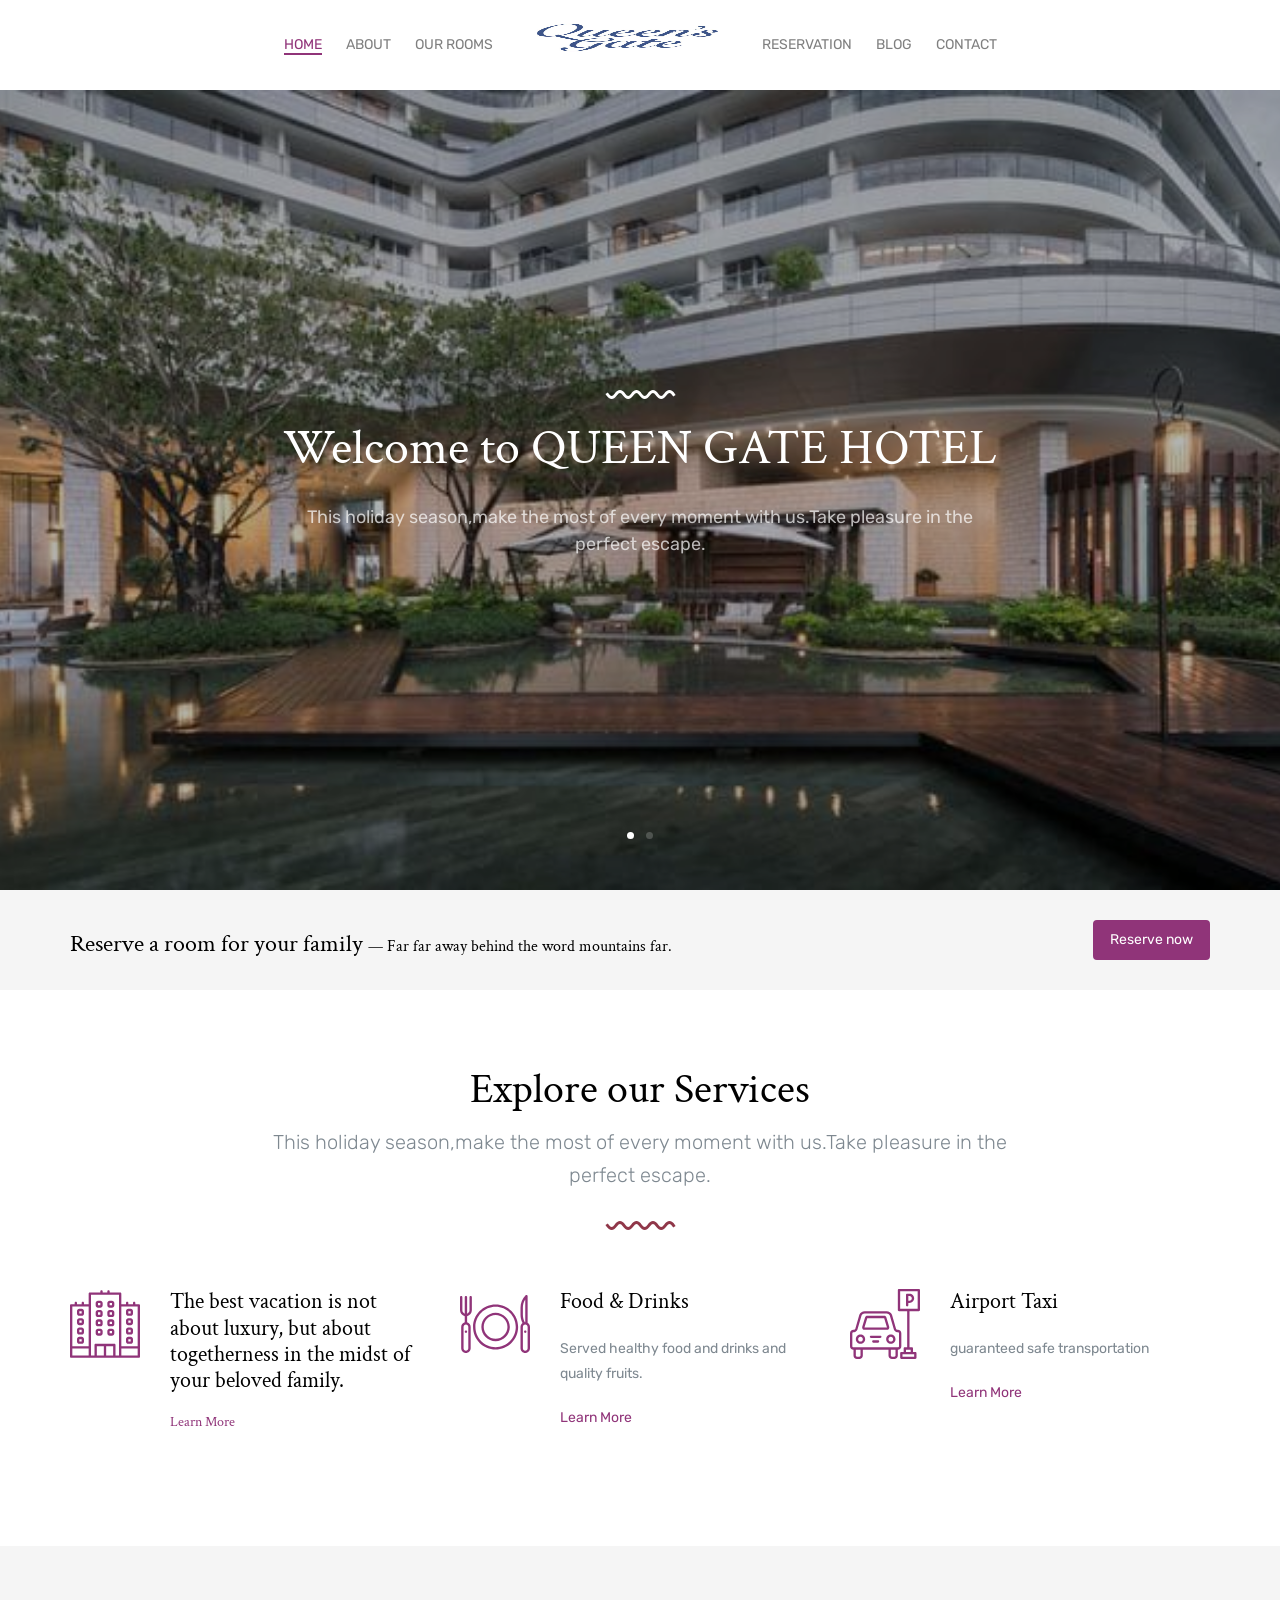
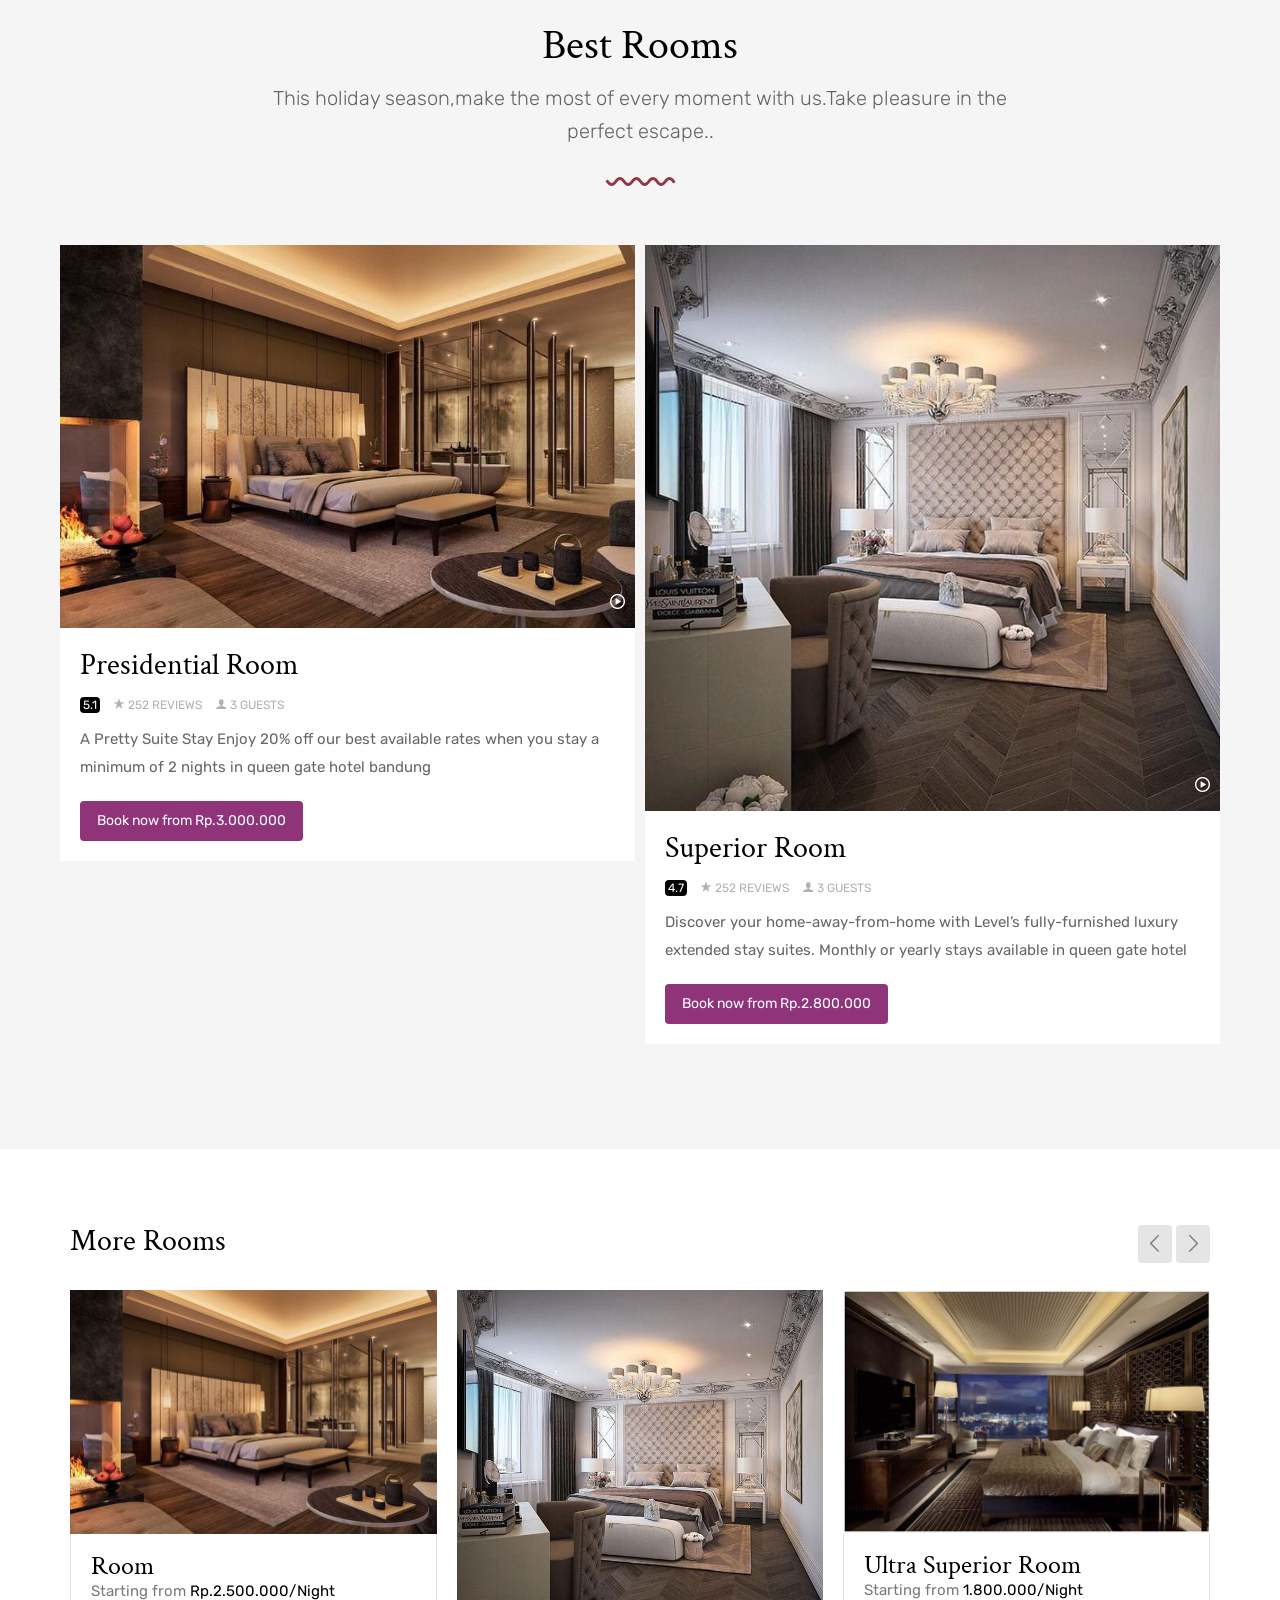
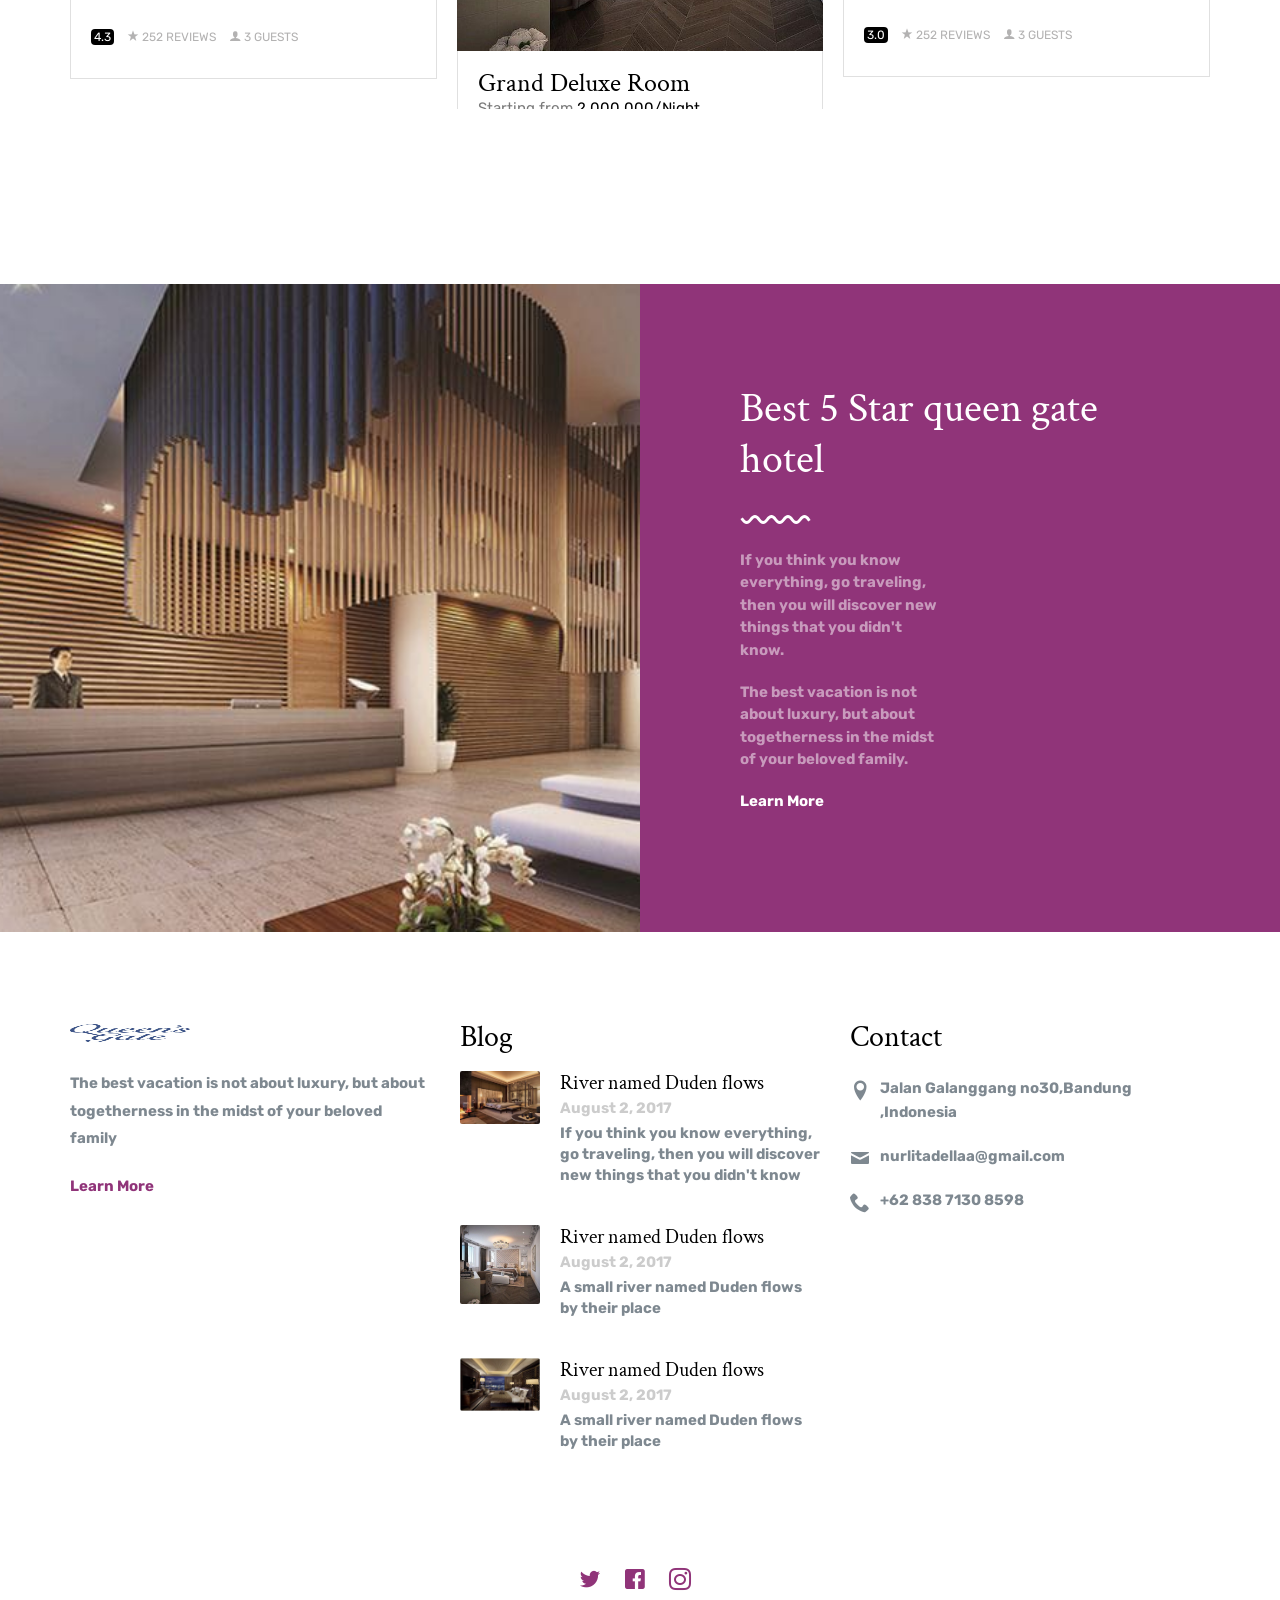
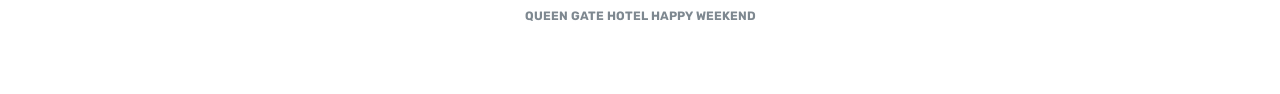
<file: index.html>
<!DOCTYPE html>

<html lang="en">
  <head>
    <meta charset="utf-8">
    <meta name="viewport" content="width=device-width, initial-scale=1">
    <title>QUEEN GATE HOTEL</title>
    <meta name="description" content="Free Bootstrap Theme by uicookies.com">
    <meta name="keywords" content="free website templates, free bootstrap themes, free template, free bootstrap, free website template">
    
    <link href="https://fonts.googleapis.com/css?family=Crimson+Text:300,400,700|Rubik:300,400,700,900" rel="stylesheet">
    <link rel="stylesheet" href="css/styles-merged.css">
    <link rel="stylesheet" href="css/style.min.css">
    <link rel="stylesheet" href="css/custom.css">

    <!--[if lt IE 9]>
      <script src="js/vendor/html5shiv.min.js"></script>
      <script src="js/vendor/respond.min.js"></script>
    <![endif]-->
  </head>
  <body>

  <!-- START: header -->

  <header role="banner" class="probootstrap-header">
    <!-- <div class="container"> -->
    <div class="row">
        <a href="index.html" class="probootstrap-logo visible-xs"><img src="img/logo_1.jpg" class="hires" width="120" height="33" alt="Free Bootstrap Template by uicookies.com"></a>
        
        <a href="#" class="probootstrap-burger-menu visible-xs"><i>Menu</i></a>
        <div class="mobile-menu-overlay"></div>

        <nav role="navigation" class="probootstrap-nav hidden-xs">
          <ul class="probootstrap-main-nav">
            <li class="active"><a href="index.html">Home</a></li>
            <li><a href="about.html">About</a></li>
            <li><a href="rooms.html">Our Rooms</a></li>
            <li class="hidden-xs probootstrap-logo-center"><a href="index.html"><img src="img/logo_1.jpg" class="hires" width="181" height="50" alt="Free Bootstrap Template by uicookies.com"></a></li>
            <li><a href="reservation.html">Reservation</a></li>
            <li><a href="blog.html">Blog</a></li>
            <li><a href="contact.html">Contact</a></li>
          </ul>
          <div class="extra-text visible-xs">
            <a href="#" class="probootstrap-burger-menu"><i>Menu</i></a>
            <h5>Connect With Us</h5>
            <ul class="social-buttons">
              <li><a href="#"><i class="icon-twitter"></i></a></li>
              <li><a href="#"><i class="icon-facebook2"></i></a></li>
              <li><a href="#"><i class="icon-instagram2"></i></a></li>
            </ul>
          </div>
        </nav>
        </div>
    <!-- </div> -->
  </header>
  <!-- END: header -->

  <section class="probootstrap-slider flexslider">
    <ul class="slides">
       <li style="background-image: url(img/slider1.jpg);" class="overlay">
          <div class="container">
            <div class="row">
              <div class="col-md-10 col-md-offset-1">
                <div class="probootstrap-slider-text text-center">
                  <p><img src="img/curve_white.svg" class="seperator probootstrap-animate" alt="Free HTML5 Bootstrap Template"></p>
                  <h1 class="probootstrap-heading probootstrap-animate">Welcome to QUEEN GATE HOTEL</h1>
                  <div class="probootstrap-animate probootstrap-sub-wrap">This holiday season,make the most of every moment with us.Take pleasure in the perfect escape.</div>
                </div>
              </div>
            </div>
          </div>
        </li>
        <li style="background-image: url(img/slider2.jpg);" class="overlay">
          <div class="container">
            <div class="row">
              <div class="col-md-10 col-md-offset-1">
                <div class="probootstrap-slider-text text-center">
                  <p><img src="img/curve_white.svg" class="seperator probootstrap-animate" alt="Free HTML5 Bootstrap Template"></p>
                  <h1 class="probootstrap-heading probootstrap-animate">Enjoy your day at queen gate hotel</h1>
                  <div class="probootstrap-animate probootstrap-sub-wrap">This holiday season,make the most of every moment with us.Take pleasure in the perfect escape.</div>
                </div>
              </div>
            </div>
          </div>
          
        </li>
    </ul>
  </section>

  <section class="probootstrap-cta probootstrap-light">
    <div class="container">
      <div class="row">
        <div class="col-md-12">
          <h2 class="probootstrap-cta-heading">Reserve a room for your family <span> &mdash; Far far away behind the word mountains far.</span></h2>
          <div class="probootstrap-cta-button-wrap"><a href="login.php" class="btn btn-primary">Reserve now</a></div>
        </div>
      </div>
    </div>
  </section>

  <section class="probootstrap-section">
    <div class="container">
      <div class="row mb30">
        <div class="col-md-8 col-md-offset-2 probootstrap-section-heading text-center">
          <h2>Explore our Services</h2>
          <p class="lead">This holiday season,make the most of every moment with us.Take pleasure in the perfect escape.</p>
          <p><img src="img/curve.svg" class="svg" alt="Free HTML5 Bootstrap Template"></p>
        </div>
      </div>
      <div class="row">
        <div class="col-md-4">
          <div class="service left-icon probootstrap-animate">
            <div class="icon">
              <img src="img/flaticon/svg/001-building.svg" class="svg" alt="Free HTML5 Bootstrap Template by uicookies.com">
            </div>
            <div class="text">
              <h3>The best vacation is not about luxury, but about togetherness in the midst of your beloved family.</p>
              <p><a href="#" class="link-with-icon">Learn More <i class=" icon-chevron-right"></i></a></p>
            </div>  
          </div>
        </div>
        <div class="col-md-4">
          <div class="service left-icon probootstrap-animate">
            <div class="icon">
              <img src="img/flaticon/svg/003-restaurant.svg" class="svg" alt="Free HTML5 Bootstrap Template by uicookies.com">
            </div>
            <div class="text">
              <h3>Food &amp; Drinks</h3>
              <p>Served healthy food and drinks and quality fruits.</p>
              <p><a href="#" class="link-with-icon">Learn More <i class=" icon-chevron-right"></i></a></p>
            </div>  
          </div>
        </div>
        <div class="col-md-4">
          <div class="service left-icon probootstrap-animate">
            <div class="icon">
              <img src="img/flaticon/svg/004-parking.svg" class="svg" alt="Free HTML5 Bootstrap Template by uicookies.com">
            </div>
            <div class="text">
              <h3>Airport Taxi</h3>
              <p>guaranteed safe transportation</p>
              <p><a href="#" class="link-with-icon">Learn More <i class=" icon-chevron-right"></i></a></p>
            </div>  
          </div>
        </div>
      </div>
    </div>
  </section>
  <section class="probootstrap-section probootstrap-section-dark">
    <div class="container">
      <div class="row mb30">
        <div class="col-md-8 col-md-offset-2 probootstrap-section-heading text-center">
          <h2>Best Rooms</h2>
          <p class="lead">This holiday season,make the most of every moment with us.Take pleasure in the perfect escape..</p>
          <p><img src="img/curve.svg" class="svg" alt="Free HTML5 Bootstrap Template"></p>
        </div>
      </div>
      <div class="row probootstrap-gutter10">
        <div class="col-md-6">
          <div class="probootstrap-block-image-text">
            <figure>
              <a href="img/img_1.jpg" class="image-popup">
                <img src="img/img_1.jpg" alt="Free HTML5 Bootstrap Template by uicookies.com" class="img-responsive">
              </a>
              <div class="actions">
                <a href="https://vimeo.com/45830194" class="popup-vimeo"><i class="icon-play2"></i></a>
              </div>
            </figure>
            <div class="text">
              <h3><a href="#">Presidential Room</a></h3>
              <div class="post-meta">
                <ul>
                  <li><span class="review-rate">5.1</span> <i class="icon-star"></i> 252 Reviews</li>
                  <li><i class="icon-user2"></i> 3 Guests</li>
                </ul>
              </div>
              <p>A Pretty Suite Stay
Enjoy 20% off our best available rates when you stay a minimum of 2 nights in queen gate hotel bandung</p>
              <p><a href="#" class="btn btn-primary">Book now from Rp.3.000.000</a></p>
            </div>
          </div>
        </div>
        <div class="col-md-6">
          <div class="probootstrap-block-image-text">
            <figure>
              <a href="img/img_2.jpg" class="image-popup">
              <img src="img/img_2.jpg" alt="Free HTML5 Bootstrap Template by uicookies.com" class="img-responsive">
              </a>
              <div class="actions">
                <a href="https://vimeo.com/45830194" class="popup-vimeo"><i class="icon-play2"></i></a>
              </div>
            </figure>
            <div class="text">
              <h3><a href="#"> Superior Room</a></h3>
              <div class="post-meta">
                <ul>
                  <li><span class="review-rate">4.7</span> <i class="icon-star"></i> 252 Reviews</li>
                  <li><i class="icon-user2"></i> 3 Guests</li>
                </ul>
              </div>
              <p>Discover your home-away-from-home with Level’s fully-furnished luxury extended stay suites. Monthly or yearly stays available in queen gate hotel</p>
              <p><a href="#" class="btn btn-primary">Book now from Rp.2.800.000</a></p>
            </div>
          </div>
        </div>
      </div>
    </div>
  </section>
  <section class="probootstrap-section">
    <div class="container">
        <div class="row">
          <div class="col-md-12 probootstrap-relative">
            <h3 class="mt0 mb30">More Rooms</h3>
            <ul class="probootstrap-owl-navigation absolute right">
              <li><a href="#" class="probootstrap-owl-prev"><i class="icon-chevron-thin-left"></i></a></li>
              <li><a href="#" class="probootstrap-owl-next"><i class="icon-chevron-thin-right"></i></a></li>
            </ul>
          </div>
        </div>
        <div class="row">
          <div class="col-md-12 probootstrap-relative">
            <div class="owl-carousel owl-carousel-carousel">
              <div class="item">
                <div class="probootstrap-room">
                  <a href="#"><img src="img/img_1.jpg" alt="Free Bootstrap Template by uicookies.com" class="img-responsive"></a>
                  <div class="text">
                    <h3>Room</h3>
                    <p>Starting from <strong>Rp.2.500.000/Night</strong></p>
                    <div class="post-meta">
                      <ul>
                        <li><span class="review-rate">4.3</span> <i class="icon-star"></i> 252 Reviews</li>
                        <li><i class="icon-user2"></i> 3 Guests</li>
                      </ul>
                    </div>
                  </div>
                </div>
              </div>
              <div class="item">
                <div class="probootstrap-room">
                  <a href="#"><img src="img/img_2.jpg" alt="Free Bootstrap Template by uicookies.com" class="img-responsive"></a>
                  <div class="text">
                    <h3>Grand Deluxe Room</h3>
                    <p>Starting from <strong>2.000.000/Night</strong></p>
                    <div class="post-meta">
                      <ul>
                        <li><span class="review-rate">4.1</span> <i class="icon-star"></i> 252 Reviews</li>
                        <li><i class="icon-user2"></i> 3 Guests</li>
                      </ul>
                    </div>
                  </div>
                </div>
              </div>
              <div class="item">
                <div class="probootstrap-room">
                  <a href="#"><img src="img/img_3.jpg" alt="Free Bootstrap Template by uicookies.com" class="img-responsive"></a>
                  <div class="text">
                    <h3>Ultra Superior Room</h3>
                    <p>Starting from <strong>1.800.000/Night</strong></p>
                    <div class="post-meta">
                      <ul>
                        <li><span class="review-rate">3.0</span> <i class="icon-star"></i> 252 Reviews</li>
                        <li><i class="icon-user2"></i> 3 Guests</li>
                      </ul>
                    </div>
                  </div>
                </div>
              </div>
              <div class="item">
                <div class="probootstrap-room">
                  <a href="#"><img src="img/img_4.jpg" alt="Free Bootstrap Template by uicookies.com" class="img-responsive"></a>
                  <div class="text">
                    <h3>Classic Room</h3>
                    <p>Starting from <strong>1.500.000/Night</strong></p>
                    <div class="post-meta">
                      <ul>
                        <li><span class="review-rate">2.9</span> <i class="icon-star"></i> 252 Reviews</li>
                        <li><i class="icon-user2"></i> 3 Guests</li>
                      </ul>
                    </div>
                  </div>
                </div>
              </div>
              <div class="item">
                <div class="probootstrap-room">
                  <a href="#"><img src="img/img_5.jpg" alt="Free Bootstrap Template by uicookies.com" class="img-responsive"></a>
                  <div class="text">
                    <h3>Grand Deluxe Room</h3>
                    <p>Starting from <strong>Rp.1.300.000/night</p>
                    <div class="post-meta">
                      <ul>
                        <li><span class="review-rate">2.6</span> <i class="icon-star"></i> 252 Reviews</li>
                        <li><i class="icon-user2"></i> 3 Guests</li>
                      </ul>
                    </div>
                  </div>
                </div>
              </div>
              <div class="item">
                <div class="probootstrap-room">
                  <a href="#"><img src="img/img_6.jpg" alt="Free Bootstrap Template by uicookies.com" class="img-responsive"></a>
                  <div class="text">
                    <h3>Ultra Superior Room</h3>
                    <p>Starting from <strong>1.000.000/Night</strong></p>
                    <div class="post-meta">
                      <ul>
                        <li><span class="review-rate">2.3</span> <i class="icon-star"></i> 252 Reviews</li>
                        <li><i class="icon-user2"></i> 3 Guests</li>
                      </ul>
                    </div>
                  </div>
                </div>
              </div>
              <div class="item">
                <div class="probootstrap-room">
                  <a href="#"><img src="img/img_7.jpg" alt="Free Bootstrap Template by uicookies.com" class="img-responsive"></a>
                  <div class="text">
                    <h3>Ultra Superior Room</h3>
                    <p>Starting from <strong>Rp.900.000/Night</strong></p>
                    <div class="post-meta">
                      <ul>
                        <li><span class="review-rate">2.0</span> <i class="icon-star"></i> 252 Reviews</li>
                        <li><i class="icon-user2"></i> 3 Guests</li>
                      </ul>
                    </div>
                  </div>
                </div>
              </div>
            </div>
          </div>
        </div>
      </div>
  </section>

  <section class="probootstrap-half">
    <div class="image" style="background-image: url(img/slider2.jpg);"></div>
    <div class="text">
      <div class="probootstrap-animate fadeInUp probootstrap-animated">
        <h2 class="mt0">Best 5 Star queen gate hotel</h2>
        <p><img src="img/curve_white.svg" class="seperator" alt="Free HTML5 Bootstrap Template"></p>
        <div class="row">
          <div class="col-md-6">
            <p>If you think you know everything, go traveling, then you will discover new things that you didn't know.</p>    <p>
              The best vacation is not about luxury, but about togetherness in the midst of your beloved family.
          </div>
        </div>
        <p><a href="#" class="link-with-icon white">Learn More <i class=" icon-chevron-right"></i></a></p>
      </div>
    </div>
  </section>

  <!-- START: footer -->
  <footer role="contentinfo" class="probootstrap-footer">
    <div class="container">
      <div class="row">
        <div class="col-md-4">
          <div class="probootstrap-footer-widget">
            <p class="mt40"><img src="img/logo1.jpg" class="hires" width="120" height="33" alt="Free HTML5 Bootstrap Template by uicookies.com"></p>
            <p>The best vacation is not about luxury, but about togetherness in the midst of your beloved family</p>
            <p><a href="#" class="link-with-icon">Learn More <i class=" icon-chevron-right"></i></a></p>
          </div>
        </div>
        <div class="col-md-4">
          <div class="probootstrap-footer-widget">
            <h3>Blog</h3>
            <ul class="probootstrap-blog-list">
              <li>
                <a href="#">
                  <figure class="probootstrap-image"><img src="img/img_1.jpg" alt="Free Bootstrap Template by uicookies.com" class="img-responsive"></figure>
                  <div class="probootstrap-text">
                    <h4>River named Duden flows</h4>
                    <span class="meta">August 2, 2017</span>
                    <p>If you think you know everything, go traveling, then you will discover new things that you didn't know</p>
                  </div>
                </a>
              </li>
              <li>
                <a href="#">
                  <figure class="probootstrap-image"><img src="img/img_2.jpg" alt="Free Bootstrap Template by uicookies.com" class="img-responsive"></figure>
                  <div class="probootstrap-text">
                    <h4>River named Duden flows</h4>
                    <span class="meta">August 2, 2017</span>
                    <p>A small river named Duden flows by their place</p>
                  </div>
                </a>
              </li>
              <li>
                <a href="#">
                  <figure class="probootstrap-image"><img src="img/img_3.jpg" alt="Free Bootstrap Template by uicookies.com" class="img-responsive"></figure>
                  <div class="probootstrap-text">
                    <h4>River named Duden flows</h4>
                    <span class="meta">August 2, 2017</span>
                    <p>A small river named Duden flows by their place</p>
                  </div>
                </a>
              </li>
            </ul>
          </div>
        </div>
        <div class="col-md-4">
          <div class="probootstrap-footer-widget">
            <h3>Contact</h3>
            <ul class="probootstrap-contact-info">
              <li><i class="icon-location2"></i> <span>Jalan Galanggang no30,Bandung ,Indonesia</span></li>
              <li><i class="icon-mail"></i><span>nurlitadellaa@gmail.com</span></li>
              <li><i class="icon-phone2"></i><span>+62 838 7130 8598</span></li>
            </ul>
            
          </div>
        </div>
      </div>
      <div class="row mt40">
        <div class="col-md-12 text-center">
          <ul class="probootstrap-footer-social">
            <li><a href=""><i class="icon-twitter"></i></a></li>
            <li><a href=""><i class="icon-facebook"></i></a></li>
            <li><a href=""><i class="icon-instagram2"></i></a></li>
          </ul>
          <p>
            <small>QUEEN GATE HOTEL
            HAPPY WEEKEND</small>
          </p>
          
        </div>
      </div>
    </div>
  </footer>
  <!-- END: footer -->

  <script src="js/scripts.min.js"></script>
  <script src="js/main.min.js"></script>
  <script src="js/custom.js"></script>


  </body>
</html>
</file>
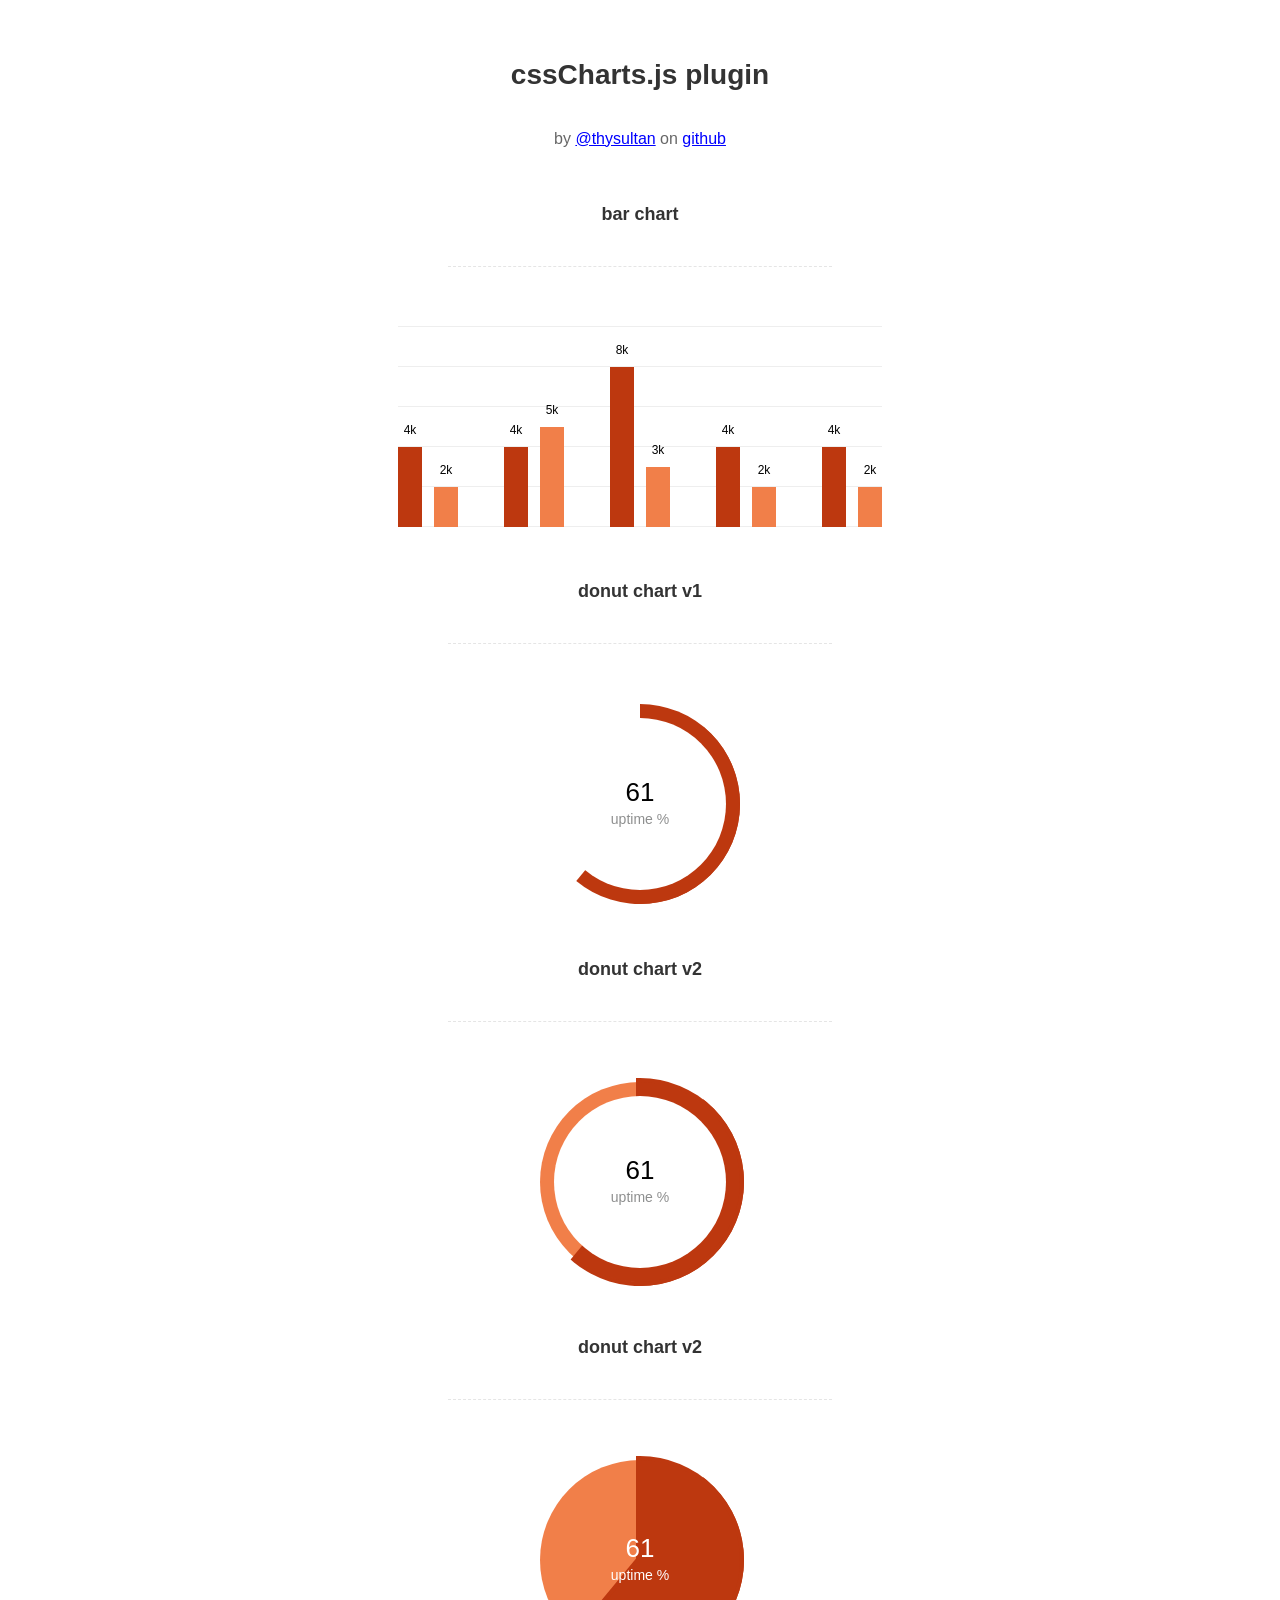
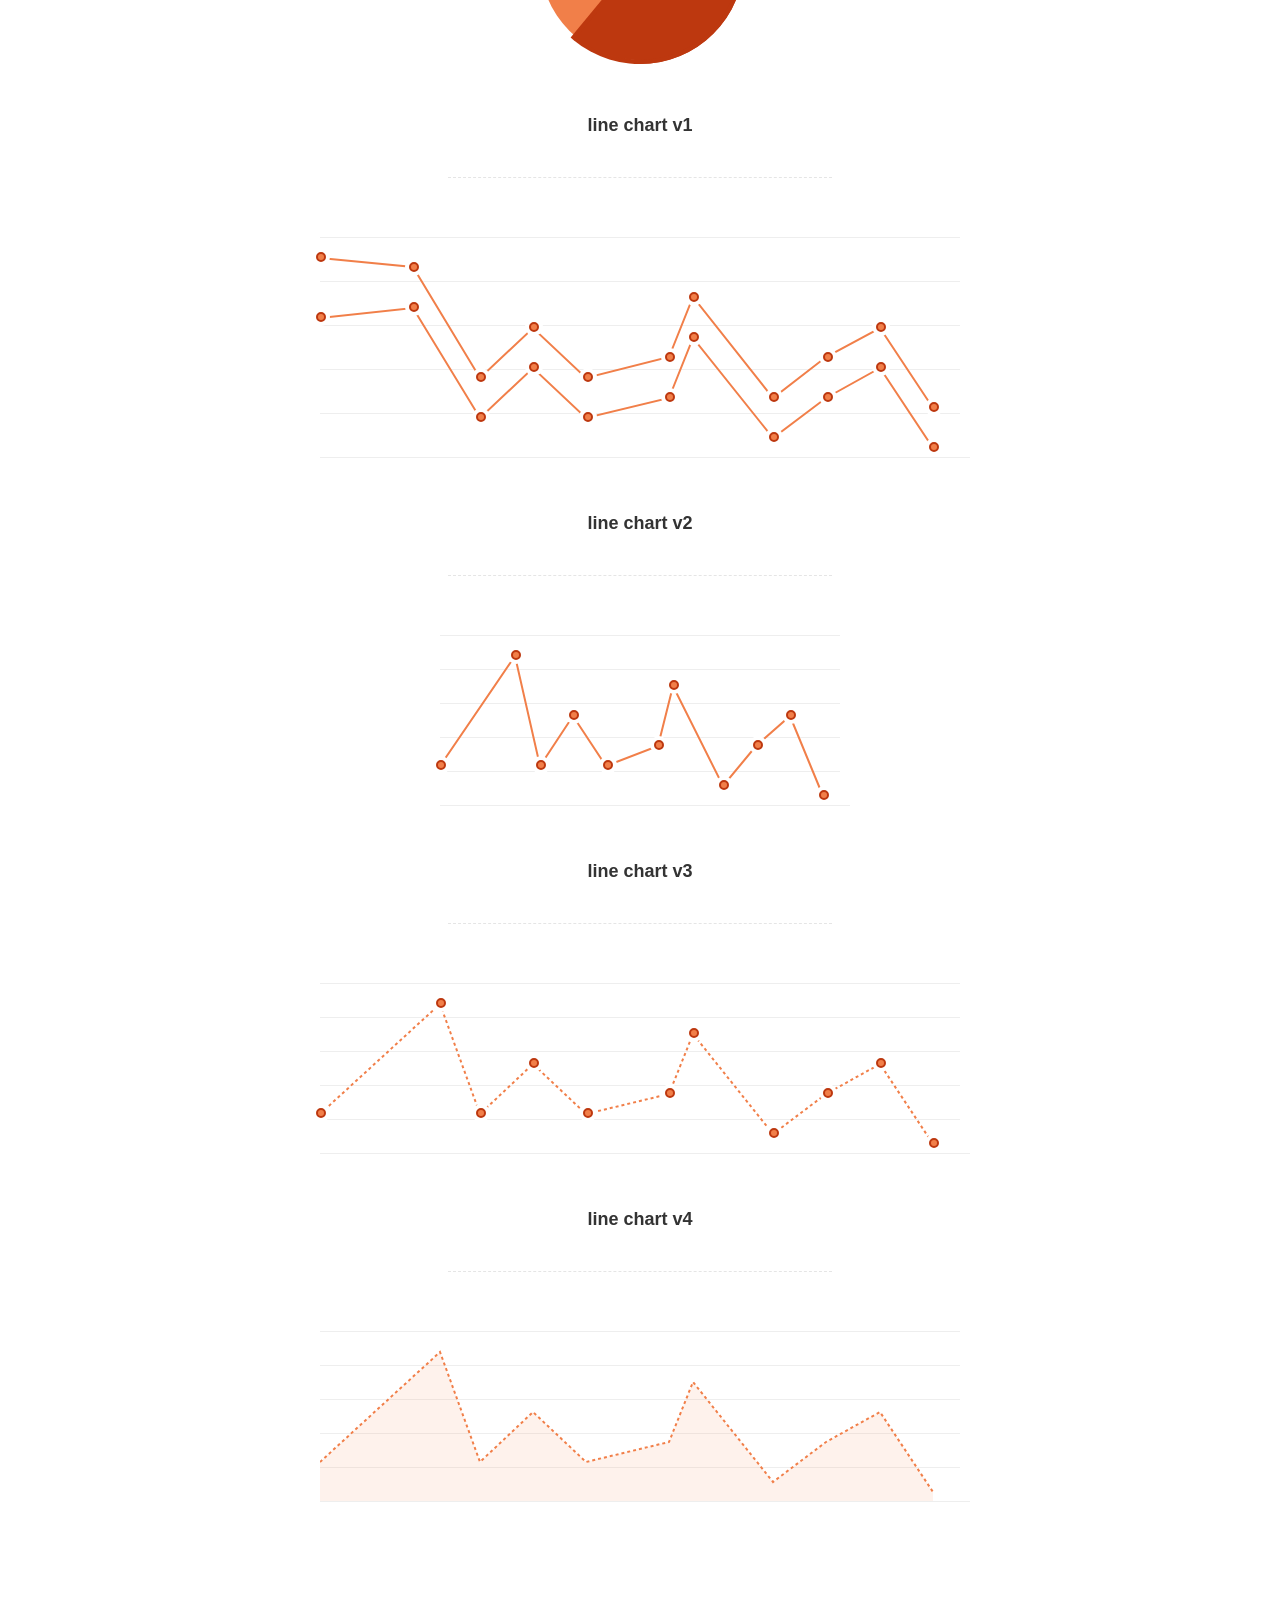
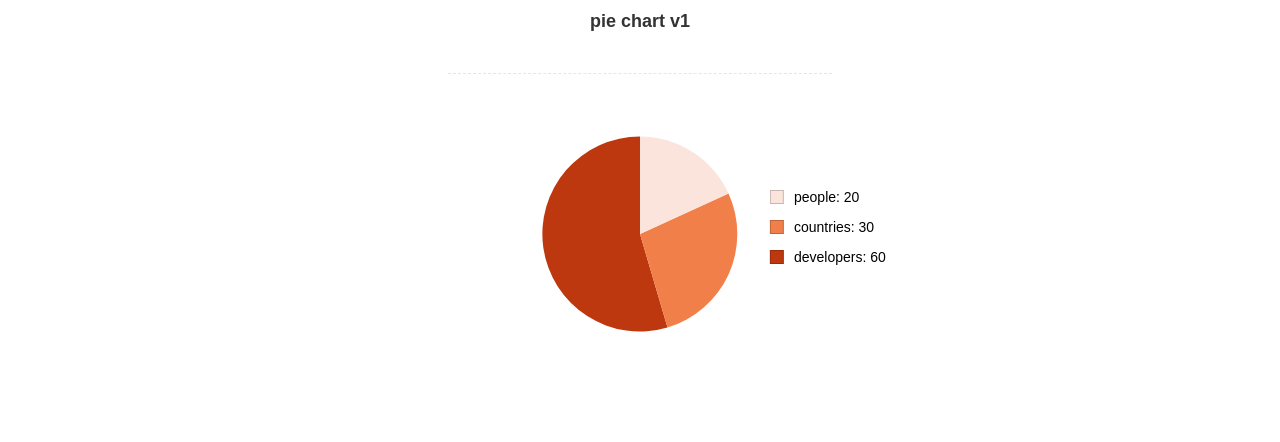
<file: admin/brilliant-free-bootstrap-admin-template/assets/js/Lightweight-Chart/index.html>
<!doctype html>
<html>
    <head>
        <meta charset="utf-8">
        <meta name="description" content="A jquery plugin to create simple donut, bar or line charts with dom nodes, style with css.">
        <meta name="viewport" content="width=device-width, initial-scale=1">
        <title>cssCharts.js - jquery css charts</title>
        <script src="https://ajax.googleapis.com/ajax/libs/jquery/2.1.3/jquery.min.js"></script>

        <link rel="stylesheet" href="cssCharts.css">
        <script src="jquery.chart.js"></script>

        <style>
          /* page specific styles*/
          h1{text-align:center;font-family:sans-serif;font-size:28px;color:#333;padding:40px 0 0 0;}
          h2{text-align:center;font-family:sans-serif;font-size:18px;color:#333;padding:40px 0 0 0;}
          hr{width:60%;height:1px;background:none;border:none;border-bottom:1px dashed rgba(0,0,0,0.1);outline:none;margin:40px auto 60px auto;}

          .desc p{text-align:center;font-size:16px;color:rgba(0,0,0,0.6);padding:20px 0 0 0;font-family:sans-serif;}
          .desc a{color:blue;}
          .wrap{margin:0 auto;width:640px;padding-bottom:100px;}
          #line{width:400px;}
          /* page specific styles*/
        </style>
    </head>
    <body>
      <div class="wrap">

        <div class="desc">
          <h1>cssCharts.js plugin</h1><p>by
          <a href="http://twitter.com/thysultan">@thysultan</a> on
          <a href="https://github.com/sultantarimo/cssCharts.js">github</a>
        </p>
        </div>

        <h2>bar chart</h2>
        <hr>

        <div class="chart">
            <ul class="bar-chart" data-bars="[4,2],[4,5],[8,3],[4,2],[4,2]" data-max="10" data-unit="k" data-width="24"></ul>
        </div>
        <!-- data max is the 100% point of the graph -->
        <!-- set data-grid to 0 for no grid -->
        <!-- data-width is the individual bars width -->

        <h2>donut chart v1</h2>
        <hr>

        <div class="chart">
          <div class="donut-chart" data-percent="0.61" data-title="uptime %"></div>
        </div>

        <h2>donut chart v2</h2>
        <hr>

        <div class="chart">
          <div class="donut-chart fill" data-percent="0.61" data-title="uptime %"></div>
        </div>

        <h2>donut chart v2</h2>
        <hr>

        <div class="chart">
          <div class="donut-chart pie-chart fill" data-percent="0.61" data-title="uptime %"></div>
        </div>
        <!-- pie-chart class for pie chart -->
        <!-- fill class for default donut fill enabled-->

        <h2>line chart v1</h2>
        <hr>

        <div class="chart">
          <ul data-cord="[[0,70,120,160,200,262,280,340,380,420,460],[140,150,40,90,40,60,120,20,60,90,10]],[[0,70,120,160,200,262,280,340,380,420,460],[200,190,80,130,80,100,160,60,100,130,50]]"  class="line-chart"></ul>
        </div>
        <!-- multiple graphs [[x cords],[y cords]] [[x cords],[y cords]] -->

        <h2>line chart v2</h2>
        <hr>

        <div class="chart" id="line">
          <ul data-cord="[0,90,120,160,200,262,280,340,380,420,460],[40,150,40,90,40,60,120,20,60,90,10]" class="line-chart"></ul>
        </div>

        <h2>line chart v3</h2>
        <hr>

        <div class="chart dotted">
          <ul data-cord="[0,90,120,160,200,262,280,340,380,420,460],[40,150,40,90,40,60,120,20,60,90,10]" class="line-chart"></ul>
        </div>

        <h2>line chart v4</h2>
        <hr>

        <div class="chart dotted">
          <ul data-cord="[0,90,120,160,200,262,280,340,380,420,460],[40,150,40,90,40,60,120,20,60,90,10]" data-fill="1" class="line-chart no-points"></ul>
        </div>
        <!-- single graph [x cords],[y cords] -->


        <br><br><br>
        <h2>pie chart v1</h2>
        <hr>

        <div class="chart">
          <div class="pie-thychart" data-set='[["people", 20], ["countries",30], ["developers",60]]' data-colors="#FBE4DB,#F17F49,#BD380F"></div>
        </div>

      </div>

      <script>
        $(function() {
            $('.bar-chart').cssCharts({type:"bar"});
            $('.donut-chart').cssCharts({type:"donut"}).trigger('show-donut-chart');
            $('.line-chart').cssCharts({type:"line"});

            $('.pie-thychart').cssCharts({type:"pie"});
        });
      </script>
    </body>
</html>
</file>
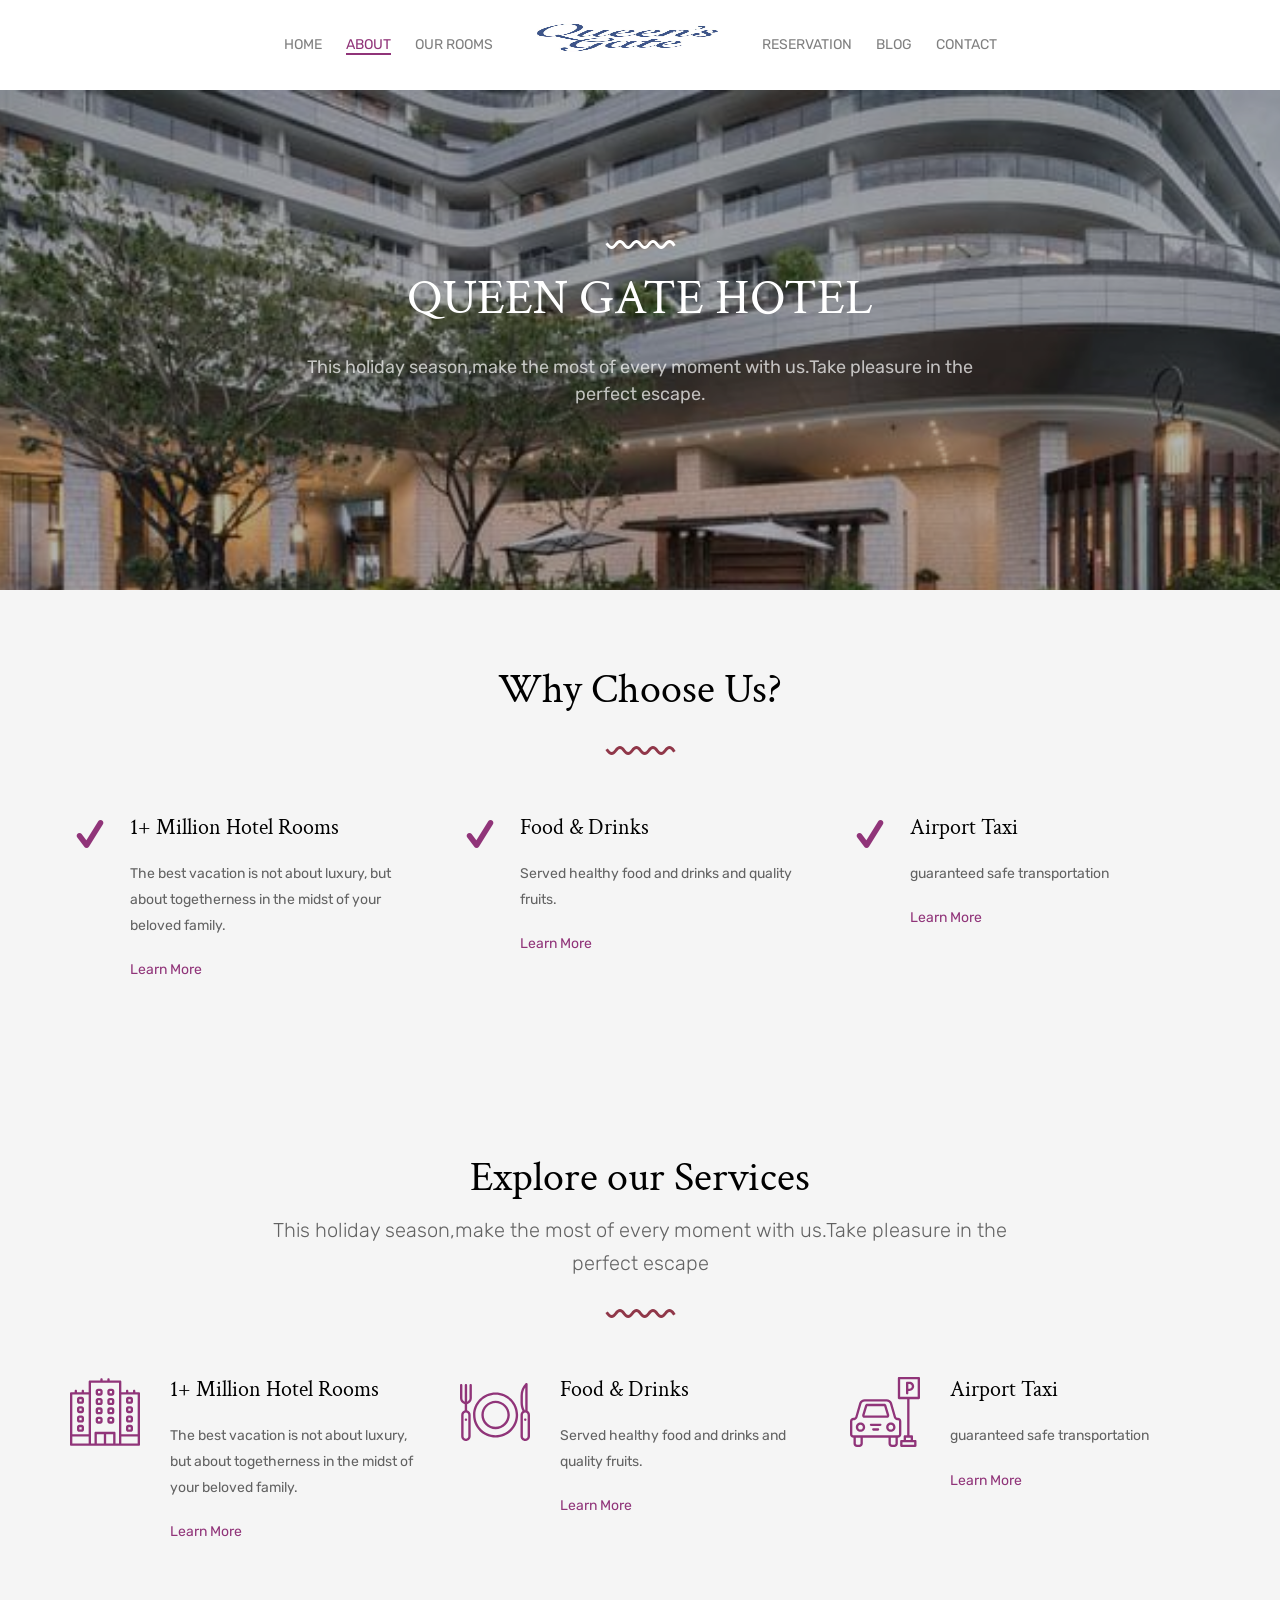
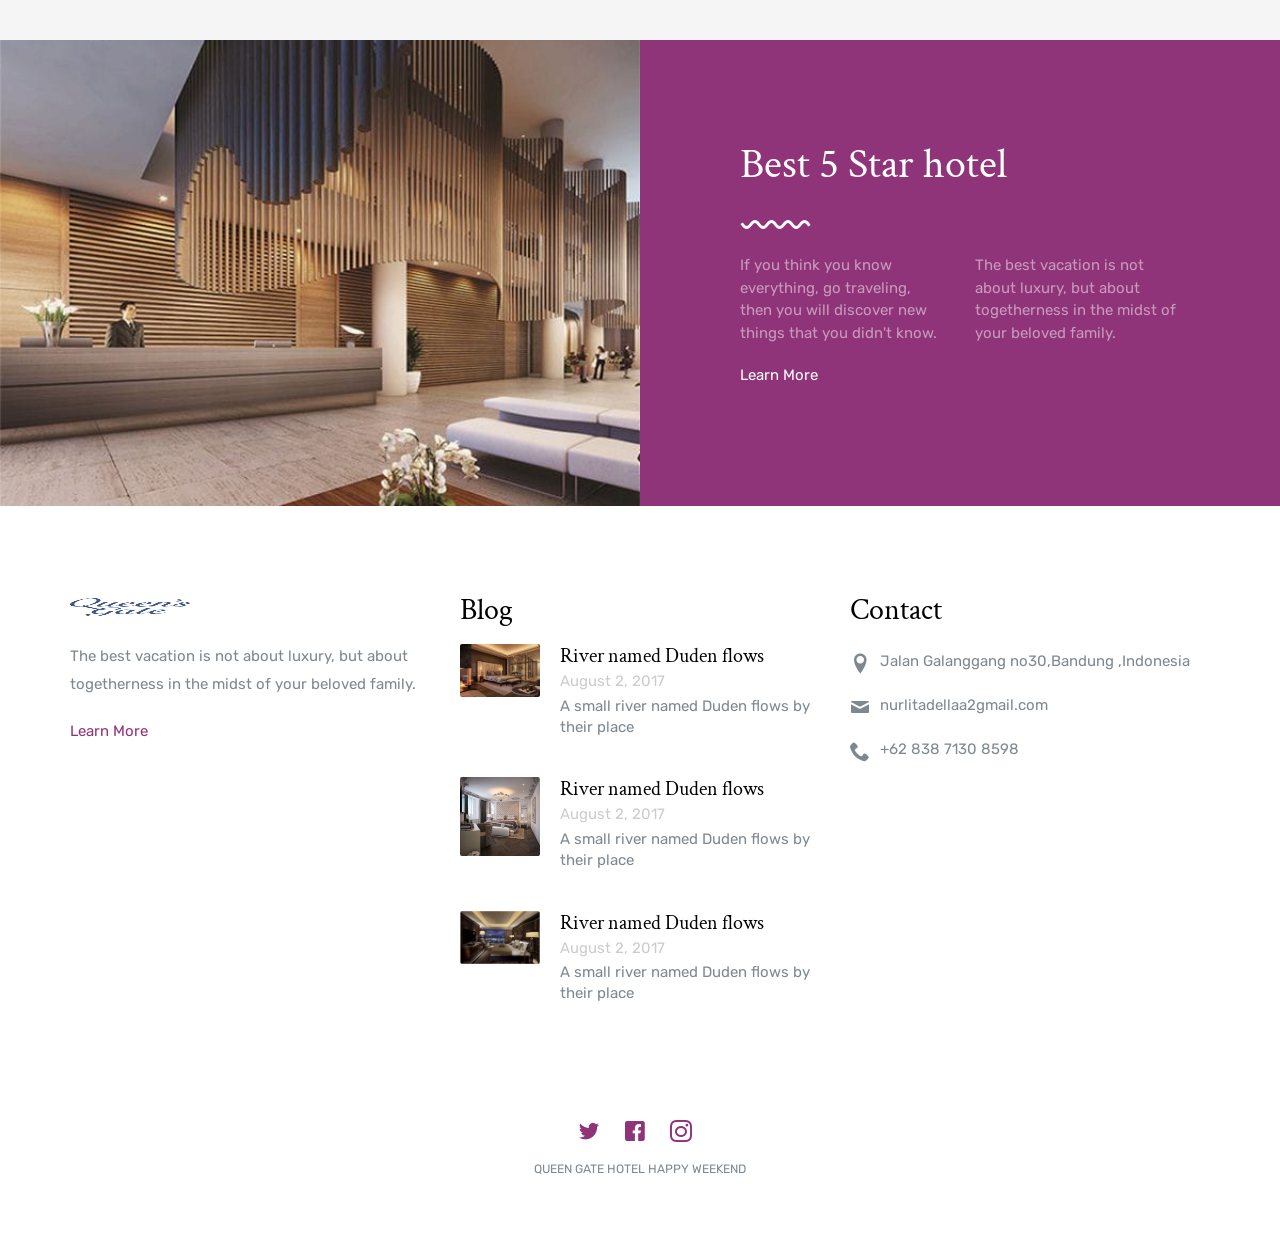
<file: about.html>
<!DOCTYPE html>
<html lang="en">
  <head>
    <meta charset="utf-8">
    <meta name="viewport" content="width=device-width, initial-scale=1">
    <title>QUEEN GATE HOTEL</title>
    <meta name="description" content="Free Bootstrap Theme by uicookies.com">
    <meta name="keywords" content="free website templates, free bootstrap themes, free template, free bootstrap, free website template">
    
    <link href="https://fonts.googleapis.com/css?family=Crimson+Text:300,400,700|Rubik:300,400,700,900" rel="stylesheet">
    <link rel="stylesheet" href="css/styles-merged.css">
    <link rel="stylesheet" href="css/style.min.css">
    <link rel="stylesheet" href="css/custom.css">

    <!--[if lt IE 9]>
      <script src="js/vendor/html5shiv.min.js"></script>
      <script src="js/vendor/respond.min.js"></script>
    <![endif]-->
  </head>
  <body>

  <!-- START: header -->

  <header role="banner" class="probootstrap-header">
    <!-- <div class="container"> -->
    <div class="row">
        <a href="index.html" class="probootstrap-logo visible-xs"><img src="img/logo_1.jpg" class="hires" width="120" height="33" alt="Free Bootstrap Template by uicookies.com"></a>
        
        <a href="#" class="probootstrap-burger-menu visible-xs"><i>Menu</i></a>
        <div class="mobile-menu-overlay"></div>

        <nav role="navigation" class="probootstrap-nav hidden-xs">
          <ul class="probootstrap-main-nav">
            <li><a href="index.html">Home</a></li>
            <li class="active"><a href="about.html">About</a></li>
            <li><a href="rooms.html">Our Rooms</a></li>
            <li class="hidden-xs probootstrap-logo-center"><a href="index.html"><img src="img/logo_1.jpg" class="hires" width="181" height="50" alt="Free Bootstrap Template by uicookies.com"></a></li>
            <li><a href="reservation.html">Reservation</a></li>
            <li><a href="blog.html">Blog</a></li>
            <li><a href="contact.html">Contact</a></li>
          </ul>
          <div class="extra-text visible-xs">
            <a href="#" class="probootstrap-burger-menu"><i>Menu</i></a>
            <h5>Connect With Us</h5>
            <ul class="social-buttons">
              <li><a href="#"><i class="icon-twitter"></i></a></li>
              <li><a href="#"><i class="icon-facebook2"></i></a></li>
              <li><a href="#"><i class="icon-instagram2"></i></a></li>
            </ul>
          </div>
        </nav>
        </div>
    <!-- </div> -->
  </header>
  <!-- END: header -->

  <section class="probootstrap-slider flexslider probootstrap-inner">
    <ul class="slides">
       <li style="background-image: url(img/slider1.jpg);" class="overlay">
          <div class="container">
            <div class="row">
              <div class="col-md-10 col-md-offset-1">
                <div class="probootstrap-slider-text text-center">
                  <p><img src="img/curve_white.svg" class="seperator probootstrap-animate" alt="Free HTML5 Bootstrap Template"></p>
                  <h1 class="probootstrap-heading probootstrap-animate">QUEEN GATE HOTEL</h1>
                  <div class="probootstrap-animate probootstrap-sub-wrap">This holiday season,make the most of every moment with us.Take pleasure in the perfect escape.</div>
                </div>
              </div>
            </div>
          </div>
        </li>
    </ul>
  </section>
  


  <section class="probootstrap-section probootstrap-section-dark">
    <div class="container">
      <div class="row">
        <div class="col-md-12 text-center">
          <h2 class="mt0">Why Choose Us?</h2>
          <p class="mb50"><img src="img/curve.svg" class="svg" alt="Free HTML5 Bootstrap Template"></p>
        </div>
        <div class="col-md-4">
          <div class="service left-icon left-icon-sm probootstrap-animate">
            <div class="icon">
              <i class="icon-check"></i>
            </div>
            <div class="text">
              <h3>1+ Million Hotel Rooms</h3>
              <p>The best vacation is not about luxury, but about togetherness in the midst of your beloved family.</p>
              <p><a href="#" class="link-with-icon">Learn More <i class=" icon-chevron-right"></i></a></p>
            </div>  
          </div>
        </div>
        <div class="col-md-4">
          <div class="service left-icon left-icon-sm probootstrap-animate">
            <div class="icon">
              <i class="icon-check"></i>
            </div>
            <div class="text">
              <h3>Food &amp; Drinks</h3>
              <p>Served healthy food and drinks and quality fruits.</p>
              <p><a href="#" class="link-with-icon">Learn More <i class=" icon-chevron-right"></i></a></p>
            </div>  
          </div>
        </div>
        <div class="col-md-4">
          <div class="service left-icon left-icon-sm probootstrap-animate">
            <div class="icon">
              <i class="icon-check"></i>
            </div>
            <div class="text">
              <h3>Airport Taxi</h3>
              <p>guaranteed safe transportation</p>
              <p><a href="#" class="link-with-icon">Learn More <i class=" icon-chevron-right"></i></a></p>
            </div>  
          </div>
        </div>
      </div>
    </div>
  </section>
  
  

  <section class="probootstrap-section probootstrap-section-dark">
    <div class="container">
      <div class="row mb30">
        <div class="col-md-8 col-md-offset-2 probootstrap-section-heading text-center">
          <h2>Explore our Services</h2>
          <p class="lead">This holiday season,make the most of every moment with us.Take pleasure in the perfect escape</p>
          <p><img src="img/curve.svg" class="svg" alt="Free HTML5 Bootstrap Template"></p>
        </div>
      </div>
      <div class="row">
        <div class="col-md-4">
          <div class="service left-icon probootstrap-animate">
            <div class="icon">
              <img src="img/flaticon/svg/001-building.svg" class="svg" alt="Free HTML5 Bootstrap Template by uicookies.com">
            </div>
            <div class="text">
              <h3>1+ Million Hotel Rooms</h3>
              <p>The best vacation is not about luxury, but about togetherness in the midst of your beloved family.</p>
              <p><a href="#" class="link-with-icon">Learn More <i class=" icon-chevron-right"></i></a></p>
            </div>  
          </div>
        </div>
        <div class="col-md-4">
          <div class="service left-icon probootstrap-animate">
            <div class="icon">
              <img src="img/flaticon/svg/003-restaurant.svg" class="svg" alt="Free HTML5 Bootstrap Template by uicookies.com">
            </div>
            <div class="text">
              <h3>Food &amp; Drinks</h3>
              <p>Served healthy food and drinks and quality fruits.</p>
              <p><a href="#" class="link-with-icon">Learn More <i class=" icon-chevron-right"></i></a></p>
            </div>  
          </div>
        </div>
        <div class="col-md-4">
          <div class="service left-icon probootstrap-animate">
            <div class="icon">
              <img src="img/flaticon/svg/004-parking.svg" class="svg" alt="Free HTML5 Bootstrap Template by uicookies.com">
            </div>
            <div class="text">
              <h3>Airport Taxi</h3>
              <p>guaranteed safe transportation</p>
              <p><a href="#" class="link-with-icon">Learn More <i class=" icon-chevron-right"></i></a></p>
            </div>  
          </div>
        </div>
      </div>
    </div>
  </section>

  <section class="probootstrap-half">
    <div class="image" style="background-image: url(img/slider2.jpg);"></div>
    <div class="text">
      <div class="probootstrap-animate fadeInUp probootstrap-animated">
        <h2 class="mt0">Best 5 Star hotel</h2>
        <p><img src="img/curve_white.svg" class="seperator" alt="Free HTML5 Bootstrap Template"></p>
        <div class="row">
          <div class="col-md-6">
            <p>If you think you know everything, go traveling, then you will discover new things that you didn't know.</p>    
          </div>
          <div class="col-md-6">
            <p>The best vacation is not about luxury, but about togetherness in the midst of your beloved family.</p>    
          </div>
        </div>
        <p><a href="#" class="link-with-icon white">Learn More <i class=" icon-chevron-right"></i></a></p>
      </div>
    </div>
  </section>

  <!-- START: footer -->
  <footer role="contentinfo" class="probootstrap-footer">
    <div class="container">
      <div class="row">
        <div class="col-md-4">
          <div class="probootstrap-footer-widget">
            <p class="mt40"><img src="img/logo_1.jpg" class="hires" width="120" height="33" alt="Free HTML5 Bootstrap Template by uicookies.com"></p>
            <p>The best vacation is not about luxury, but about togetherness in the midst of your beloved family.</p>
            <p><a href="#" class="link-with-icon">Learn More <i class=" icon-chevron-right"></i></a></p>
          </div>
        </div>
        <div class="col-md-4">
          <div class="probootstrap-footer-widget">
            <h3>Blog</h3>
            <ul class="probootstrap-blog-list">
              <li>
                <a href="#">
                  <figure class="probootstrap-image"><img src="img/img_1.jpg" alt="Free Bootstrap Template by uicookies.com" class="img-responsive"></figure>
                  <div class="probootstrap-text">
                    <h4>River named Duden flows</h4>
                    <span class="meta">August 2, 2017</span>
                    <p>A small river named Duden flows by their place</p>
                  </div>
                </a>
              </li>
              <li>
                <a href="#">
                  <figure class="probootstrap-image"><img src="img/img_2.jpg" alt="Free Bootstrap Template by uicookies.com" class="img-responsive"></figure>
                  <div class="probootstrap-text">
                    <h4>River named Duden flows</h4>
                    <span class="meta">August 2, 2017</span>
                    <p>A small river named Duden flows by their place</p>
                  </div>
                </a>
              </li>
              <li>
                <a href="#">
                  <figure class="probootstrap-image"><img src="img/img_3.jpg" alt="Free Bootstrap Template by uicookies.com" class="img-responsive"></figure>
                  <div class="probootstrap-text">
                    <h4>River named Duden flows</h4>
                    <span class="meta">August 2, 2017</span>
                    <p>A small river named Duden flows by their place</p>
                  </div>
                </a>
              </li>
            </ul>
          </div>
        </div>
        <div class="col-md-4">
          <div class="probootstrap-footer-widget">
            <h3>Contact</h3>
            <ul class="probootstrap-contact-info">
              <li><i class="icon-location2"></i> <span>Jalan Galanggang no30,Bandung ,Indonesia</span></li>
              <li><i class="icon-mail"></i><span>nurlitadellaa2gmail.com</span></li>
              <li><i class="icon-phone2"></i><span>+62 838 7130 8598</span></li>
            </ul>
            
          </div>
        </div>
      </div>
      <div class="row mt40">
        <div class="col-md-12 text-center">
          <ul class="probootstrap-footer-social">
            <li><a href=""><i class="icon-twitter"></i></a></li>
            <li><a href=""><i class="icon-facebook"></i></a></li>
            <li><a href=""><i class="icon-instagram2"></i></a></li>
          </ul>
          <p>
            <small>QUEEN GATE HOTEL
            HAPPY WEEKEND </small>
          </p>
          
        </div>
      </div>
    </div>
  </footer>
  <!-- END: footer -->
  
 
  <script src="js/scripts.min.js"></script>
  <script src="js/main.min.js"></script>
  <script src="js/custom.js"></script>

  </body>
</html>
</file>
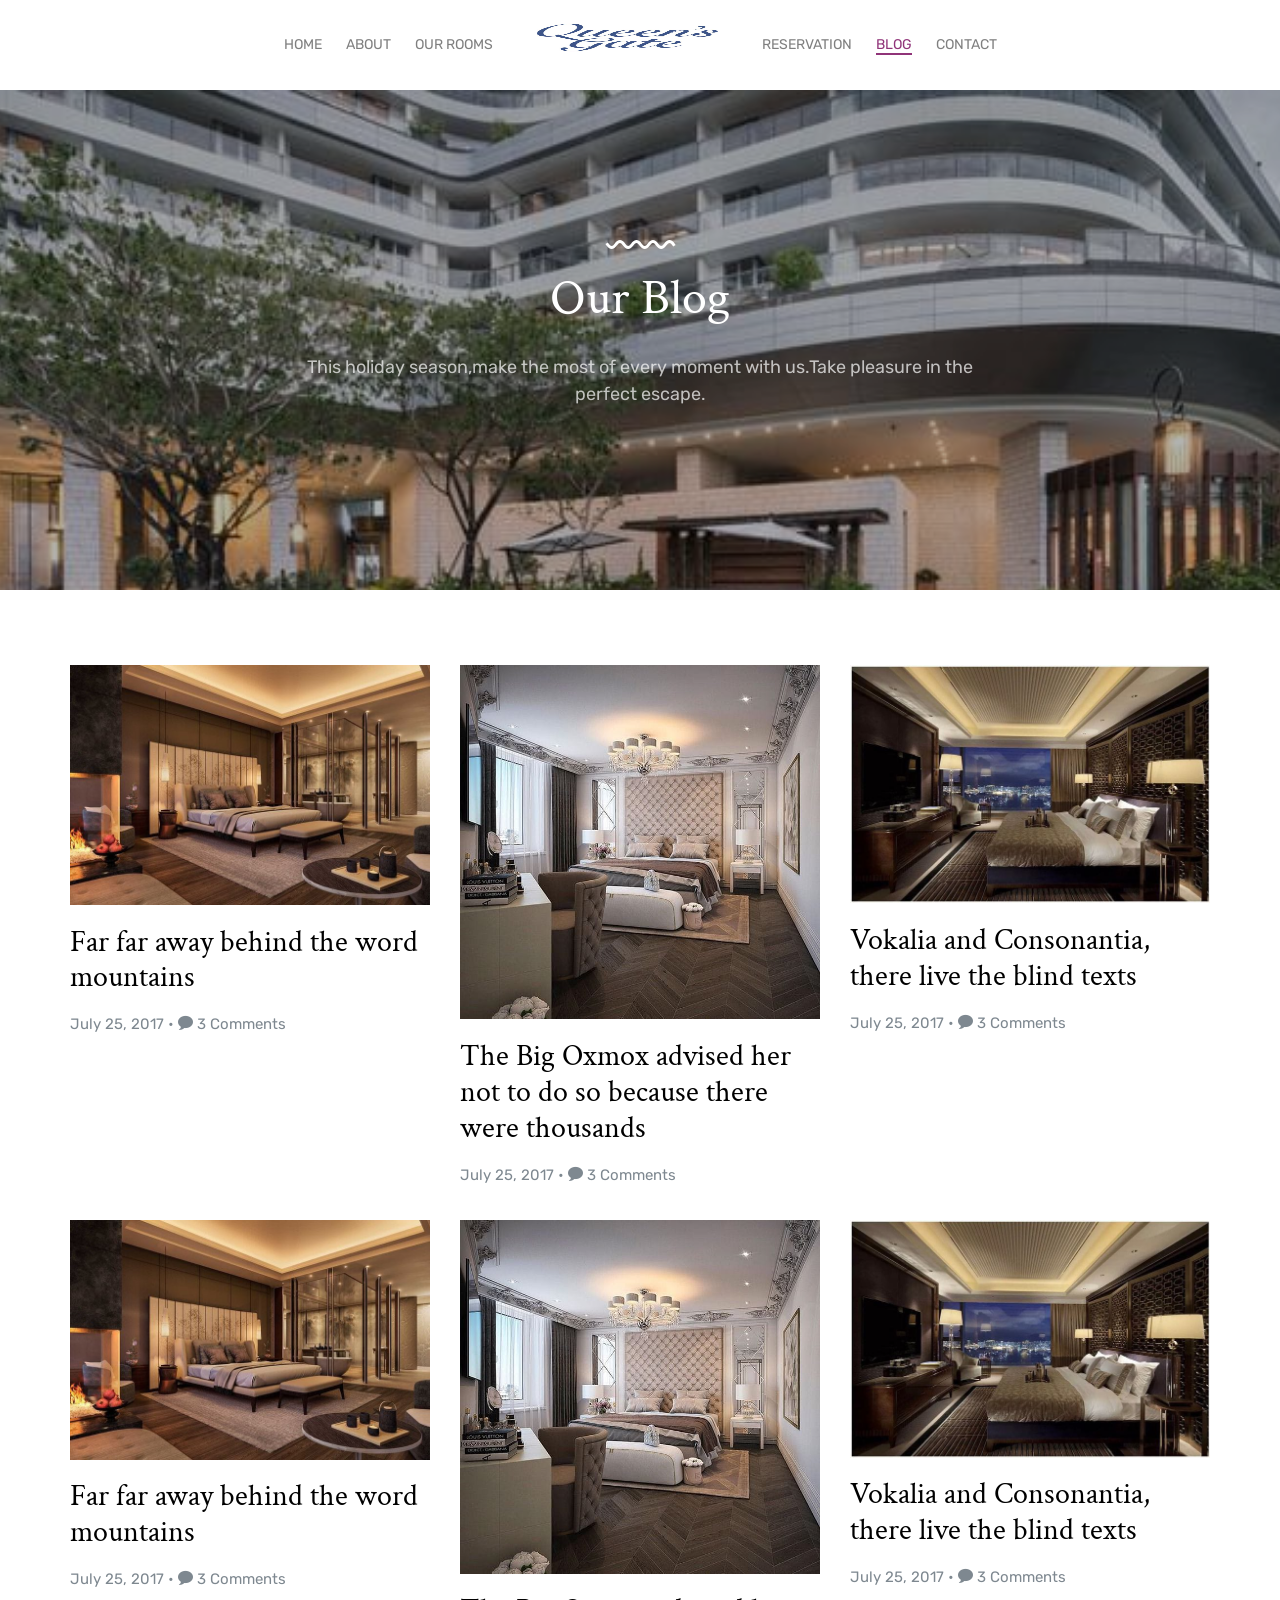
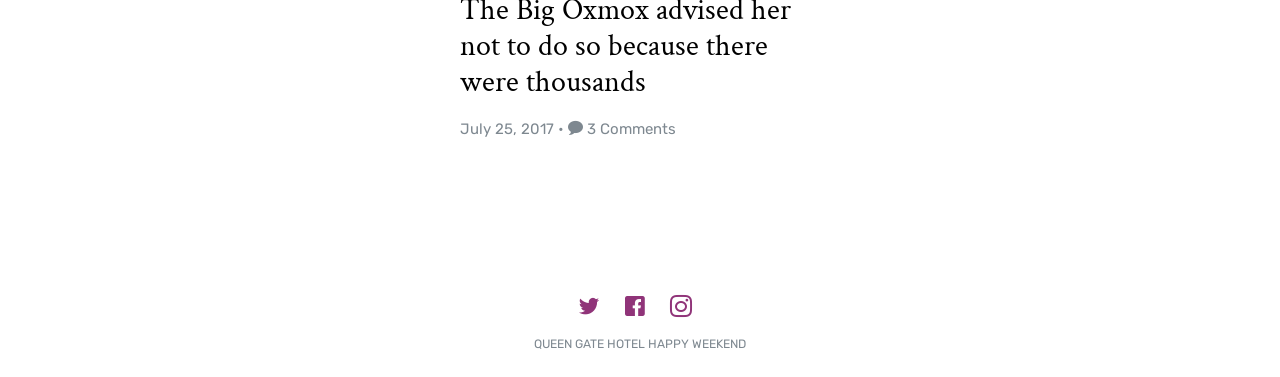
<file: blog.html>
<!DOCTYPE html>

<html lang="en">
  <head>
    <meta charset="utf-8">
    <meta name="viewport" content="width=device-width, initial-scale=1">
    <title>QUEEN GATE HOTEL</title>
    <meta name="description" content="Free Bootstrap Theme by uicookies.com">
    <meta name="keywords" content="free website templates, free bootstrap themes, free template, free bootstrap, free website template">
    
    <link href="https://fonts.googleapis.com/css?family=Crimson+Text:300,400,700|Rubik:300,400,700,900" rel="stylesheet">
    <link rel="stylesheet" href="css/styles-merged.css">
    <link rel="stylesheet" href="css/style.min.css">
    <link rel="stylesheet" href="css/custom.css">

    <!--[if lt IE 9]>
      <script src="js/vendor/html5shiv.min.js"></script>
      <script src="js/vendor/respond.min.js"></script>
    <![endif]-->
  </head>
  <body>

  <!-- START: header -->

  <header role="banner" class="probootstrap-header">
    <!-- <div class="container"> -->
    <div class="row">
        <a href="index.html" class="probootstrap-logo visible-xs"><img src="img/logo_1.jpg" class="hires" width="120" height="33" alt="Free Bootstrap Template by uicookies.com"></a>
        
        <a href="#" class="probootstrap-burger-menu visible-xs"><i>Menu</i></a>
        <div class="mobile-menu-overlay"></div>

        <nav role="navigation" class="probootstrap-nav hidden-xs">
          <ul class="probootstrap-main-nav">
            <li><a href="index.html">Home</a></li>
            <li><a href="about.html">About</a></li>
            <li><a href="rooms.html">Our Rooms</a></li>
            <li class="hidden-xs probootstrap-logo-center"><a href="index.html"><img src="img/logo_1.jpg" class="hires" width="181" height="50" alt="Free Bootstrap Template by uicookies.com"></a></li>
            <li><a href="reservation.html">Reservation</a></li>
            <li class="active"><a href="blog.html">Blog</a></li>
            <li><a href="contact.html">Contact</a></li>
          </ul>
          <div class="extra-text visible-xs">
            <a href="#" class="probootstrap-burger-menu"><i>Menu</i></a>
            <h5>Connect With Us</h5>
            <ul class="social-buttons">
              <li><a href="#"><i class="icon-twitter"></i></a></li>
              <li><a href="#"><i class="icon-facebook2"></i></a></li>
              <li><a href="#"><i class="icon-instagram2"></i></a></li>
            </ul>
          </div>
        </nav>
        </div>
    <!-- </div> -->
  </header>
  <!-- END: header -->

  <section class="probootstrap-slider flexslider probootstrap-inner">
    <ul class="slides">
       <li style="background-image: url(img/slider1.jpg);" class="overlay">
          <div class="container">
            <div class="row">
              <div class="col-md-10 col-md-offset-1">                <div class="probootstrap-slider-text text-center">
                  <p><img src="img/curve_white.svg" class="seperator probootstrap-animate" alt="Free HTML5 Bootstrap Template"></p>
                  <h1 class="probootstrap-heading probootstrap-animate">Our Blog</h1>
                  <div class="probootstrap-animate probootstrap-sub-wrap">This holiday season,make the most of every moment with us.Take pleasure in the perfect escape.</div>
                </div>
              </div>
            </div>
          </div>
        </li>
    </ul>
  </section>
  
  <section class="probootstrap-section">
    <div class="container">
      <div class="row">
        <div class="col-md-4 col-sm-6 col-xs-12">
          <div class="probootstrap-hentry mb30">
            <p><a href="#"><img src="img/img_1.jpg" alt="Free Bootstrap Template by uicookies.com" class="img-responsive"></a></p>
            <h3 class="mt0"><a href="#" class="hover-reverse">Far far away behind the word mountains</a></h3>
            <p class="text-mute">July 25, 2017 • <i class="icon-bubble"></i> 3 Comments</p>
          </div>
        </div>
        <div class="col-md-4 col-sm-6 col-xs-12">
          <div class="probootstrap-hentry mb30">
            <p><a href="#"><img src="img/img_2.jpg" alt="Free Bootstrap Template by uicookies.com" class="img-responsive"></a></p>
            <h3 class="mt0"><a href="#" class="hover-reverse">The Big Oxmox advised her not to do so because there were thousands</a></h3>
            <p class="text-mute">July 25, 2017 • <i class="icon-bubble"></i> 3 Comments</p>
          </div>
        </div>
        <div class="clearfix visible-sm-block"></div>
        <div class="col-md-4 col-sm-6 col-xs-12">
          <div class="probootstrap-hentry mb30">
            <p><a href="#"><img src="img/img_3.jpg" alt="Free Bootstrap Template by uicookies.com" class="img-responsive"></a></p>
            <h3 class="mt0"><a href="#" class="hover-reverse">Vokalia and Consonantia, there live the blind texts</a></h3>
            <p class="text-mute">July 25, 2017 • <i class="icon-bubble"></i> 3 Comments</p>
          </div>
        </div>

        <div class="clearfix visible-lg-block visible-md-block"></div>

        <div class="col-md-4 col-sm-6 col-xs-12">
          <div class="probootstrap-hentry mb30">
            <p><a href="#"><img src="img/img_1.jpg" alt="Free Bootstrap Template by uicookies.com" class="img-responsive"></a></p>
            <h3 class="mt0"><a href="#" class="hover-reverse">Far far away behind the word mountains</a></h3>
            <p class="text-mute">July 25, 2017 • <i class="icon-bubble"></i> 3 Comments</p>
          </div>
        </div>
        <div class="clearfix visible-sm-block"></div>
        <div class="col-md-4 col-sm-6 col-xs-12">
          <div class="probootstrap-hentry mb30">
            <p><a href="#"><img src="img/img_2.jpg" alt="Free Bootstrap Template by uicookies.com" class="img-responsive"></a></p>
            <h3 class="mt0"><a href="#" class="hover-reverse">The Big Oxmox advised her not to do so because there were thousands</a></h3>
            <p class="text-mute">July 25, 2017 • <i class="icon-bubble"></i> 3 Comments</p>
          </div>
        </div>
        <div class="col-md-4 col-sm-6 col-xs-12">
          <div class="probootstrap-hentry mb30">
            <p><a href="#"><img src="img/img_3.jpg" alt="Free Bootstrap Template by uicookies.com" class="img-responsive"></a></p>
            <h3 class="mt0"><a href="#" class="hover-reverse">Vokalia and Consonantia, there live the blind texts</a></h3>
            <p class="text-mute">July 25, 2017 • <i class="icon-bubble"></i> 3 Comments</p>
          </div>
        </div>
        <div class="clearfix visible-lg-block visible-md-block"></div>

      </div>
    </div>
  </section>

      <div class="row mt40">
        <div class="col-md-12 text-center">
          <ul class="probootstrap-footer-social">
            <li><a href=""><i class="icon-twitter"></i></a></li>
            <li><a href=""><i class="icon-facebook"></i></a></li>
            <li><a href=""><i class="icon-instagram2"></i></a></li>
          </ul>
          <p>
            <small>QUEEN GATE HOTEL
            HAPPY WEEKEND </small>
          </p>
          
        </div>
      </div>
    </div>
  </footer>
  <!-- END: footer -->
  <script src="js/scripts.min.js"></script>
  <script src="js/main.min.js"></script>
  <script src="js/custom.js"></script>
  </body>
</html>
</file>
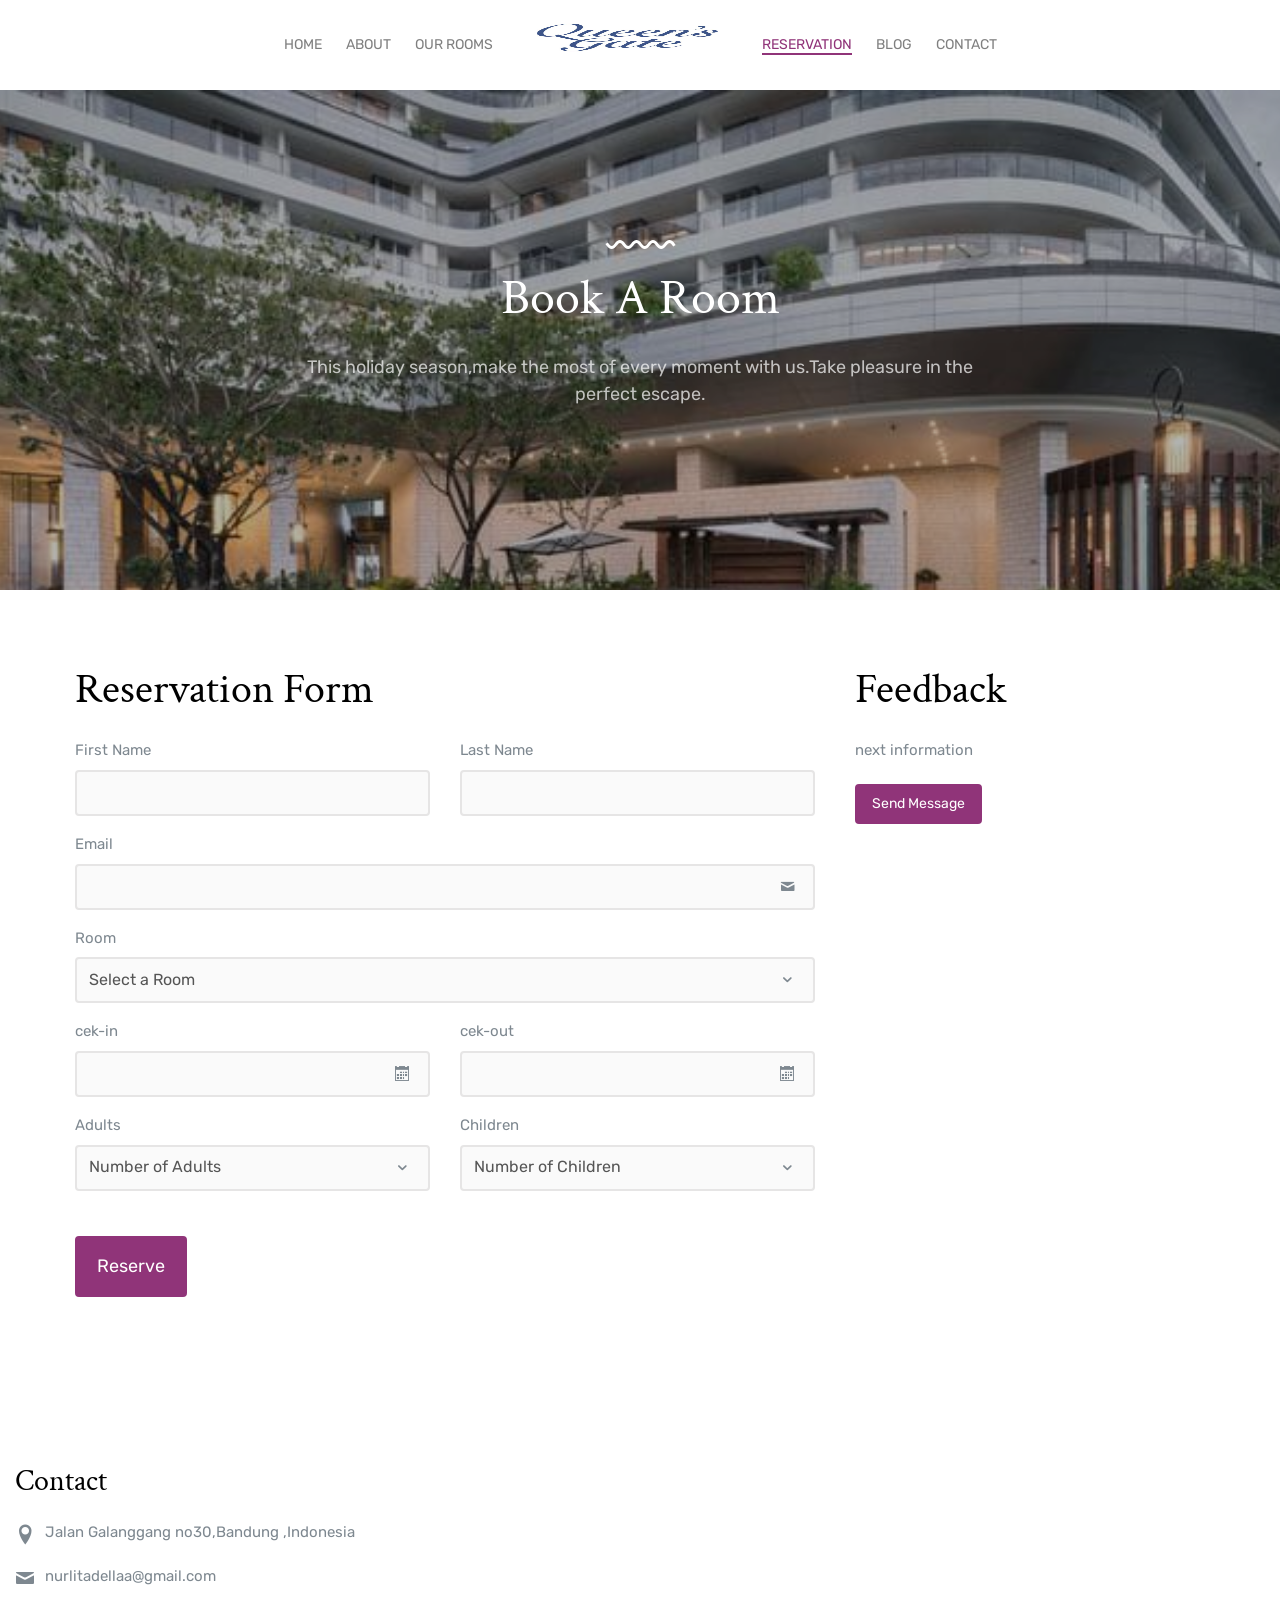
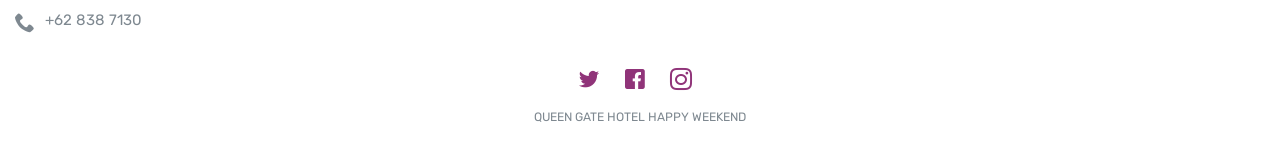
<file: reservation.html>
<!DOCTYPE html>

<html lang="en">
  <head>
    <meta charset="utf-8">
    <meta name="viewport" content="width=device-width, initial-scale=1">
    <title>QUEEN GATE HOTEL</title>
    <meta name="description" content="Free Bootstrap Theme by uicookies.com">
    <meta name="keywords" content="free website templates, free bootstrap themes, free template, free bootstrap, free website template">
    
    <link href="https://fonts.googleapis.com/css?family=Crimson+Text:300,400,700|Rubik:300,400,700,900" rel="stylesheet">
    <link rel="stylesheet" href="css/styles-merged.css">
    <link rel="stylesheet" href="css/style.min.css">
    <link rel="stylesheet" href="css/custom.css">

    <!--[if lt IE 9]>
      <script src="js/vendor/html5shiv.min.js"></script>
      <script src="js/vendor/respond.min.js"></script>
    <![endif]-->
  </head>
  <body>

  <!-- START: header -->

  <header role="banner" class="probootstrap-header">
    <!-- <div class="container"> -->
    <div class="row">
        <a href="index.html" class="probootstrap-logo visible-xs"><img src="img/logo_1.jpg" class="hires" width="120" height="33" alt="Free Bootstrap Template by uicookies.com"></a>
        
        <a href="#" class="probootstrap-burger-menu visible-xs"><i>Menu</i></a>
        <div class="mobile-menu-overlay"></div>

        <nav role="navigation" class="probootstrap-nav hidden-xs">
          <ul class="probootstrap-main-nav">
            <li><a href="index.html">Home</a></li>
            <li><a href="about.html">About</a></li>
            <li><a href="rooms.html">Our Rooms</a></li>
            <li class="hidden-xs probootstrap-logo-center"><a href="index.html"><img src="img/logo_1.jpg" class="hires" width="181" height="50" alt="Free Bootstrap Template by uicookies.com"></a></li>
            <li class="active"><a href=".html">Reservation</a></li>
            <li><a href="blog.html">Blog</a></li>
            <li><a href="contact.html">Contact</a></li>
          </ul>
          <div class="extra-text visible-xs">
            <a href="#" class="probootstrap-burger-menu"><i>Menu</i></a>
            <h5>Connect With Us</h5>
            <ul class="social-buttons">
              <li><a href="#"><i class="icon-twitter"></i></a></li>
              <li><a href="#"><i class="icon-facebook2"></i></a></li>
              <li><a href="#"><i class="icon-instagram2"></i></a></li>
            </ul>
          </div>
        </nav>
        </div>
    <!-- </div> -->
  </header>
  <!-- END: header -->

  <section class="probootstrap-slider flexslider probootstrap-inner">
    <ul class="slides">
       <li style="background-image: url(img/slider1.jpg);" class="overlay">
          <div class="container">
            <div class="row">
              <div class="col-md-10 col-md-offset-1">
                <div class="probootstrap-slider-text text-center">
                  <p><img src="img/curve_white.svg" class="seperator probootstrap-animate" alt="Free HTML5 Bootstrap Template"></p>
                  <h1 class="probootstrap-heading probootstrap-animate">Book A Room</h1>
                  <div class="probootstrap-animate probootstrap-sub-wrap">This holiday season,make the most of every moment with us.Take pleasure in the perfect escape.</div>
                </div>
              </div>
            </div>
          </div>
        </li>
    </ul>
  </section>
  
  <section class="probootstrap-section">
    <div class="container">
      <div class="row probootstrap-gutter40">
        <div class="col-md-8">
          <h2 class="mt0">Reservation Form</h2>
          <form action="#" method="post" class="probootstrap-form">
            <div class="row">
              <div class="col-md-6">
                <div class="form-group">
                  <label for="fname">First Name</label>
                  <input type="text" class="form-control" id="fname" name="fname">
                </div>
              </div>
              <div class="col-md-6">
                <div class="form-group">
                  <label for="lname">Last Name</label>
                  <input type="text" class="form-control" id="lname" name="lname">
                </div>
              </div>
            </div>
            <div class="form-group">
              <label for="email">Email</label>
              <div class="form-field">
                <i class="icon icon-mail"></i>
                <input type="email" class="form-control" id="email" name="email">
              </div>
            </div>
            <div class="form-group">
              <label for="room">Room</label>
              <div class="form-field">
                <i class="icon icon-chevron-down"></i>
                <select name="room" id="room" class="form-control">
                  <option value="">Select a Room</option>
                  <option value="1">Classic Room</option>
                  <option value="2">Ultra Superior Room</option>
                  <option value="3">Grand Deluxe Room</option>
                </select>
              </div>
            </div>
            <div class="row">
              <div class="col-md-6">
                <div class="form-group">
                  <label for="date-arrival">cek-in</label>
                  <div class="form-field">
                    <i class="icon icon-calendar2"></i>
                    <input type="text" class="form-control" id="date-arrival" name="date-arrival">
                  </div>
                </div>
              </div>
              <div class="col-md-6">
                <div class="form-group">
                  <label for="date-departure">cek-out</label>
                  <div class="form-field">
                    <i class="icon icon-calendar2"></i>
                    <input type="text" class="form-control" id="date-departure" name="date-departure">
                  </div>
                </div>
              </div>
            </div>

            <div class="row mb30">
              <div class="col-md-6">
                <div class="form-group">
                  <label for="adults">Adults</label>
                  <div class="form-field">
                    <i class="icon icon-chevron-down"></i>
                    <select name="adults" id="adults" class="form-control">
                      <option value="">Number of Adults</option>
                      <option value="1">1</option>
                      <option value="2">2</option>
                      <option value="3">3</option>
                      <option value="4">4+</option>
                    </select>
                  </div>
                </div>
              </div>
              <div class="col-md-6">
                <div class="form-group">
                  <label for="children">Children</label>
                  <div class="form-field">
                    <i class="icon icon-chevron-down"></i>
                    <select name="children" id="children" class="form-control">
                      <option value="">Number of Children</option>
                      <option value="1">1</option>
                      <option value="2">2</option>
                      <option value="3">3</option>
                      <option value="4">4+</option>
                    </select>
                  </div>
                  
                </div>
              </div>
            </div>
            <div class="form-group">
              <input type="submit" class="btn btn-primary btn-lg" id="submit" name="submit" value="Reserve">
            </div>
          </form>
        </div>
        <div class="col-md-4">
          <h2 class="mt0">Feedback</h2>
          <p>next information</p>
          <p><a href="#" class="btn btn-primary" role="button">Send Message</a></p>
        </div>
      </div>
    </div>
  </section>



        <div class="col-md-4">
          <div class="probootstrap-footer-widget">
            <h3>Contact</h3>
            <ul class="probootstrap-contact-info">
              <li><i class="icon-location2"></i> <span>Jalan Galanggang no30,Bandung ,Indonesia</span></li>
              <li><i class="icon-mail"></i><span>nurlitadellaa@gmail.com</span></li>
              <li><i class="icon-phone2"></i><span>+62 838 7130</span></li>
            </ul>
            
          </div>
        </div>
      </div>
      <div class="row mt40">
        <div class="col-md-12 text-center">
          <ul class="probootstrap-footer-social">
            <li><a href=""><i class="icon-twitter"></i></a></li>
            <li><a href=""><i class="icon-facebook"></i></a></li>
            <li><a href=""><i class="icon-instagram2"></i></a></li>
          </ul>
          <p>
            <small>QUEEN GATE HOTEL
            HAPPY WEEKEND </small>
          </p>
          
        </div>
      </div>
    </div>
  </footer>
  <!-- END: footer -->
  
  <script src="js/scripts.min.js"></script>
  <script src="js/main.min.js"></script>
  <script src="js/custom.js"></script>

  </body>
</html>
</file>
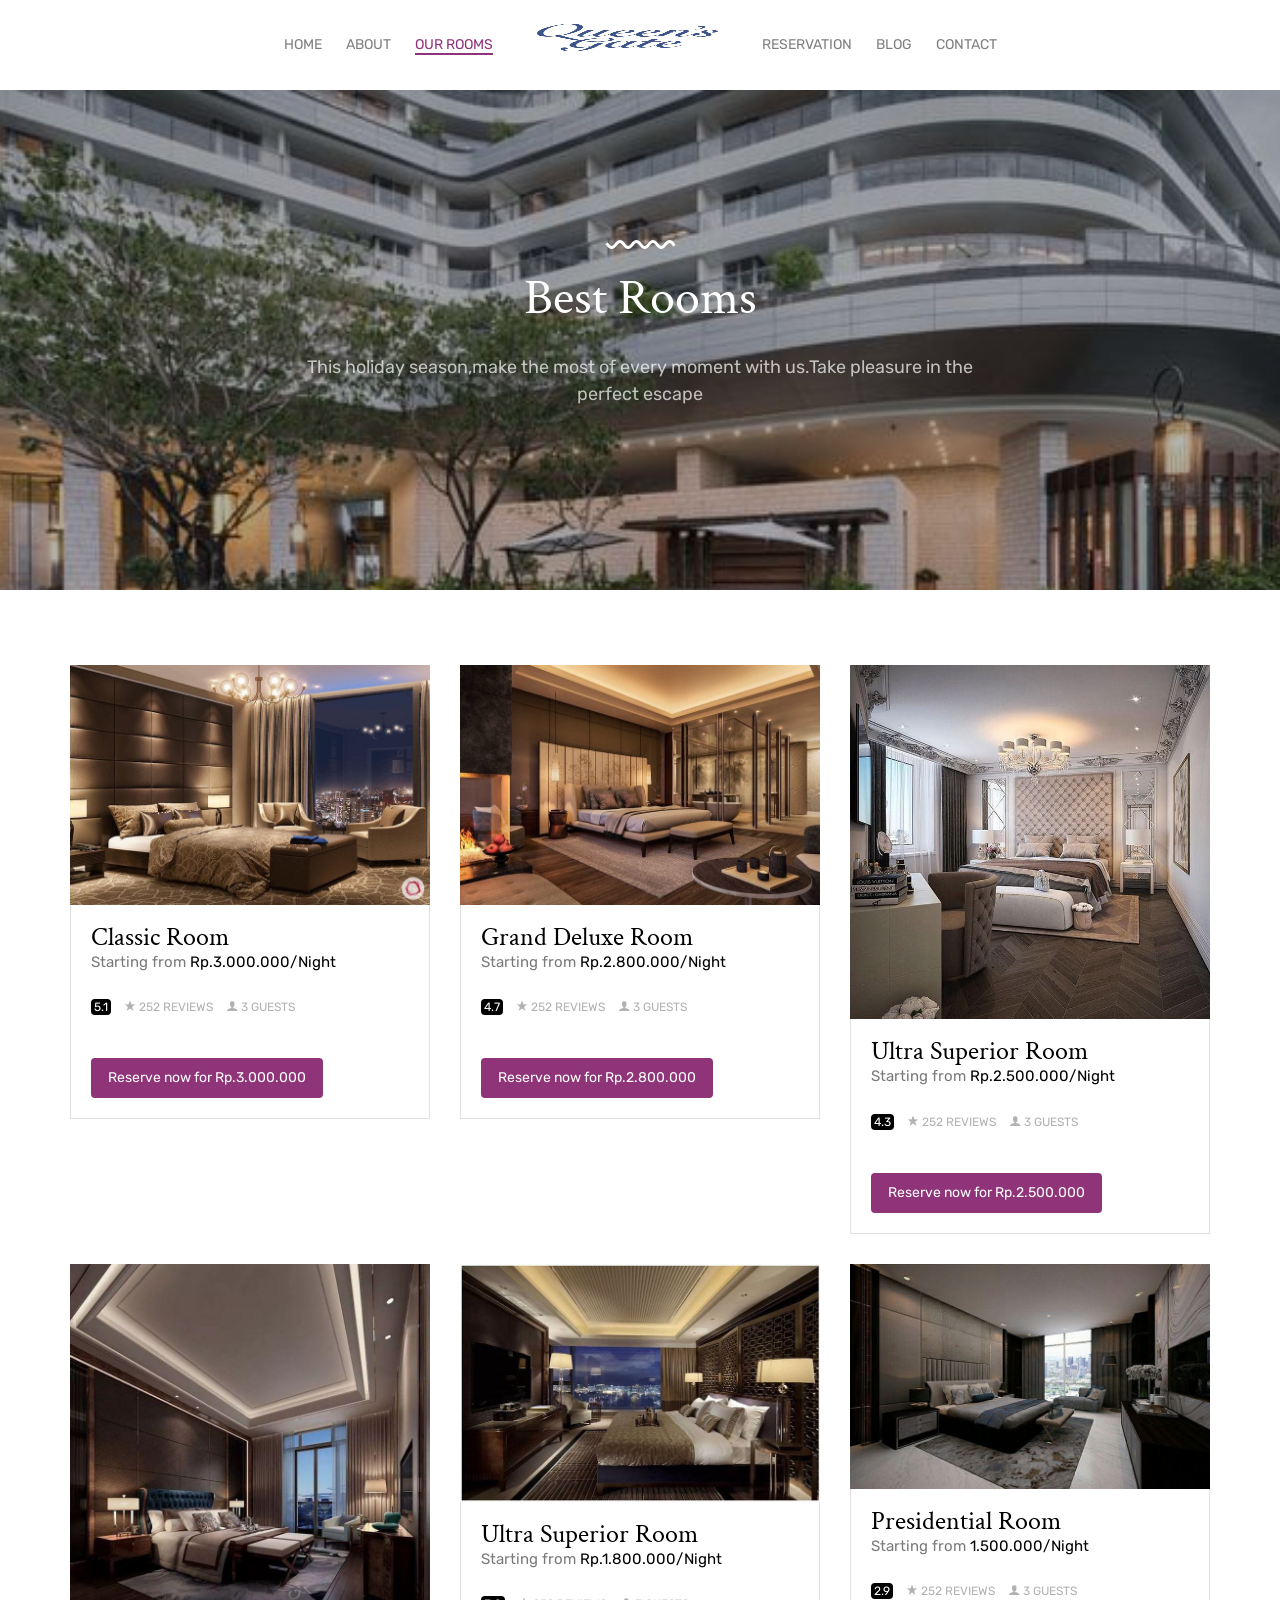
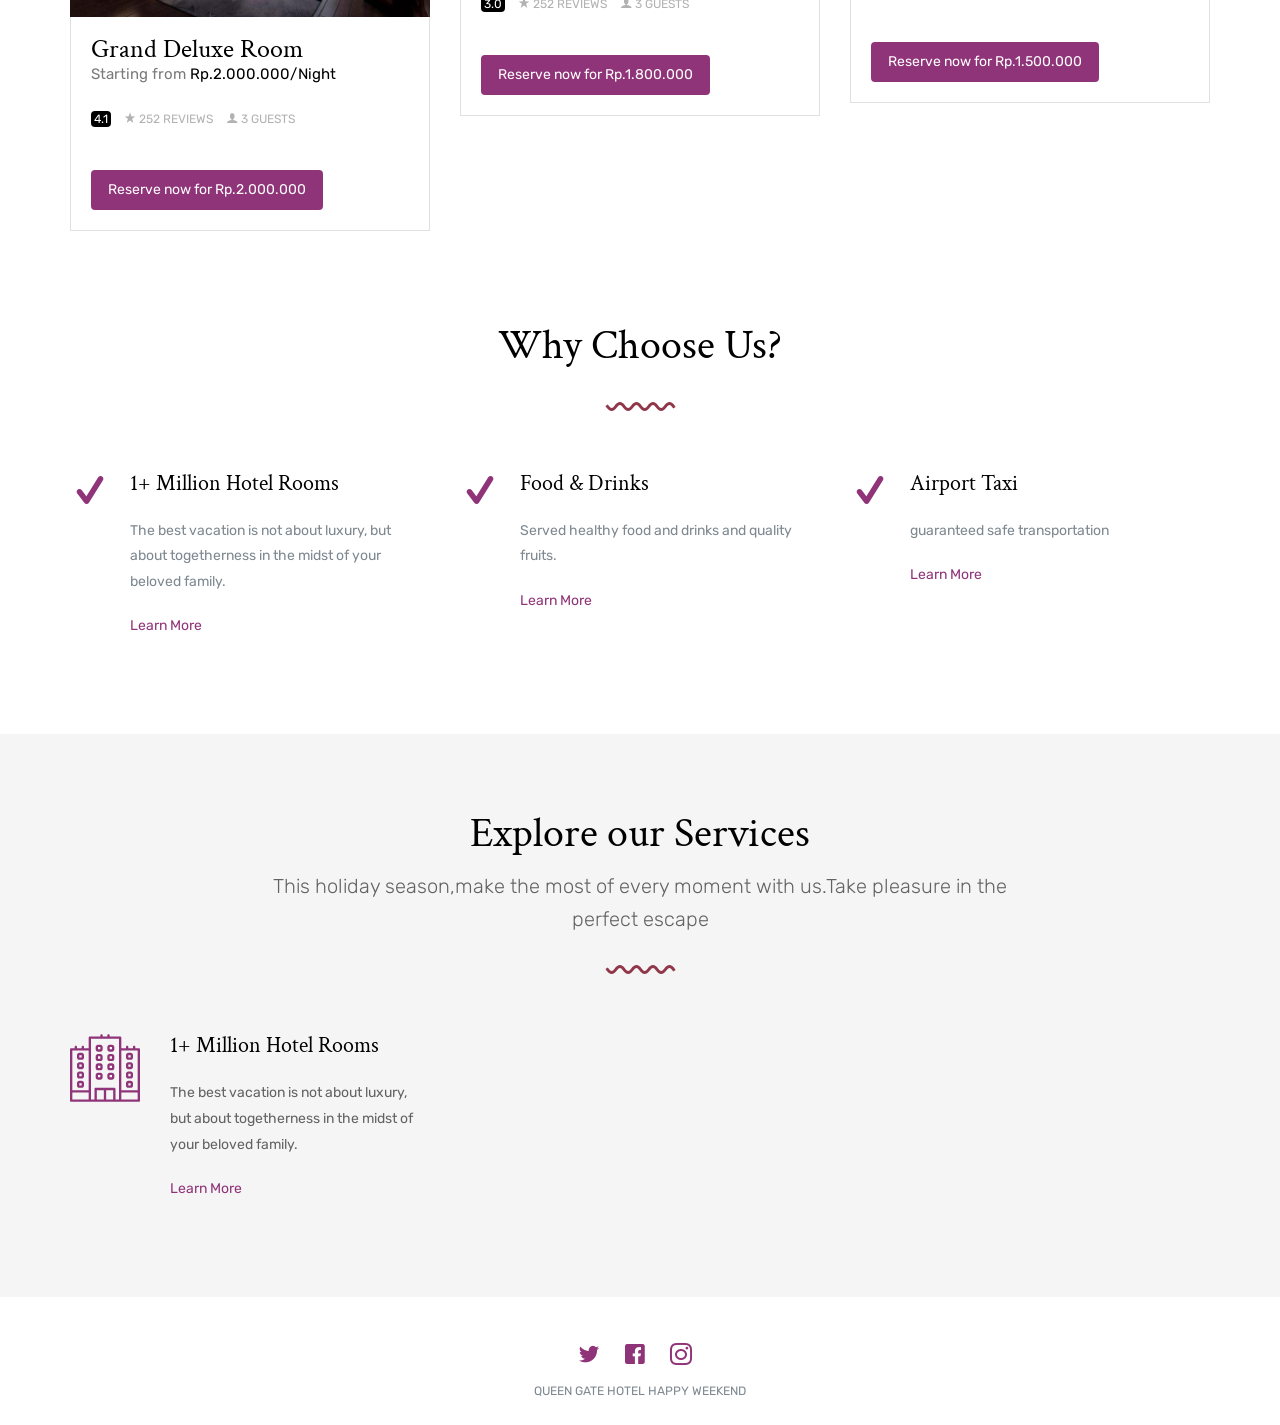
<file: rooms.html>
<!DOCTYPE html>

<html lang="en">
  <head>
    <meta charset="utf-8">
    <meta name="viewport" content="width=device-width, initial-scale=1">
    <title>QUEEN GATE HOTEL</title>
    <meta name="description" content="Free Bootstrap Theme by uicookies.com">
    <meta name="keywords" content="free website templates, free bootstrap themes, free template, free bootstrap, free website template">
    
    <link href="https://fonts.googleapis.com/css?family=Crimson+Text:300,400,700|Rubik:300,400,700,900" rel="stylesheet">
    <link rel="stylesheet" href="css/styles-merged.css">
    <link rel="stylesheet" href="css/style.min.css">
    <link rel="stylesheet" href="css/custom.css">

    <!--[if lt IE 9]>
      <script src="js/vendor/html5shiv.min.js"></script>
      <script src="js/vendor/respond.min.js"></script>
    <![endif]-->
  </head>
  <body>

  <!-- START: header -->

  <header role="banner" class="probootstrap-header">
    <!-- <div class="container"> -->
    <div class="row">
        <a href="index.html" class="probootstrap-logo visible-xs"><img src="img/logo_1.jpg" class="hires" width="120" height="33" alt="Free Bootstrap Template by uicookies.com"></a>
        
        <a href="#" class="probootstrap-burger-menu visible-xs"><i>Menu</i></a>
        <div class="mobile-menu-overlay"></div>

        <nav role="navigation" class="probootstrap-nav hidden-xs">
          <ul class="probootstrap-main-nav">
            <li><a href="index.html">Home</a></li>
            <li><a href="about.html">About</a></li>
            <li class="active"><a href="rooms.html">Our Rooms</a></li>
            <li class="hidden-xs probootstrap-logo-center"><a href="index.html"><img src="img/logo_1.jpg" class="hires" width="181" height="50" alt="Free Bootstrap Template by uicookies.com"></a></li>
            <li><a href="reservation.html">Reservation</a></li>
            <li><a href="blog.html">Blog</a></li>
            <li><a href="contact.html">Contact</a></li>
          </ul>
          <div class="extra-text visible-xs">
            <a href="#" class="probootstrap-burger-menu"><i>Menu</i></a>
            <h5>Connect With Us</h5>
            <ul class="social-buttons">
              <li><a href="#"><i class="icon-twitter"></i></a></li>
              <li><a href="#"><i class="icon-facebook2"></i></a></li>
              <li><a href="#"><i class="icon-instagram2"></i></a></li>
            </ul>
          </div>
        </nav>
        </div>
    <!-- </div> -->
  </header>
  <!-- END: header -->

  <section class="probootstrap-slider flexslider probootstrap-inner">
    <ul class="slides">
       <li style="background-image: url(img/slider1.jpg);" class="overlay">
          <div class="container">
            <div class="row">
              <div class="col-md-10 col-md-offset-1">
                <div class="probootstrap-slider-text text-center">
                  <p><img src="img/curve_white.svg" class="seperator probootstrap-animate" alt="Free HTML5 Bootstrap Template"></p>
                  <h1 class="probootstrap-heading probootstrap-animate">Best Rooms</h1>
                  <div class="probootstrap-animate probootstrap-sub-wrap">This holiday season,make the most of every moment with us.Take pleasure in the perfect escape</div>
                </div>
              </div>
            </div>
          </div>
        </li>
    </ul>
  </section>
  
  <section class="probootstrap-section">
    <div class="container">
      <div class="row">

        <div class="col-md-4 col-sm-6 col-xs-12">
          <div class="probootstrap-room">
            <a href="#"><img src="img/img_4.jpg" alt="Free Bootstrap Template by uicookies.com" class="img-responsive"></a>
            <div class="text">
              <h3>Classic Room</h3>
              <p>Starting from <strong>Rp.3.000.000/Night</strong></p>
              <div class="post-meta mb30">
                <ul>
                  <li><span class="review-rate">5.1</span> <i class="icon-star"></i> 252 Reviews</li>
                  <li><i class="icon-user2"></i> 3 Guests</li>
                </ul>
              </div>
              <p><a href="#" class="btn btn-primary" role="button">Reserve now for Rp.3.000.000</a></p>
            </div>
          </div>
        </div>
        <div class="col-md-4 col-sm-6 col-xs-12">
          <div class="probootstrap-room">
            <a href="#"><img src="img/img_1.jpg" alt="Free Bootstrap Template by uicookies.com" class="img-responsive"></a>
            <div class="text">
              <h3>Grand Deluxe Room</h3>
              <p>Starting from <strong>Rp.2.800.000/Night</strong></p>
              <div class="post-meta mb30">
                <ul>
                  <li><span class="review-rate">4.7</span> <i class="icon-star"></i> 252 Reviews</li>
                  <li><i class="icon-user2"></i> 3 Guests</li>
                </ul>
              </div>
              <p><a href="#" class="btn btn-primary" role="button">Reserve now for Rp.2.800.000</a></p>
            </div>
          </div>
        </div>
        <div class="clearfix visible-sm-block"></div>
        <div class="col-md-4 col-sm-6 col-xs-12">
          <div class="probootstrap-room">
            <a href="#"><img src="img/img_2.jpg" alt="Free Bootstrap Template by uicookies.com" class="img-responsive"></a>
            <div class="text">
              <h3>Ultra Superior Room</h3>
              <p>Starting from <strong>Rp.2.500.000/Night</strong></p>
              <div class="post-meta mb30">
                <ul>
                  <li><span class="review-rate">4.3</span> <i class="icon-star"></i> 252 Reviews</li>
                  <li><i class="icon-user2"></i> 3 Guests</li>
                </ul>
              </div>
              <p><a href="#" class="btn btn-primary" role="button">Reserve now for Rp.2.500.000</a></p>
            </div>
          </div>
        </div>

        <div class="col-md-4 col-sm-6 col-xs-12">
          <div class="probootstrap-room">
            <a href="#"><img src="img/img_5.jpg" alt="Free Bootstrap Template by uicookies.com" class="img-responsive"></a>
            <div class="text">
              <h3>Grand Deluxe Room</h3>
              <p>Starting from <strong>Rp.2.000.000/Night</strong></p>
              <div class="post-meta mb30">
                <ul>
                  <li><span class="review-rate">4.1</span> <i class="icon-star"></i> 252 Reviews</li>
                  <li><i class="icon-user2"></i> 3 Guests</li>
                </ul>
              </div>
              <p><a href="#" class="btn btn-primary" role="button">Reserve now for Rp.2.000.000</a></p>
            </div>
          </div>
        </div>
        <div class="clearfix visible-sm-block"></div>
        <div class="col-md-4 col-sm-6 col-xs-12">
          <div class="probootstrap-room">
            <a href="#"><img src="img/img_3.jpg" alt="Free Bootstrap Template by uicookies.com" class="img-responsive"></a>
            <div class="text">
              <h3>Ultra Superior Room</h3>
              <p>Starting from <strong>Rp.1.800.000/Night</strong></p>
              <div class="post-meta mb30">
                <ul>
                  <li><span class="review-rate">3.0</span> <i class="icon-star"></i> 252 Reviews</li>
                  <li><i class="icon-user2"></i> 3 Guests</li>
                </ul>
              </div>
              <p><a href="#" class="btn btn-primary" role="button">Reserve now for Rp.1.800.000</a></p>
            </div>
          </div>
        </div>
        <div class="col-md-4 col-sm-6 col-xs-12">
          <div class="probootstrap-room">
            <a href="#"><img src="img/img_7.jpg" alt="Free Bootstrap Template by uicookies.com" class="img-responsive"></a>
            <div class="text">
              <h3>Presidential Room</h3>
              <p>Starting from <strong>1.500.000/Night</strong></p>
              <div class="post-meta mb30">
                <ul>
                  <li><span class="review-rate">2.9</span> <i class="icon-star"></i> 252 Reviews</li>
                  <li><i class="icon-user2"></i> 3 Guests</li>
                </ul>
              </div>
              <p><a href="#" class="btn btn-primary" role="button">Reserve now for  Rp.1.500.000</a></p>
            </div>
          </div>
        </div>
        <div class="clearfix visible-sm-block"></div>

      </div>

      <div class="row">
        <div class="col-md-12 text-center">
          <h2>Why Choose Us?</h2>
          <p class="mb50"><img src="img/curve.svg" class="svg" alt="Free HTML5 Bootstrap Template"></p>
        </div>
        <div class="col-md-4">
          <div class="service left-icon left-icon-sm probootstrap-animate">
            <div class="icon">
              <i class="icon-check"></i>
            </div>
            <div class="text">
              <h3>1+ Million Hotel Rooms</h3>
              <p>The best vacation is not about luxury, but about togetherness in the midst of your beloved family.</p>
              <p><a href="#" class="link-with-icon">Learn More <i class=" icon-chevron-right"></i></a></p>
            </div>  
          </div>
        </div>
        <div class="col-md-4">
          <div class="service left-icon left-icon-sm probootstrap-animate">
            <div class="icon">
              <i class="icon-check"></i>
            </div>
            <div class="text">
              <h3>Food &amp; Drinks</h3>
              <p>Served healthy food and drinks and quality fruits.</p>
              <p><a href="#" class="link-with-icon">Learn More <i class=" icon-chevron-right"></i></a></p>
            </div>  
          </div>
        </div>
        <div class="col-md-4">
          <div class="service left-icon left-icon-sm probootstrap-animate">
            <div class="icon">
              <i class="icon-check"></i>
            </div>
            <div class="text">
              <h3>Airport Taxi</h3>
              <p>guaranteed safe transportation</p>
              <p><a href="#" class="link-with-icon">Learn More <i class=" icon-chevron-right"></i></a></p>
            </div>  
          </div>
        </div>
      </div>
    </div>
  </section>
  <section class="probootstrap-section probootstrap-section-dark">
    <div class="container">
      <div class="row mb30">
        <div class="col-md-8 col-md-offset-2 probootstrap-section-heading text-center">
          <h2>Explore our Services</h2>
          <p class="lead">This holiday season,make the most of every moment with us.Take pleasure in the perfect escape</p>
          <p><img src="img/curve.svg" class="svg" alt="Free HTML5 Bootstrap Template"></p>
        </div>
      </div>
      <div class="row">
        <div class="col-md-4">
          <div class="service left-icon probootstrap-animate">
            <div class="icon">
              <img src="img/flaticon/svg/001-building.svg" class="svg" alt="Free HTML5 Bootstrap Template by uicookies.com">
            </div>
            <div class="text">
              <h3>1+ Million Hotel Rooms</h3>
              <p>The best vacation is not about luxury, but about togetherness in the midst of your beloved family.</p>
              <p><a href="#" class="link-with-icon">Learn More <i class=" icon-chevron-right"></i></a></p>
            </div>  
          </div>
        </div>
        <div class="col-md-4">
          <div class="service left-icon probootstrap-animate">
            <div class="icon">
              <img src="img/flaticon/svg/003-restaurant.svg" class="svg" alt="Free HTML5 Bootstrap Template by uicookies.com">
            </div>
            <div class="text">
              <h3>Food &amp; Drinks</h3>
              <p>Served healthy food and drinks and quality fruits.</p>
              <p><a href="#" class="link-with-icon">Learn More <i class=" icon-chevron-right"></i></a></p>
            </div>  
          </div>
        </div>
        <div class="col-md-4">
          <div class="service left-icon probootstrap-animate">
            <div class="icon">
              <img src="img/flaticon/svg/004-parking.svg" class="svg" alt="Free HTML5 Bootstrap Template by uicookies.com">
            </div>
            <div class="text">
              <h3>Airport Taxi</h3>
              <p>guaranteed safe transportation.</p>
              <p><a href="#" class="link-with-icon">Learn More <i class=" icon-chevron-right"></i></a></p>
            </div>  
          </div>
        </div>
      </div>
    </div>
  </section>


      <div class="row mt40">
        <div class="col-md-12 text-center">
          <ul class="probootstrap-footer-social">
            <li><a href=""><i class="icon-twitter"></i></a></li>
            <li><a href=""><i class="icon-facebook"></i></a></li>
            <li><a href=""><i class="icon-instagram2"></i></a></li>
          </ul>
          <p>
            <small>QUEEN GATE HOTEL
            HAPPY WEEKEND</small>
          </p>
          
        </div>
      </div>
    </div>
  </footer>
  <!-- END: footer -->

  <script src="js/scripts.min.js"></script>
  <script src="js/main.min.js"></script>
  <script src="js/custom.js"></script>


  </body>
</html>
</file>
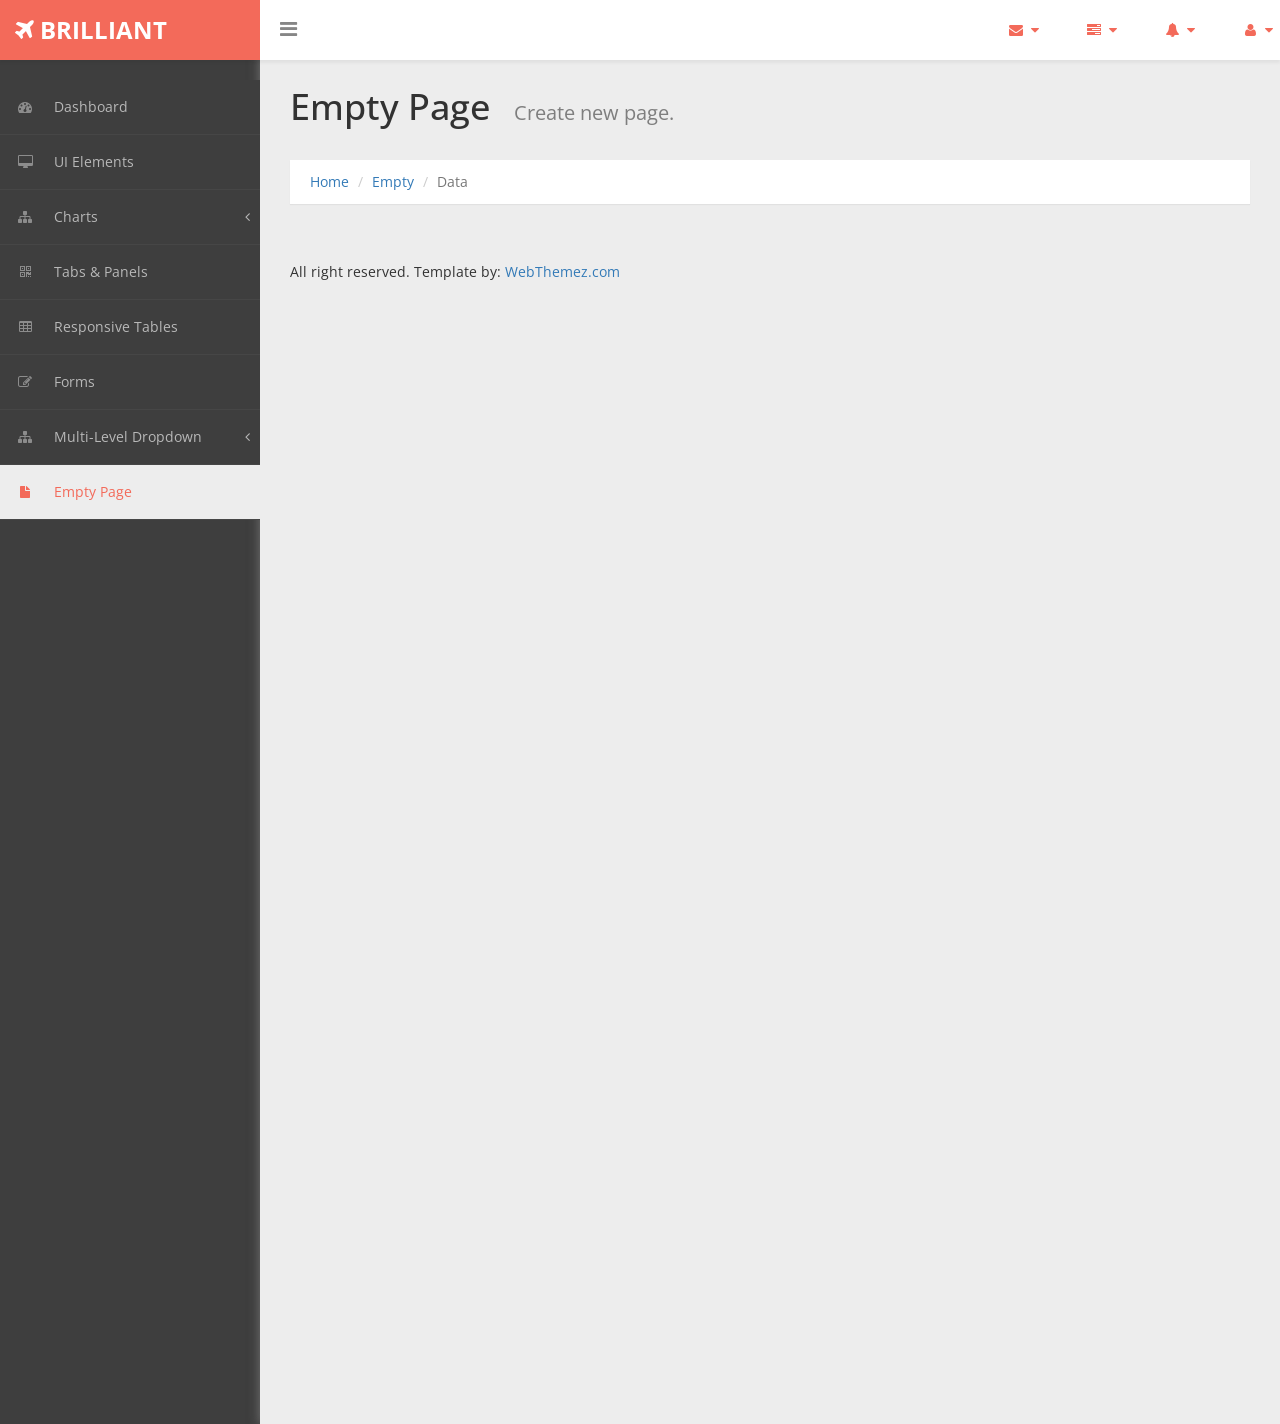
<file: admin/brilliant-free-bootstrap-admin-template/empty.html>
﻿<!DOCTYPE html>
<!-- 
Template Name: BRILLIANT Bootstrap Admin Template
Version: 4.5.6
Author: WebThemez
Website: http://www.webthemez.com/ 
-->
<html xmlns="http://www.w3.org/1999/xhtml">
<head>
    <meta charset="utf-8" />
    <meta name="viewport" content="width=device-width, initial-scale=1.0" />
	<meta content="" name="description" />
    <meta content="webthemez" name="author" />
    <title>Bootstrap HTML5 Admin Template : Master - WebThemez</title>
	<!-- Bootstrap Styles-->
    <link href="assets/css/bootstrap.css" rel="stylesheet" />
     <!-- FontAwesome Styles-->
    <link href="assets/css/font-awesome.css" rel="stylesheet" />
        <!-- Custom Styles-->
    <link href="assets/css/custom-styles.css" rel="stylesheet" />
     <!-- Google Fonts-->
   <link href='http://fonts.googleapis.com/css?family=Open+Sans' rel='stylesheet' type='text/css' />
</head>
<body>
    <div id="wrapper">
        <nav class="navbar navbar-default top-navbar" role="navigation">
            <div class="navbar-header">
                <button type="button" class="navbar-toggle" data-toggle="collapse" data-target=".sidebar-collapse">
                    <span class="sr-only">Toggle navigation</span>
                    <span class="icon-bar"></span>
                    <span class="icon-bar"></span>
                    <span class="icon-bar"></span>
                </button>
                <a class="navbar-brand" href="index.html"><strong><i class="icon fa fa-plane"></i> BRILLIANT</strong></a>
				<div id="sideNav" href="">
		<i class="fa fa-bars icon"></i> 
		</div>
            </div>

            <ul class="nav navbar-top-links navbar-right">
                <li class="dropdown">
                    <a class="dropdown-toggle" data-toggle="dropdown" href="#" aria-expanded="false">
                        <i class="fa fa-envelope fa-fw"></i> <i class="fa fa-caret-down"></i>
                    </a>
                    <ul class="dropdown-menu dropdown-messages">
                        <li>
                            <a href="#">
                                <div>
                                    <strong>John Doe</strong>
                                    <span class="pull-right text-muted">
                                        <em>Today</em>
                                    </span>
                                </div>
                                <div>Lorem Ipsum has been the industry's standard dummy text ever since the 1500s...</div>
                            </a>
                        </li>
                        <li class="divider"></li>
                        <li>
                            <a href="#">
                                <div>
                                    <strong>John Smith</strong>
                                    <span class="pull-right text-muted">
                                        <em>Yesterday</em>
                                    </span>
                                </div>
                                <div>Lorem Ipsum has been the industry's standard dummy text ever since an kwilnw...</div>
                            </a>
                        </li>
                        <li class="divider"></li>
                        <li>
                            <a href="#">
                                <div>
                                    <strong>John Smith</strong>
                                    <span class="pull-right text-muted">
                                        <em>Yesterday</em>
                                    </span>
                                </div>
                                <div>Lorem Ipsum has been the industry's standard dummy text ever since the...</div>
                            </a>
                        </li>
                        <li class="divider"></li>
                        <li>
                            <a class="text-center" href="#">
                                <strong>Read All Messages</strong>
                                <i class="fa fa-angle-right"></i>
                            </a>
                        </li>
                    </ul>
                    <!-- /.dropdown-messages -->
                </li>
                <!-- /.dropdown -->
                <li class="dropdown">
                    <a class="dropdown-toggle" data-toggle="dropdown" href="#" aria-expanded="false">
                        <i class="fa fa-tasks fa-fw"></i> <i class="fa fa-caret-down"></i>
                    </a>
                    <ul class="dropdown-menu dropdown-tasks">
                        <li>
                            <a href="#">
                                <div>
                                    <p>
                                        <strong>Task 1</strong>
                                        <span class="pull-right text-muted">60% Complete</span>
                                    </p>
                                    <div class="progress progress-striped active">
                                        <div class="progress-bar progress-bar-success" role="progressbar" aria-valuenow="60" aria-valuemin="0" aria-valuemax="100" style="width: 60%">
                                            <span class="sr-only">60% Complete (success)</span>
                                        </div>
                                    </div>
                                </div>
                            </a>
                        </li>
                        <li class="divider"></li>
                        <li>
                            <a href="#">
                                <div>
                                    <p>
                                        <strong>Task 2</strong>
                                        <span class="pull-right text-muted">28% Complete</span>
                                    </p>
                                    <div class="progress progress-striped active">
                                        <div class="progress-bar progress-bar-info" role="progressbar" aria-valuenow="28" aria-valuemin="0" aria-valuemax="100" style="width: 28%">
                                            <span class="sr-only">28% Complete</span>
                                        </div>
                                    </div>
                                </div>
                            </a>
                        </li>
                        <li class="divider"></li>
                        <li>
                            <a href="#">
                                <div>
                                    <p>
                                        <strong>Task 3</strong>
                                        <span class="pull-right text-muted">60% Complete</span>
                                    </p>
                                    <div class="progress progress-striped active">
                                        <div class="progress-bar progress-bar-warning" role="progressbar" aria-valuenow="60" aria-valuemin="0" aria-valuemax="100" style="width: 60%">
                                            <span class="sr-only">60% Complete (warning)</span>
                                        </div>
                                    </div>
                                </div>
                            </a>
                        </li>
                        <li class="divider"></li>
                        <li>
                            <a href="#">
                                <div>
                                    <p>
                                        <strong>Task 4</strong>
                                        <span class="pull-right text-muted">85% Complete</span>
                                    </p>
                                    <div class="progress progress-striped active">
                                        <div class="progress-bar progress-bar-danger" role="progressbar" aria-valuenow="85" aria-valuemin="0" aria-valuemax="100" style="width: 85%">
                                            <span class="sr-only">85% Complete (danger)</span>
                                        </div>
                                    </div>
                                </div>
                            </a>
                        </li>
                        <li class="divider"></li>
                        <li>
                            <a class="text-center" href="#">
                                <strong>See All Tasks</strong>
                                <i class="fa fa-angle-right"></i>
                            </a>
                        </li>
                    </ul>
                    <!-- /.dropdown-tasks -->
                </li>
                <!-- /.dropdown -->
                <li class="dropdown">
                    <a class="dropdown-toggle" data-toggle="dropdown" href="#" aria-expanded="false">
                        <i class="fa fa-bell fa-fw"></i> <i class="fa fa-caret-down"></i>
                    </a>
                    <ul class="dropdown-menu dropdown-alerts">
                        <li>
                            <a href="#">
                                <div>
                                    <i class="fa fa-comment fa-fw"></i> New Comment
                                    <span class="pull-right text-muted small">4 min</span>
                                </div>
                            </a>
                        </li>
                        <li class="divider"></li>
                        <li>
                            <a href="#">
                                <div>
                                    <i class="fa fa-twitter fa-fw"></i> 3 New Followers
                                    <span class="pull-right text-muted small">12 min</span>
                                </div>
                            </a>
                        </li>
                        <li class="divider"></li>
                        <li>
                            <a href="#">
                                <div>
                                    <i class="fa fa-envelope fa-fw"></i> Message Sent
                                    <span class="pull-right text-muted small">4 min</span>
                                </div>
                            </a>
                        </li>
                        <li class="divider"></li>
                        <li>
                            <a href="#">
                                <div>
                                    <i class="fa fa-tasks fa-fw"></i> New Task
                                    <span class="pull-right text-muted small">4 min</span>
                                </div>
                            </a>
                        </li>
                        <li class="divider"></li>
                        <li>
                            <a href="#">
                                <div>
                                    <i class="fa fa-upload fa-fw"></i> Server Rebooted
                                    <span class="pull-right text-muted small">4 min</span>
                                </div>
                            </a>
                        </li>
                        <li class="divider"></li>
                        <li>
                            <a class="text-center" href="#">
                                <strong>See All Alerts</strong>
                                <i class="fa fa-angle-right"></i>
                            </a>
                        </li>
                    </ul>
                    <!-- /.dropdown-alerts -->
                </li>
                <!-- /.dropdown -->
                <li class="dropdown">
                    <a class="dropdown-toggle" data-toggle="dropdown" href="#" aria-expanded="false">
                        <i class="fa fa-user fa-fw"></i> <i class="fa fa-caret-down"></i>
                    </a>
                    <ul class="dropdown-menu dropdown-user">
                        <li><a href="#"><i class="fa fa-user fa-fw"></i> User Profile</a>
                        </li>
                        <li><a href="#"><i class="fa fa-gear fa-fw"></i> Settings</a>
                        </li>
                        <li class="divider"></li>
                        <li><a href="#"><i class="fa fa-sign-out fa-fw"></i> Logout</a>
                        </li>
                    </ul>
                    <!-- /.dropdown-user -->
                </li>
                <!-- /.dropdown -->
            </ul>
        </nav>
        <!--/. NAV TOP  -->
        <nav class="navbar-default navbar-side" role="navigation">
            <div class="sidebar-collapse">
                <ul class="nav" id="main-menu">

                    <li>
                        <a href="index.html"><i class="fa fa-dashboard"></i> Dashboard</a>
                    </li>
                    <li>
                        <a href="ui-elements.html"><i class="fa fa-desktop"></i> UI Elements</a>
                    </li>
					 
					 <li>
                        <a href="#"><i class="fa fa-sitemap"></i> Charts<span class="fa arrow"></span></a>
                        <ul class="nav nav-second-level">
                            <li>
                                <a href="chart.html">Charts JS</a>
                            </li>
                            <li>
                                <a href="morris-chart.html">Morris Chart</a>
                            </li>
							</ul>
						</li>	
                    <li>
                        <a href="tab-panel.html"><i class="fa fa-qrcode"></i> Tabs & Panels</a>
                    </li>
                    
                    <li>
                        <a href="table.html"><i class="fa fa-table"></i> Responsive Tables</a>
                    </li>
                    <li>
                        <a href="form.html"><i class="fa fa-edit"></i> Forms </a>
                    </li>


                    <li>
                        <a href="#"><i class="fa fa-sitemap"></i> Multi-Level Dropdown<span class="fa arrow"></span></a>
                        <ul class="nav nav-second-level">
                            <li>
                                <a href="#">Second Level Link</a>
                            </li>
                            <li>
                                <a href="#">Second Level Link</a>
                            </li>
                            <li>
                                <a href="#">Second Level Link<span class="fa arrow"></span></a>
                                <ul class="nav nav-third-level">
                                    <li>
                                        <a href="#">Third Level Link</a>
                                    </li>
                                    <li>
                                        <a href="#">Third Level Link</a>
                                    </li>
                                    <li>
                                        <a href="#">Third Level Link</a>
                                    </li>

                                </ul>

                            </li>
                        </ul>
                    </li>
                    <li>
                        <a class="active-menu" href="empty.html"><i class="fa fa-fw fa-file"></i> Empty Page</a>
                    </li>
                </ul>

            </div>

        </nav>
        <!-- /. NAV SIDE  -->
        <div id="page-wrapper">
		  <div class="header"> 
                        <h1 class="page-header">
                            Empty Page <small>Create new page.</small>
                        </h1>
						<ol class="breadcrumb">
					  <li><a href="#">Home</a></li>
					  <li><a href="#">Empty</a></li>
					  <li class="active">Data</li>
					</ol> 
									
		</div>
            <div id="page-inner"> 
				 <footer><p>All right reserved. Template by: <a href="http://webthemez.com">WebThemez.com</a></p></footer>
				</div>
             <!-- /. PAGE INNER  -->
            </div>
         <!-- /. PAGE WRAPPER  -->
        </div>
     <!-- /. WRAPPER  -->
    <!-- JS Scripts-->
    <!-- jQuery Js -->
    <script src="assets/js/jquery-1.10.2.js"></script>
      <!-- Bootstrap Js -->
    <script src="assets/js/bootstrap.min.js"></script>
    <!-- Metis Menu Js -->
    <script src="assets/js/jquery.metisMenu.js"></script>
      <!-- Custom Js -->
    <script src="assets/js/custom-scripts.js"></script>
    
   
</body>
</html>
</file>
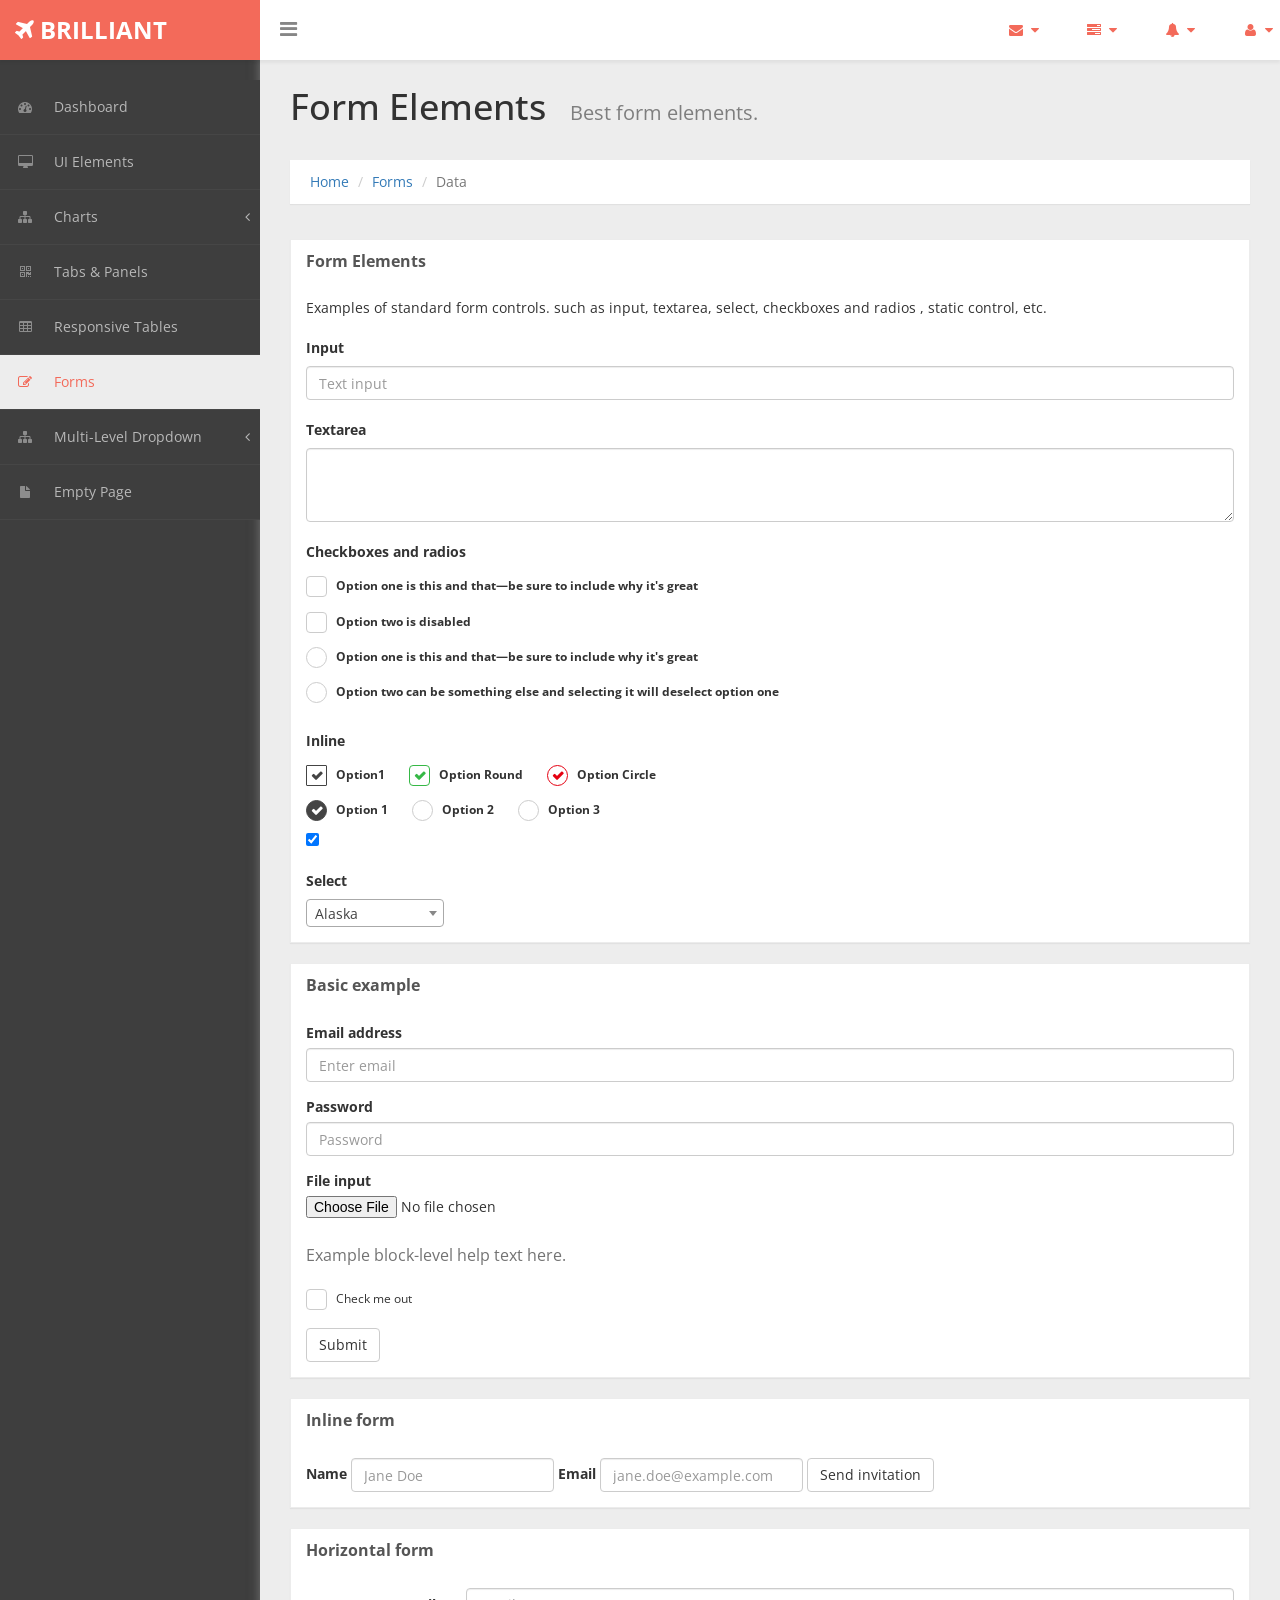
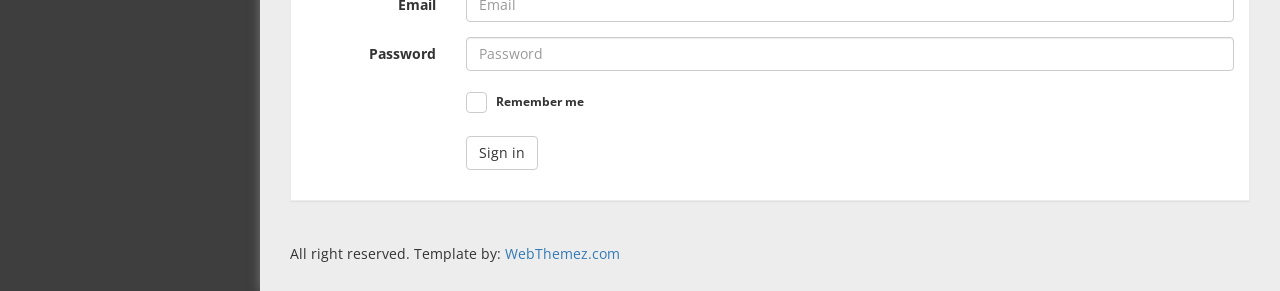
<file: admin/brilliant-free-bootstrap-admin-template/form.html>
﻿<!DOCTYPE html>
<!-- 
Template Name: BRILLIANT Bootstrap Admin Template
Version: 4.5.6
Author: WebThemez
Website: http://www.webthemez.com/ 
-->
<html xmlns="http://www.w3.org/1999/xhtml">
<head>
    <meta charset="utf-8" />
    <meta name="viewport" content="width=device-width, initial-scale=1.0" />
	<meta content="" name="description" />
    <meta content="webthemez" name="author" />
    <title>Bootstrap Admin Theme : Master - WebThemez</title>
	<!-- Bootstrap Styles-->
    <link href="assets/css/bootstrap.css" rel="stylesheet" />
     <!-- FontAwesome Styles-->
    <link href="assets/css/font-awesome.css" rel="stylesheet" />
	
    <link href="assets/css/select2.min.css" rel="stylesheet" >
	<link href="assets/css/checkbox3.min.css" rel="stylesheet" >
        <!-- Custom Styles-->
    <link href="assets/css/custom-styles.css" rel="stylesheet" />
     <!-- Google Fonts-->
   <link href='http://fonts.googleapis.com/css?family=Open+Sans' rel='stylesheet' type='text/css' />
</head>
<body>
    <div id="wrapper">
        <nav class="navbar navbar-default top-navbar" role="navigation">
            <div class="navbar-header">
                <button type="button" class="navbar-toggle" data-toggle="collapse" data-target=".sidebar-collapse">
                    <span class="sr-only">Toggle navigation</span>
                    <span class="icon-bar"></span>
                    <span class="icon-bar"></span>
                    <span class="icon-bar"></span>
                </button>
                <a class="navbar-brand" href="index.html"><strong><i class="icon fa fa-plane"></i> BRILLIANT</strong></a>
				<div id="sideNav" href="">
			<i class="fa fa-bars icon"></i> 
			</div>
            </div>

            <ul class="nav navbar-top-links navbar-right">
                <li class="dropdown">
                    <a class="dropdown-toggle" data-toggle="dropdown" href="#" aria-expanded="false">
                        <i class="fa fa-envelope fa-fw"></i> <i class="fa fa-caret-down"></i>
                    </a>
                    <ul class="dropdown-menu dropdown-messages">
                        <li>
                            <a href="#">
                                <div>
                                    <strong>John Doe</strong>
                                    <span class="pull-right text-muted">
                                        <em>Today</em>
                                    </span>
                                </div>
                                <div>Lorem Ipsum has been the industry's standard dummy text ever since the 1500s...</div>
                            </a>
                        </li>
                        <li class="divider"></li>
                        <li>
                            <a href="#">
                                <div>
                                    <strong>John Smith</strong>
                                    <span class="pull-right text-muted">
                                        <em>Yesterday</em>
                                    </span>
                                </div>
                                <div>Lorem Ipsum has been the industry's standard dummy text ever since an kwilnw...</div>
                            </a>
                        </li>
                        <li class="divider"></li>
                        <li>
                            <a href="#">
                                <div>
                                    <strong>John Smith</strong>
                                    <span class="pull-right text-muted">
                                        <em>Yesterday</em>
                                    </span>
                                </div>
                                <div>Lorem Ipsum has been the industry's standard dummy text ever since the...</div>
                            </a>
                        </li>
                        <li class="divider"></li>
                        <li>
                            <a class="text-center" href="#">
                                <strong>Read All Messages</strong>
                                <i class="fa fa-angle-right"></i>
                            </a>
                        </li>
                    </ul>
                    <!-- /.dropdown-messages -->
                </li>
                <!-- /.dropdown -->
                <li class="dropdown">
                    <a class="dropdown-toggle" data-toggle="dropdown" href="#" aria-expanded="false">
                        <i class="fa fa-tasks fa-fw"></i> <i class="fa fa-caret-down"></i>
                    </a>
                    <ul class="dropdown-menu dropdown-tasks">
                        <li>
                            <a href="#">
                                <div>
                                    <p>
                                        <strong>Task 1</strong>
                                        <span class="pull-right text-muted">60% Complete</span>
                                    </p>
                                    <div class="progress progress-striped active">
                                        <div class="progress-bar progress-bar-success" role="progressbar" aria-valuenow="60" aria-valuemin="0" aria-valuemax="100" style="width: 60%">
                                            <span class="sr-only">60% Complete (success)</span>
                                        </div>
                                    </div>
                                </div>
                            </a>
                        </li>
                        <li class="divider"></li>
                        <li>
                            <a href="#">
                                <div>
                                    <p>
                                        <strong>Task 2</strong>
                                        <span class="pull-right text-muted">28% Complete</span>
                                    </p>
                                    <div class="progress progress-striped active">
                                        <div class="progress-bar progress-bar-info" role="progressbar" aria-valuenow="28" aria-valuemin="0" aria-valuemax="100" style="width: 28%">
                                            <span class="sr-only">28% Complete</span>
                                        </div>
                                    </div>
                                </div>
                            </a>
                        </li>
                        <li class="divider"></li>
                        <li>
                            <a href="#">
                                <div>
                                    <p>
                                        <strong>Task 3</strong>
                                        <span class="pull-right text-muted">60% Complete</span>
                                    </p>
                                    <div class="progress progress-striped active">
                                        <div class="progress-bar progress-bar-warning" role="progressbar" aria-valuenow="60" aria-valuemin="0" aria-valuemax="100" style="width: 60%">
                                            <span class="sr-only">60% Complete (warning)</span>
                                        </div>
                                    </div>
                                </div>
                            </a>
                        </li>
                        <li class="divider"></li>
                        <li>
                            <a href="#">
                                <div>
                                    <p>
                                        <strong>Task 4</strong>
                                        <span class="pull-right text-muted">85% Complete</span>
                                    </p>
                                    <div class="progress progress-striped active">
                                        <div class="progress-bar progress-bar-danger" role="progressbar" aria-valuenow="85" aria-valuemin="0" aria-valuemax="100" style="width: 85%">
                                            <span class="sr-only">85% Complete (danger)</span>
                                        </div>
                                    </div>
                                </div>
                            </a>
                        </li>
                        <li class="divider"></li>
                        <li>
                            <a class="text-center" href="#">
                                <strong>See All Tasks</strong>
                                <i class="fa fa-angle-right"></i>
                            </a>
                        </li>
                    </ul>
                    <!-- /.dropdown-tasks -->
                </li>
                <!-- /.dropdown -->
                <li class="dropdown">
                    <a class="dropdown-toggle" data-toggle="dropdown" href="#" aria-expanded="false">
                        <i class="fa fa-bell fa-fw"></i> <i class="fa fa-caret-down"></i>
                    </a>
                    <ul class="dropdown-menu dropdown-alerts">
                        <li>
                            <a href="#">
                                <div>
                                    <i class="fa fa-comment fa-fw"></i> New Comment
                                    <span class="pull-right text-muted small">4 min</span>
                                </div>
                            </a>
                        </li>
                        <li class="divider"></li>
                        <li>
                            <a href="#">
                                <div>
                                    <i class="fa fa-twitter fa-fw"></i> 3 New Followers
                                    <span class="pull-right text-muted small">12 min</span>
                                </div>
                            </a>
                        </li>
                        <li class="divider"></li>
                        <li>
                            <a href="#">
                                <div>
                                    <i class="fa fa-envelope fa-fw"></i> Message Sent
                                    <span class="pull-right text-muted small">4 min</span>
                                </div>
                            </a>
                        </li>
                        <li class="divider"></li>
                        <li>
                            <a href="#">
                                <div>
                                    <i class="fa fa-tasks fa-fw"></i> New Task
                                    <span class="pull-right text-muted small">4 min</span>
                                </div>
                            </a>
                        </li>
                        <li class="divider"></li>
                        <li>
                            <a href="#">
                                <div>
                                    <i class="fa fa-upload fa-fw"></i> Server Rebooted
                                    <span class="pull-right text-muted small">4 min</span>
                                </div>
                            </a>
                        </li>
                        <li class="divider"></li>
                        <li>
                            <a class="text-center" href="#">
                                <strong>See All Alerts</strong>
                                <i class="fa fa-angle-right"></i>
                            </a>
                        </li>
                    </ul>
                    <!-- /.dropdown-alerts -->
                </li>
                <!-- /.dropdown -->
                <li class="dropdown">
                    <a class="dropdown-toggle" data-toggle="dropdown" href="#" aria-expanded="false">
                        <i class="fa fa-user fa-fw"></i> <i class="fa fa-caret-down"></i>
                    </a>
                    <ul class="dropdown-menu dropdown-user">
                        <li><a href="#"><i class="fa fa-user fa-fw"></i> User Profile</a>
                        </li>
                        <li><a href="#"><i class="fa fa-gear fa-fw"></i> Settings</a>
                        </li>
                        <li class="divider"></li>
                        <li><a href="#"><i class="fa fa-sign-out fa-fw"></i> Logout</a>
                        </li>
                    </ul>
                    <!-- /.dropdown-user -->
                </li>
                <!-- /.dropdown -->
            </ul>
        </nav>
        <!--/. NAV TOP  -->
        <nav class="navbar-default navbar-side" role="navigation">
            <div class="sidebar-collapse">
                <ul class="nav" id="main-menu">

                    <li>
                        <a href="index.html"><i class="fa fa-dashboard"></i> Dashboard</a>
                    </li>
                    <li>
                        <a href="ui-elements.html"><i class="fa fa-desktop"></i> UI Elements</a>
                    </li>
					 
					 <li>
                        <a href="#"><i class="fa fa-sitemap"></i> Charts<span class="fa arrow"></span></a>
                        <ul class="nav nav-second-level">
                            <li>
                                <a href="chart.html">Charts JS</a>
                            </li>
                            <li>
                                <a href="morris-chart.html">Morris Chart</a>
                            </li>
							</ul>
						</li>	
                    <li>
                        <a href="tab-panel.html"><i class="fa fa-qrcode"></i> Tabs & Panels</a>
                    </li>
                    
                    <li>
                        <a href="table.html"><i class="fa fa-table"></i> Responsive Tables</a>
                    </li>
                    <li>
                        <a href="form.html" class="active-menu"><i class="fa fa-edit"></i> Forms </a>
                    </li>


                    <li>
                        <a href="#"><i class="fa fa-sitemap"></i> Multi-Level Dropdown<span class="fa arrow"></span></a>
                        <ul class="nav nav-second-level">
                            <li>
                                <a href="#">Second Level Link</a>
                            </li>
                            <li>
                                <a href="#">Second Level Link</a>
                            </li>
                            <li>
                                <a href="#">Second Level Link<span class="fa arrow"></span></a>
                                <ul class="nav nav-third-level">
                                    <li>
                                        <a href="#">Third Level Link</a>
                                    </li>
                                    <li>
                                        <a href="#">Third Level Link</a>
                                    </li>
                                    <li>
                                        <a href="#">Third Level Link</a>
                                    </li>

                                </ul>

                            </li>
                        </ul>
                    </li>
                    <li>
                        <a href="empty.html"><i class="fa fa-fw fa-file"></i> Empty Page</a>
                    </li>
                </ul>

            </div>

        </nav>
        <!-- /. NAV SIDE  -->
        <div id="page-wrapper" >
		  <div class="header"> 
                        <h1 class="page-header">
                             Form Elements <small>Best form elements.</small>
                        </h1>
						<ol class="breadcrumb">
					  <li><a href="#">Home</a></li>
					  <li><a href="#">Forms</a></li>
					  <li class="active">Data</li>
					</ol> 
									
		</div>
		
            <div id="page-inner"> 
                       <div class="row">
                        <div class="col-xs-12">
                            <div class="panel panel-default">
                                <div class="panel-heading">
                                    <div class="card-title">
                                        <div class="title">Form Elements</div>
                                    </div>
                                </div>
                                <div class="panel-body">
                                    Examples of standard form controls. such as input, textarea, select, checkboxes and radios , static control, etc.
                                    <div class="sub-title">Input</div>
                                    <div>
                                        <input type="text" class="form-control" placeholder="Text input">
                                    </div>
                                    <div class="sub-title">Textarea</div>
                                    <div>
                                        <textarea class="form-control" rows="3"></textarea>
                                    </div>
                                    <div class="sub-title">Checkboxes and radios </div>
                                    <div>
                                        <div class="checkbox3 checkbox-round">
                                          <input type="checkbox" id="checkbox-2">
                                          <label for="checkbox-2">
                                            Option one is this and that&mdash;be sure to include why it's great
                                          </label>
                                        </div>
                                        <div class="checkbox3 checkbox-round">
                                          <input type="checkbox" id="checkbox-3" disabled="">
                                          <label for="checkbox-3">
                                            Option two is disabled
                                          </label>
                                        </div>
                                        <div class="radio3">
                                          <input type="radio" id="radio1" name="radio1" value="option1">
                                          <label for="radio1">
                                            Option one is this and that&mdash;be sure to include why it's great
                                          </label>
                                        </div>
                                        <div class="radio3">
                                          <input type="radio" id="radio2" name="radio1" value="option2">
                                          <label for="radio2">
                                            Option two can be something else and selecting it will deselect option one
                                          </label>
                                        </div>
                                        <div class="sub-title">Inline</div>
                                        <div>
                                          <div class="checkbox3 checkbox-inline checkbox-check checkbox-light">
                                            <input type="checkbox" id="checkbox-fa-light-1" checked="">
                                            <label for="checkbox-fa-light-1">
                                              Option1
                                            </label>
                                          </div>
                                          <div class="checkbox3 checkbox-success checkbox-inline checkbox-check checkbox-round  checkbox-light">
                                            <input type="checkbox" id="checkbox-fa-light-2" checked="">
                                            <label for="checkbox-fa-light-2">
                                              Option Round
                                            </label>
                                          </div>
                                          <div class="checkbox3 checkbox-danger checkbox-inline checkbox-check  checkbox-circle checkbox-light">
                                            <input type="checkbox" id="checkbox-fa-light-3" checked="">
                                            <label for="checkbox-fa-light-3">
                                              Option Circle
                                            </label>
                                          </div>
                                        </div>
                                        <div>
                                          <div class="radio3 radio-check radio-inline">
                                            <input type="radio" id="radio4" name="radio2" value="option1" checked="">
                                            <label for="radio4">
                                              Option 1
                                            </label>
                                          </div>
                                          <div class="radio3 radio-check radio-success radio-inline">
                                            <input type="radio" id="radio5" name="radio2" value="option2">
                                            <label for="radio5">
                                              Option 2
                                            </label>
                                          </div>
                                          <div class="radio3 radio-check radio-warning radio-inline">
                                            <input type="radio" id="radio6" name="radio2" value="option3">
                                            <label for="radio6">
                                              Option 3
                                            </label>
                                          </div>
                                        </div>
                                    </div> 
                                    <div>
                                        <input type="checkbox" class="toggle-checkbox" name="my-checkbox" checked>
                                    </div>
                                    <div class="sub-title">Select</div>
                                    <div>
                                        <select class="selectbox">
                                            <optgroup label="Alaskan/Hawaiian Time Zone">
                                                <option value="AK">Alaska</option>
                                                <option value="HI">Hawaii</option>
                                            </optgroup>
                                            <optgroup label="Pacific Time Zone">
                                                <option value="CA">California</option>
                                                <option value="NV">Nevada</option>
                                                <option value="OR">Oregon</option>
                                                <option value="WA">Washington</option>
                                            </optgroup>
                                            <optgroup label="Mountain Time Zone">
                                                <option value="AZ">Arizona</option>
                                                <option value="CO">Colorado</option>
                                                <option value="ID">Idaho</option>
                                                <option value="MT">Montana</option>
                                                <option value="NE">Nebraska</option>
                                                <option value="NM">New Mexico</option>
                                                <option value="ND">North Dakota</option>
                                                <option value="UT">Utah</option>
                                                <option value="WY">Wyoming</option>
                                            </optgroup>
                                            <optgroup label="Central Time Zone">
                                                <option value="AL">Alabama</option>
                                                <option value="AR">Arkansas</option>
                                                <option value="IL">Illinois</option>
                                                <option value="IA">Iowa</option>
                                                <option value="KS">Kansas</option>
                                                <option value="KY">Kentucky</option>
                                                <option value="LA">Louisiana</option>
                                                <option value="MN">Minnesota</option>
                                                <option value="MS">Mississippi</option>
                                                <option value="MO">Missouri</option>
                                                <option value="OK">Oklahoma</option>
                                                <option value="SD">South Dakota</option>
                                                <option value="TX">Texas</option>
                                                <option value="TN">Tennessee</option>
                                                <option value="WI">Wisconsin</option>
                                            </optgroup>
                                            <optgroup label="Eastern Time Zone">
                                                <option value="CT">Connecticut</option>
                                                <option value="DE">Delaware</option>
                                                <option value="FL">Florida</option>
                                                <option value="GA">Georgia</option>
                                                <option value="IN">Indiana</option>
                                                <option value="ME">Maine</option>
                                                <option value="MD">Maryland</option>
                                                <option value="MA">Massachusetts</option>
                                                <option value="MI">Michigan</option>
                                                <option value="NH">New Hampshire</option>
                                                <option value="NJ">New Jersey</option>
                                                <option value="NY">New York</option>
                                                <option value="NC">North Carolina</option>
                                                <option value="OH">Ohio</option>
                                                <option value="PA">Pennsylvania</option>
                                                <option value="RI">Rhode Island</option>
                                                <option value="SC">South Carolina</option>
                                                <option value="VT">Vermont</option>
                                                <option value="VA">Virginia</option>
                                                <option value="WV">West Virginia</option>
                                            </optgroup>
                                        </select>
                                    </div>
                                </div>
                            </div>
                        </div>
                    </div>
                    <div class="row">
                        <div class="col-xs-12">
                            <div class="panel panel-default">
                                <div class="panel-heading">
                                    <div class="card-title">
                                        <div class="title">Basic example</div>
                                    </div>
                                </div>
                                <div class="panel-body">
                                    <form>
                                        <div class="form-group">
                                            <label for="exampleInputEmail1">Email address</label>
                                            <input type="email" class="form-control" id="exampleInputEmail1" placeholder="Enter email">
                                        </div>
                                        <div class="form-group">
                                            <label for="exampleInputPassword1">Password</label>
                                            <input type="password" class="form-control" id="exampleInputPassword1" placeholder="Password">
                                        </div>
                                        <div class="form-group">
                                            <label for="exampleInputFile">File input</label>
                                            <input type="file" id="exampleInputFile">
                                            <p class="help-block">Example block-level help text here.</p>
                                        </div>
                                        <div class="checkbox">
                                          <div class="checkbox3 checkbox-round">
                                            <input type="checkbox" id="checkbox-1">
                                            <label for="checkbox-1">
                                              Check me out
                                            </label>
                                          </div>
                                        </div>
                                        <button type="submit" class="btn btn-default">Submit</button>
                                    </form>
                                </div>
                            </div>
                        </div>
                    </div>
                    <div class="row">
                        <div class="col-xs-12">					
                            <div class="panel panel-default">
                                <div class="panel-heading">
                                    <div class="card-title">
                                        <div class="title">Inline form</div>
                                    </div>
                                </div>
                                <div class="panel-body">
                                    <form class="form-inline">
                                        <div class="form-group">
                                            <label for="exampleInputName2">Name</label>
                                            <input type="text" class="form-control" id="exampleInputName2" placeholder="Jane Doe">
                                        </div>
                                        <div class="form-group">
                                            <label for="exampleInputEmail2">Email</label>
                                            <input type="email" class="form-control" id="exampleInputEmail2" placeholder="jane.doe@example.com">
                                        </div>
                                        <button type="submit" class="btn btn-default">Send invitation</button>
                                    </form>
                                </div>
                            </div>
                        </div>
                    </div>
                    <div class="row">
                        <div class="col-xs-12">
                            <div class="panel panel-default">
                                <div class="panel-heading">
                                    <div class="card-title">
                                        <div class="title">Horizontal form</div>
                                    </div>
                                </div>
                                <div class="panel-body">
                                    <form class="form-horizontal">
                                        <div class="form-group">
                                            <label for="inputEmail3" class="col-sm-2 control-label">Email</label>
                                            <div class="col-sm-10">
                                                <input type="email" class="form-control" id="inputEmail3" placeholder="Email">
                                            </div>
                                        </div>
                                        <div class="form-group">
                                            <label for="inputPassword3" class="col-sm-2 control-label">Password</label>
                                            <div class="col-sm-10">
                                                <input type="password" class="form-control" id="inputPassword3" placeholder="Password">
                                            </div>
                                        </div>
                                        <div class="form-group">
                                            <div class="col-sm-offset-2 col-sm-10">
                                              <div class="checkbox3 checkbox-round checkbox-check checkbox-light">
                                                <input type="checkbox" id="checkbox-10">
                                                <label for="checkbox-10">
                                                  Remember me
                                                </label>
                                              </div>
                                            </div>
                                        </div>
                                        <div class="form-group">
                                            <div class="col-sm-offset-2 col-sm-10">
                                                <button type="submit" class="btn btn-default">Sign in</button>
                                            </div>
                                        </div>
                                    </form>
                                </div>
                            </div>
                        </div>
                    </div>
               
			<footer><p>All right reserved. Template by: <a href="http://webthemez.com">WebThemez.com</a></p></footer>
			</div>
             <!-- /. PAGE INNER  -->
            </div>
         <!-- /. PAGE WRAPPER  -->
        </div>
     <!-- /. WRAPPER  -->
    <!-- JS Scripts-->
    <!-- jQuery Js -->
    <script src="assets/js/jquery-1.10.2.js"></script>
      <!-- Bootstrap Js -->
    <script src="assets/js/bootstrap.min.js"></script>
    <!-- Metis Menu Js -->
    <script src="assets/js/jquery.metisMenu.js"></script>
	<script src="assets/js/select2.full.min.js"></script>
	<script type="text/javascript">
	$(document).ready(function() {
	  $(".selectbox").select2();
	});
	</script>
      <!-- Custom Js -->
    <script src="assets/js/custom-scripts.js"></script> 
	
		
   
</body>
</html>
</file>
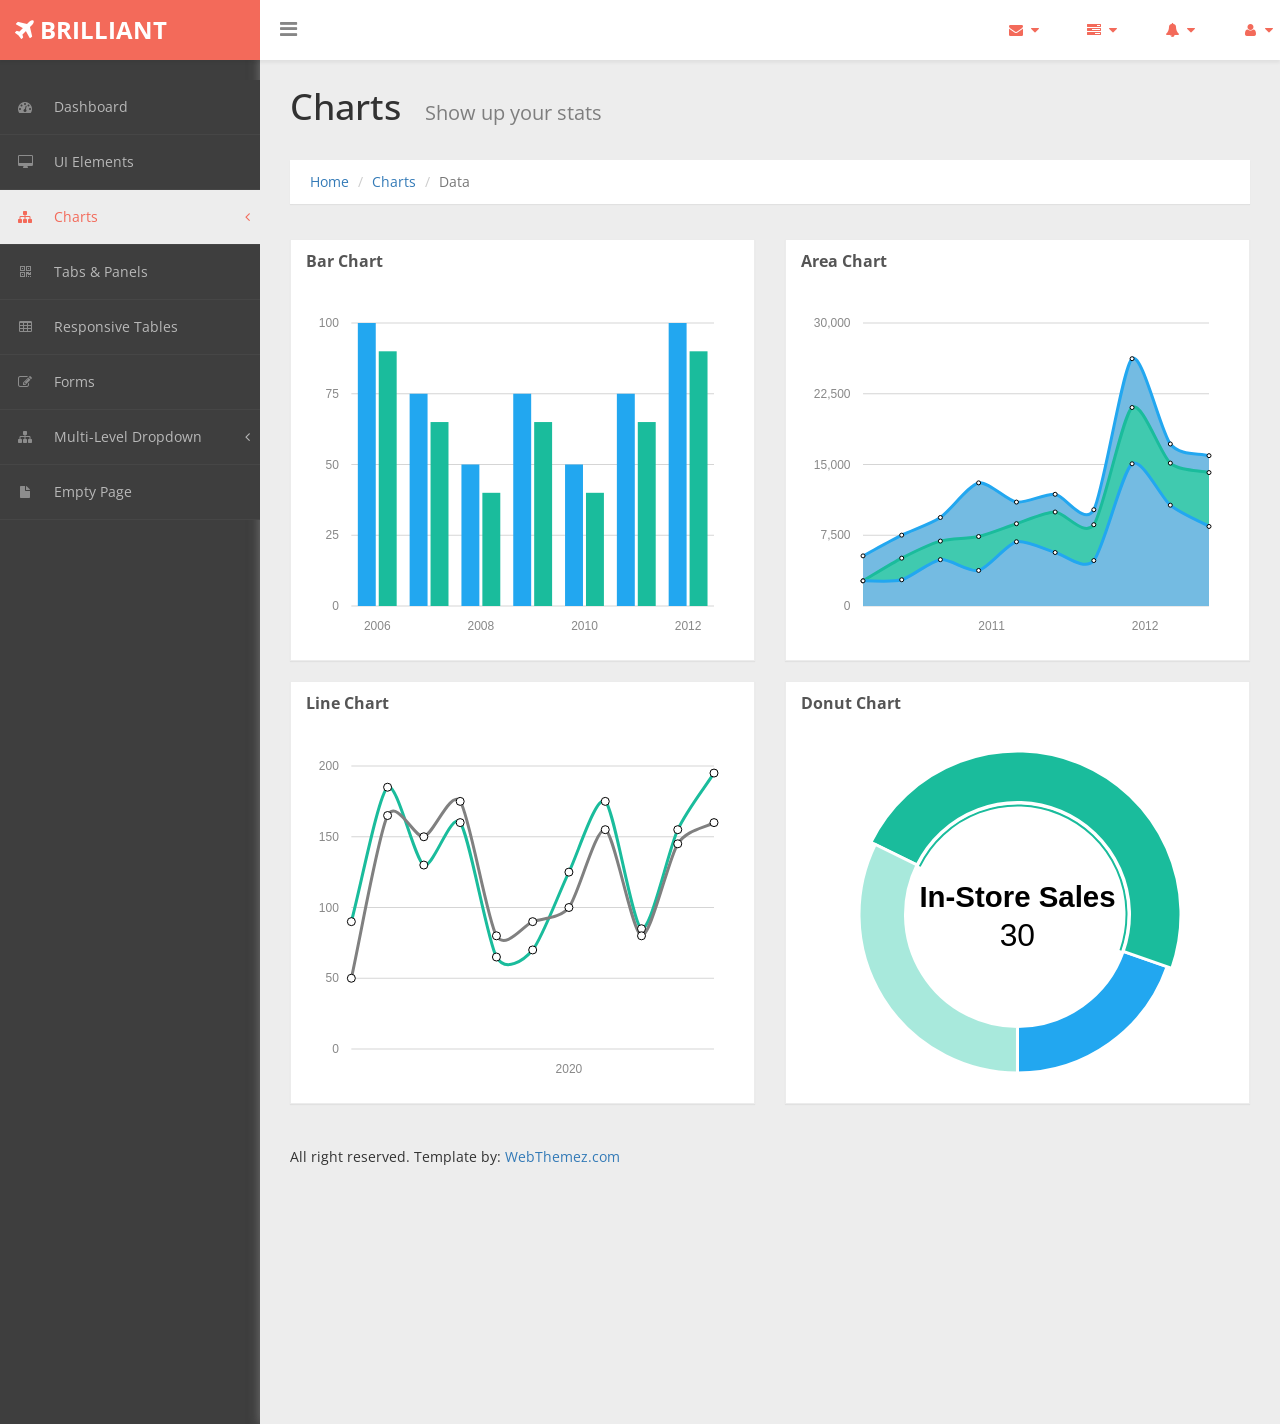
<file: admin/brilliant-free-bootstrap-admin-template/morris-chart.html>
﻿<!DOCTYPE html> 
<!-- 
Template Name: BRILLIANT Bootstrap Admin Template
Version: 4.5.6
Author: WebThemez
Website: http://www.webthemez.com/ 
-->
<html xmlns="http://www.w3.org/1999/xhtml">
<head>
      <meta charset="utf-8" />
    <meta name="viewport" content="width=device-width, initial-scale=1.0" />
	<meta content="" name="description" />
    <meta content="webthemez" name="author" />
    <title>Bootstrap Admin Template : BRILLIANT - WebThemez</title>
	<!-- Bootstrap Styles-->
    <link href="assets/css/bootstrap.css" rel="stylesheet" />
     <!-- FontAwesome Styles-->
    <link href="assets/css/font-awesome.css" rel="stylesheet" />
     <!-- Morris Chart Styles-->
    <link href="assets/js/morris/morris-0.4.3.min.css" rel="stylesheet" />
        <!-- Custom Styles-->
    <link href="assets/css/custom-styles.css" rel="stylesheet" />
     <!-- Google Fonts-->
   <link href='http://fonts.googleapis.com/css?family=Open+Sans' rel='stylesheet' type='text/css' />
</head>
<body>
    <div id="wrapper">
        <nav class="navbar navbar-default top-navbar" role="navigation">
            <div class="navbar-header">
                <button type="button" class="navbar-toggle" data-toggle="collapse" data-target=".sidebar-collapse">
                    <span class="sr-only">Toggle navigation</span>
                    <span class="icon-bar"></span>
                    <span class="icon-bar"></span>
                    <span class="icon-bar"></span>
                </button>
                <a class="navbar-brand" href="index.html"><strong><i class="icon fa fa-plane"></i> BRILLIANT</strong></a>
				<div id="sideNav" href="">
		<i class="fa fa-bars icon"></i> 
		</div>
            </div>

            <ul class="nav navbar-top-links navbar-right">
                <li class="dropdown">
                    <a class="dropdown-toggle" data-toggle="dropdown" href="#" aria-expanded="false">
                        <i class="fa fa-envelope fa-fw"></i> <i class="fa fa-caret-down"></i>
                    </a>
                    <ul class="dropdown-menu dropdown-messages">
                        <li>
                            <a href="#">
                                <div>
                                    <strong>John Doe</strong>
                                    <span class="pull-right text-muted">
                                        <em>Today</em>
                                    </span>
                                </div>
                                <div>Lorem Ipsum has been the industry's standard dummy text ever since the 1500s...</div>
                            </a>
                        </li>
                        <li class="divider"></li>
                        <li>
                            <a href="#">
                                <div>
                                    <strong>John Smith</strong>
                                    <span class="pull-right text-muted">
                                        <em>Yesterday</em>
                                    </span>
                                </div>
                                <div>Lorem Ipsum has been the industry's standard dummy text ever since an kwilnw...</div>
                            </a>
                        </li>
                        <li class="divider"></li>
                        <li>
                            <a href="#">
                                <div>
                                    <strong>John Smith</strong>
                                    <span class="pull-right text-muted">
                                        <em>Yesterday</em>
                                    </span>
                                </div>
                                <div>Lorem Ipsum has been the industry's standard dummy text ever since the...</div>
                            </a>
                        </li>
                        <li class="divider"></li>
                        <li>
                            <a class="text-center" href="#">
                                <strong>Read All Messages</strong>
                                <i class="fa fa-angle-right"></i>
                            </a>
                        </li>
                    </ul>
                    <!-- /.dropdown-messages -->
                </li>
                <!-- /.dropdown -->
                <li class="dropdown">
                    <a class="dropdown-toggle" data-toggle="dropdown" href="#" aria-expanded="false">
                        <i class="fa fa-tasks fa-fw"></i> <i class="fa fa-caret-down"></i>
                    </a>
                    <ul class="dropdown-menu dropdown-tasks">
                        <li>
                            <a href="#">
                                <div>
                                    <p>
                                        <strong>Task 1</strong>
                                        <span class="pull-right text-muted">60% Complete</span>
                                    </p>
                                    <div class="progress progress-striped active">
                                        <div class="progress-bar progress-bar-success" role="progressbar" aria-valuenow="60" aria-valuemin="0" aria-valuemax="100" style="width: 60%">
                                            <span class="sr-only">60% Complete (success)</span>
                                        </div>
                                    </div>
                                </div>
                            </a>
                        </li>
                        <li class="divider"></li>
                        <li>
                            <a href="#">
                                <div>
                                    <p>
                                        <strong>Task 2</strong>
                                        <span class="pull-right text-muted">28% Complete</span>
                                    </p>
                                    <div class="progress progress-striped active">
                                        <div class="progress-bar progress-bar-info" role="progressbar" aria-valuenow="28" aria-valuemin="0" aria-valuemax="100" style="width: 28%">
                                            <span class="sr-only">28% Complete</span>
                                        </div>
                                    </div>
                                </div>
                            </a>
                        </li>
                        <li class="divider"></li>
                        <li>
                            <a href="#">
                                <div>
                                    <p>
                                        <strong>Task 3</strong>
                                        <span class="pull-right text-muted">60% Complete</span>
                                    </p>
                                    <div class="progress progress-striped active">
                                        <div class="progress-bar progress-bar-warning" role="progressbar" aria-valuenow="60" aria-valuemin="0" aria-valuemax="100" style="width: 60%">
                                            <span class="sr-only">60% Complete (warning)</span>
                                        </div>
                                    </div>
                                </div>
                            </a>
                        </li>
                        <li class="divider"></li>
                        <li>
                            <a href="#">
                                <div>
                                    <p>
                                        <strong>Task 4</strong>
                                        <span class="pull-right text-muted">85% Complete</span>
                                    </p>
                                    <div class="progress progress-striped active">
                                        <div class="progress-bar progress-bar-danger" role="progressbar" aria-valuenow="85" aria-valuemin="0" aria-valuemax="100" style="width: 85%">
                                            <span class="sr-only">85% Complete (danger)</span>
                                        </div>
                                    </div>
                                </div>
                            </a>
                        </li>
                        <li class="divider"></li>
                        <li>
                            <a class="text-center" href="#">
                                <strong>See All Tasks</strong>
                                <i class="fa fa-angle-right"></i>
                            </a>
                        </li>
                    </ul>
                    <!-- /.dropdown-tasks -->
                </li>
                <!-- /.dropdown -->
                <li class="dropdown">
                    <a class="dropdown-toggle" data-toggle="dropdown" href="#" aria-expanded="false">
                        <i class="fa fa-bell fa-fw"></i> <i class="fa fa-caret-down"></i>
                    </a>
                    <ul class="dropdown-menu dropdown-alerts">
                        <li>
                            <a href="#">
                                <div>
                                    <i class="fa fa-comment fa-fw"></i> New Comment
                                    <span class="pull-right text-muted small">4 min</span>
                                </div>
                            </a>
                        </li>
                        <li class="divider"></li>
                        <li>
                            <a href="#">
                                <div>
                                    <i class="fa fa-twitter fa-fw"></i> 3 New Followers
                                    <span class="pull-right text-muted small">12 min</span>
                                </div>
                            </a>
                        </li>
                        <li class="divider"></li>
                        <li>
                            <a href="#">
                                <div>
                                    <i class="fa fa-envelope fa-fw"></i> Message Sent
                                    <span class="pull-right text-muted small">4 min</span>
                                </div>
                            </a>
                        </li>
                        <li class="divider"></li>
                        <li>
                            <a href="#">
                                <div>
                                    <i class="fa fa-tasks fa-fw"></i> New Task
                                    <span class="pull-right text-muted small">4 min</span>
                                </div>
                            </a>
                        </li>
                        <li class="divider"></li>
                        <li>
                            <a href="#">
                                <div>
                                    <i class="fa fa-upload fa-fw"></i> Server Rebooted
                                    <span class="pull-right text-muted small">4 min</span>
                                </div>
                            </a>
                        </li>
                        <li class="divider"></li>
                        <li>
                            <a class="text-center" href="#">
                                <strong>See All Alerts</strong>
                                <i class="fa fa-angle-right"></i>
                            </a>
                        </li>
                    </ul>
                    <!-- /.dropdown-alerts -->
                </li>
                <!-- /.dropdown -->
                <li class="dropdown">
                    <a class="dropdown-toggle" data-toggle="dropdown" href="#" aria-expanded="false">
                        <i class="fa fa-user fa-fw"></i> <i class="fa fa-caret-down"></i>
                    </a>
                    <ul class="dropdown-menu dropdown-user">
                        <li><a href="#"><i class="fa fa-user fa-fw"></i> User Profile</a>
                        </li>
                        <li><a href="#"><i class="fa fa-gear fa-fw"></i> Settings</a>
                        </li>
                        <li class="divider"></li>
                        <li><a href="#"><i class="fa fa-sign-out fa-fw"></i> Logout</a>
                        </li>
                    </ul>
                    <!-- /.dropdown-user -->
                </li>
                <!-- /.dropdown -->
            </ul>
        </nav>
        <!--/. NAV TOP  -->
        <nav class="navbar-default navbar-side" role="navigation">
            <div class="sidebar-collapse">
                <ul class="nav" id="main-menu">

                    <li>
                        <a href="index.html"><i class="fa fa-dashboard"></i> Dashboard</a>
                    </li>
                    <li>
                        <a href="ui-elements.html"><i class="fa fa-desktop"></i> UI Elements</a>
                    </li>
					 
					 <li>
                        <a href="#" class="active-menu"><i class="fa fa-sitemap"></i> Charts<span class="fa arrow"></span></a>
                        <ul class="nav nav-second-level">
                            <li>
                                <a href="chart.html">Charts JS</a>
                            </li>
                            <li>
                                <a href="morris-chart.html">Morris Chart</a>
                            </li>
							</ul>
						</li>	
                    <li>
                        <a href="tab-panel.html"><i class="fa fa-qrcode"></i> Tabs & Panels</a>
                    </li>
                    
                    <li>
                        <a href="table.html"><i class="fa fa-table"></i> Responsive Tables</a>
                    </li>
                    <li>
                        <a href="form.html"><i class="fa fa-edit"></i> Forms </a>
                    </li>


                    <li>
                        <a href="#"><i class="fa fa-sitemap"></i> Multi-Level Dropdown<span class="fa arrow"></span></a>
                        <ul class="nav nav-second-level">
                            <li>
                                <a href="#">Second Level Link</a>
                            </li>
                            <li>
                                <a href="#">Second Level Link</a>
                            </li>
                            <li>
                                <a href="#">Second Level Link<span class="fa arrow"></span></a>
                                <ul class="nav nav-third-level">
                                    <li>
                                        <a href="#">Third Level Link</a>
                                    </li>
                                    <li>
                                        <a href="#">Third Level Link</a>
                                    </li>
                                    <li>
                                        <a href="#">Third Level Link</a>
                                    </li>

                                </ul>

                            </li>
                        </ul>
                    </li>
                    <li>
                        <a href="empty.html"><i class="fa fa-fw fa-file"></i> Empty Page</a>
                    </li>
                </ul>

            </div>

        </nav>
        <!-- /. NAV SIDE  -->
        <div id="page-wrapper">
		  <div class="header"> 
                        <h1 class="page-header">
                             Charts <small>Show up your stats</small>
                        </h1>
						<ol class="breadcrumb">
					  <li><a href="#">Home</a></li>
					  <li><a href="#">Charts</a></li>
					  <li class="active">Data</li>
					</ol> 
									
		</div>
            <div id="page-inner"> 
             
                <div class="row"> 
                    
                      
                               <div class="col-md-6 col-sm-12 col-xs-12">                     
                    <div class="panel panel-default">
                        <div class="panel-heading">
                            Bar Chart
                        </div>
                        <div class="panel-body">
                            <div id="morris-bar-chart"></div>
                        </div>
                    </div>            
                </div>
                      <div class="col-md-6 col-sm-12 col-xs-12">                     
                    <div class="panel panel-default">
                        <div class="panel-heading">
                            Area Chart
                        </div>
                        <div class="panel-body">
                            <div id="morris-area-chart"></div>
                        </div>
                    </div>            
                </div> 
                
           </div>
                 <!-- /. ROW  -->
                <div class="row">                     
                      
                               <div class="col-md-6 col-sm-12 col-xs-12">                     
                    <div class="panel panel-default">
                        <div class="panel-heading">
                            Line Chart
                        </div>
                        <div class="panel-body">
                            <div id="morris-line-chart"></div>
                        </div>
                    </div>            
                </div>
                      <div class="col-md-6 col-sm-12 col-xs-12">                     
                    <div class="panel panel-default">
                        <div class="panel-heading">
                            Donut Chart
                        </div>
                        <div class="panel-body">                            
							<div id="morris-donut-chart"></div>
                        </div>
                    </div>            
                </div> 
                
           </div>
                 <!-- /. ROW  -->
				 <footer><p>All right reserved. Template by: <a href="http://webthemez.com">WebThemez.com</a></p></footer>
				</div>
             <!-- /. PAGE INNER  -->
            </div>
         <!-- /. PAGE WRAPPER  -->
        </div>
     <!-- /. WRAPPER  -->
    <!-- JS Scripts-->
    <!-- jQuery Js -->
    <script src="assets/js/jquery-1.10.2.js"></script>
      <!-- Bootstrap Js -->
    <script src="assets/js/bootstrap.min.js"></script>
    <!-- Metis Menu Js -->
    <script src="assets/js/jquery.metisMenu.js"></script>
     <!-- Morris Chart Js -->
     <script src="assets/js/morris/raphael-2.1.0.min.js"></script>
    <script src="assets/js/morris/morris.js"></script>
      <!-- Custom Js -->
    <script src="assets/js/custom-scripts.js"></script>
    
   
</body>
</html>
</file>
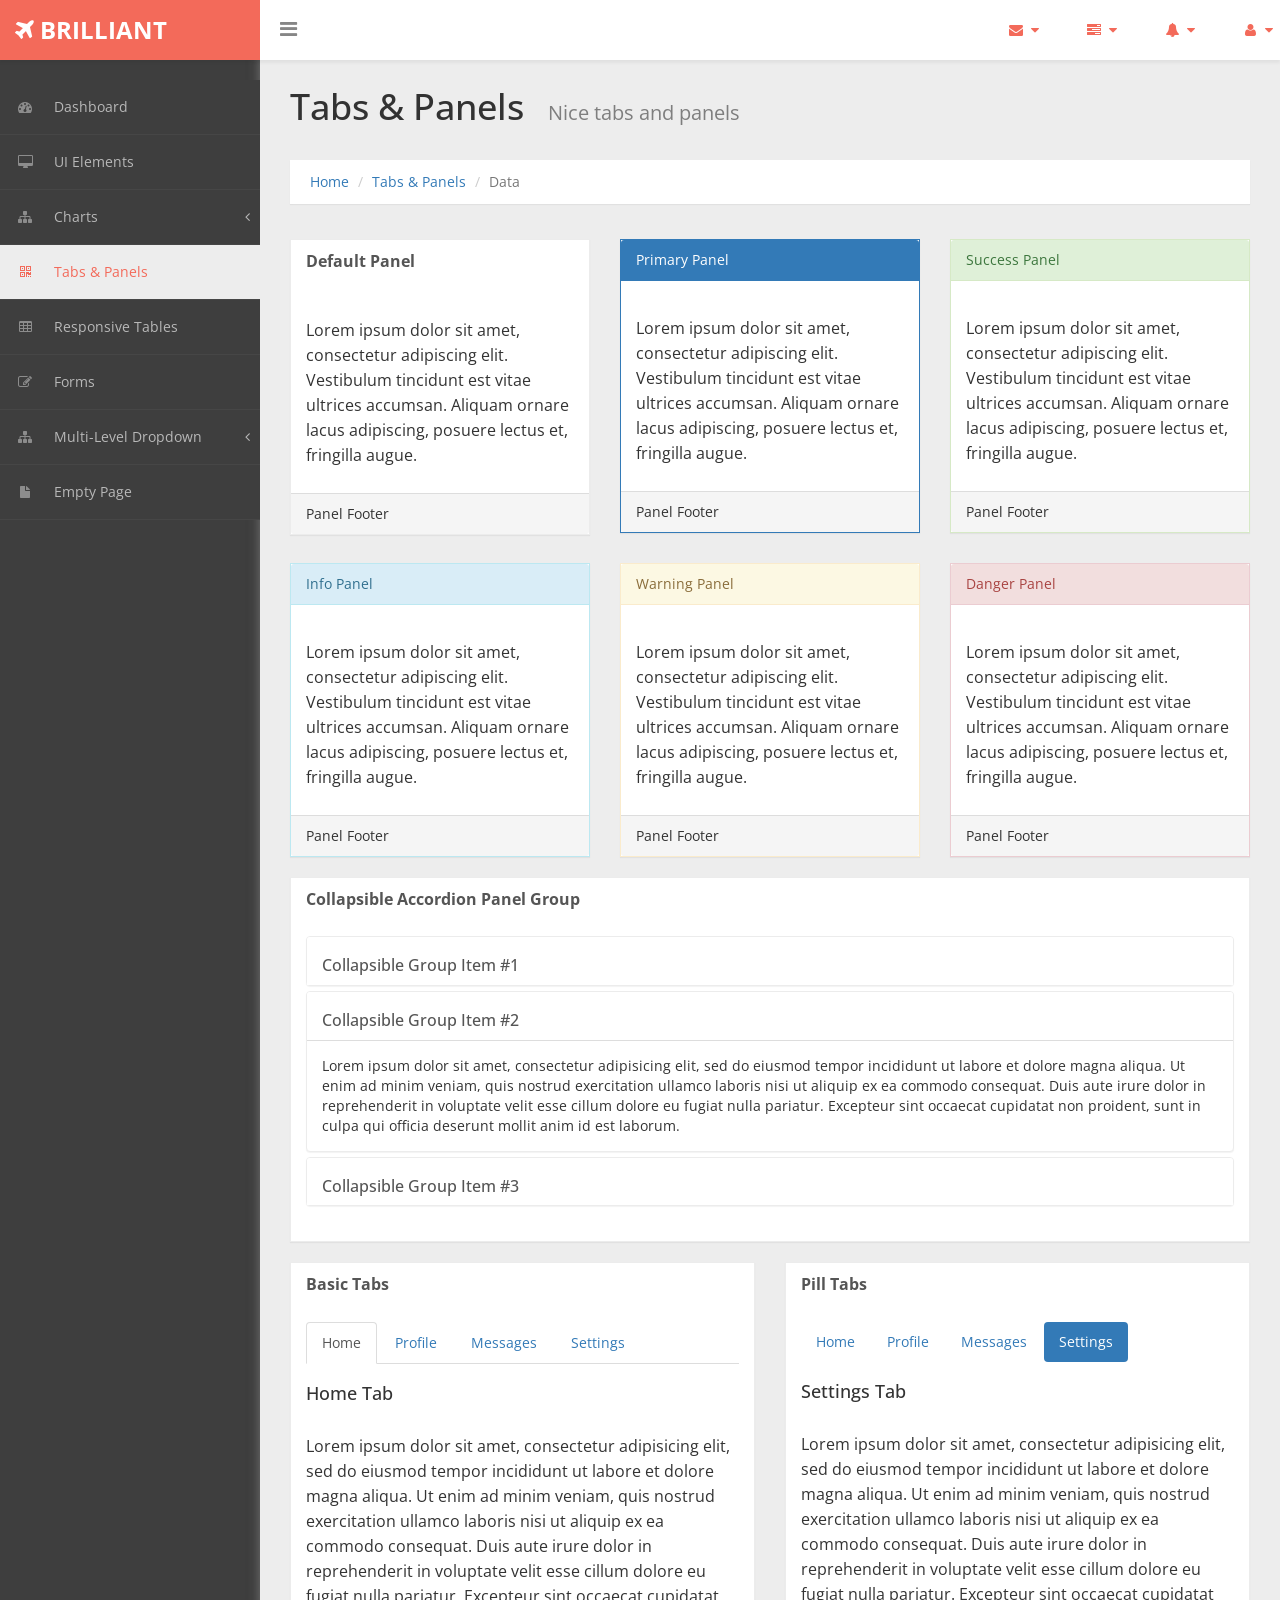
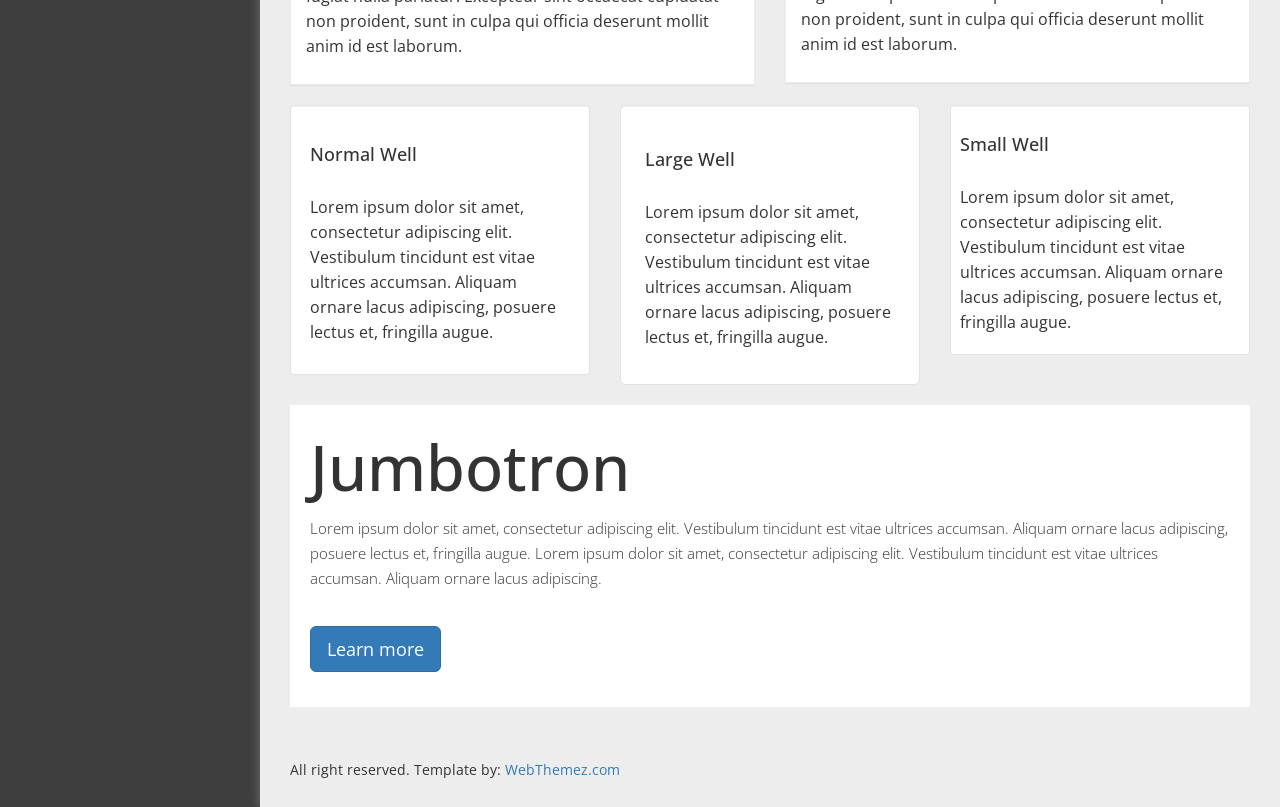
<file: admin/brilliant-free-bootstrap-admin-template/tab-panel.html>
﻿<!DOCTYPE html>
<!-- 
Template Name: BRILLIANT Bootstrap Admin Template
Version: 4.5.6
Author: WebThemez
Website: http://www.webthemez.com/ 
-->
<html xmlns="http://www.w3.org/1999/xhtml">
<head>
      <meta charset="utf-8" />
    <meta name="viewport" content="width=device-width, initial-scale=1.0" />
	<meta content="" name="description" />
    <meta content="webthemez" name="author" />
    <title>Bootstrap html5 Admin Template : Master - WebThemez</title>
	<!-- Bootstrap Styles-->
    <link href="assets/css/bootstrap.css" rel="stylesheet" />
     <!-- FontAwesome Styles-->
    <link href="assets/css/font-awesome.css" rel="stylesheet" />
        <!-- Custom Styles-->
    <link href="assets/css/custom-styles.css" rel="stylesheet" />
     <!-- Google Fonts-->
   <link href='http://fonts.googleapis.com/css?family=Open+Sans' rel='stylesheet' type='text/css' />
</head>
<body>
    <div id="wrapper">
        <nav class="navbar navbar-default top-navbar" role="navigation">
            <div class="navbar-header">
                <button type="button" class="navbar-toggle" data-toggle="collapse" data-target=".sidebar-collapse">
                    <span class="sr-only">Toggle navigation</span>
                    <span class="icon-bar"></span>
                    <span class="icon-bar"></span>
                    <span class="icon-bar"></span>
                </button>
                <a class="navbar-brand" href="index.html"><strong><i class="icon fa fa-plane"></i> BRILLIANT</strong></a>
				<div id="sideNav" href="">
		<i class="fa fa-bars icon"></i> 
		</div>
            </div>

            <ul class="nav navbar-top-links navbar-right">
                <li class="dropdown">
                    <a class="dropdown-toggle" data-toggle="dropdown" href="#" aria-expanded="false">
                        <i class="fa fa-envelope fa-fw"></i> <i class="fa fa-caret-down"></i>
                    </a>
                    <ul class="dropdown-menu dropdown-messages">
                        <li>
                            <a href="#">
                                <div>
                                    <strong>John Doe</strong>
                                    <span class="pull-right text-muted">
                                        <em>Today</em>
                                    </span>
                                </div>
                                <div>Lorem Ipsum has been the industry's standard dummy text ever since the 1500s...</div>
                            </a>
                        </li>
                        <li class="divider"></li>
                        <li>
                            <a href="#">
                                <div>
                                    <strong>John Smith</strong>
                                    <span class="pull-right text-muted">
                                        <em>Yesterday</em>
                                    </span>
                                </div>
                                <div>Lorem Ipsum has been the industry's standard dummy text ever since an kwilnw...</div>
                            </a>
                        </li>
                        <li class="divider"></li>
                        <li>
                            <a href="#">
                                <div>
                                    <strong>John Smith</strong>
                                    <span class="pull-right text-muted">
                                        <em>Yesterday</em>
                                    </span>
                                </div>
                                <div>Lorem Ipsum has been the industry's standard dummy text ever since the...</div>
                            </a>
                        </li>
                        <li class="divider"></li>
                        <li>
                            <a class="text-center" href="#">
                                <strong>Read All Messages</strong>
                                <i class="fa fa-angle-right"></i>
                            </a>
                        </li>
                    </ul>
                    <!-- /.dropdown-messages -->
                </li>
                <!-- /.dropdown -->
                <li class="dropdown">
                    <a class="dropdown-toggle" data-toggle="dropdown" href="#" aria-expanded="false">
                        <i class="fa fa-tasks fa-fw"></i> <i class="fa fa-caret-down"></i>
                    </a>
                    <ul class="dropdown-menu dropdown-tasks">
                        <li>
                            <a href="#">
                                <div>
                                    <p>
                                        <strong>Task 1</strong>
                                        <span class="pull-right text-muted">60% Complete</span>
                                    </p>
                                    <div class="progress progress-striped active">
                                        <div class="progress-bar progress-bar-success" role="progressbar" aria-valuenow="60" aria-valuemin="0" aria-valuemax="100" style="width: 60%">
                                            <span class="sr-only">60% Complete (success)</span>
                                        </div>
                                    </div>
                                </div>
                            </a>
                        </li>
                        <li class="divider"></li>
                        <li>
                            <a href="#">
                                <div>
                                    <p>
                                        <strong>Task 2</strong>
                                        <span class="pull-right text-muted">28% Complete</span>
                                    </p>
                                    <div class="progress progress-striped active">
                                        <div class="progress-bar progress-bar-info" role="progressbar" aria-valuenow="28" aria-valuemin="0" aria-valuemax="100" style="width: 28%">
                                            <span class="sr-only">28% Complete</span>
                                        </div>
                                    </div>
                                </div>
                            </a>
                        </li>
                        <li class="divider"></li>
                        <li>
                            <a href="#">
                                <div>
                                    <p>
                                        <strong>Task 3</strong>
                                        <span class="pull-right text-muted">60% Complete</span>
                                    </p>
                                    <div class="progress progress-striped active">
                                        <div class="progress-bar progress-bar-warning" role="progressbar" aria-valuenow="60" aria-valuemin="0" aria-valuemax="100" style="width: 60%">
                                            <span class="sr-only">60% Complete (warning)</span>
                                        </div>
                                    </div>
                                </div>
                            </a>
                        </li>
                        <li class="divider"></li>
                        <li>
                            <a href="#">
                                <div>
                                    <p>
                                        <strong>Task 4</strong>
                                        <span class="pull-right text-muted">85% Complete</span>
                                    </p>
                                    <div class="progress progress-striped active">
                                        <div class="progress-bar progress-bar-danger" role="progressbar" aria-valuenow="85" aria-valuemin="0" aria-valuemax="100" style="width: 85%">
                                            <span class="sr-only">85% Complete (danger)</span>
                                        </div>
                                    </div>
                                </div>
                            </a>
                        </li>
                        <li class="divider"></li>
                        <li>
                            <a class="text-center" href="#">
                                <strong>See All Tasks</strong>
                                <i class="fa fa-angle-right"></i>
                            </a>
                        </li>
                    </ul>
                    <!-- /.dropdown-tasks -->
                </li>
                <!-- /.dropdown -->
                <li class="dropdown">
                    <a class="dropdown-toggle" data-toggle="dropdown" href="#" aria-expanded="false">
                        <i class="fa fa-bell fa-fw"></i> <i class="fa fa-caret-down"></i>
                    </a>
                    <ul class="dropdown-menu dropdown-alerts">
                        <li>
                            <a href="#">
                                <div>
                                    <i class="fa fa-comment fa-fw"></i> New Comment
                                    <span class="pull-right text-muted small">4 min</span>
                                </div>
                            </a>
                        </li>
                        <li class="divider"></li>
                        <li>
                            <a href="#">
                                <div>
                                    <i class="fa fa-twitter fa-fw"></i> 3 New Followers
                                    <span class="pull-right text-muted small">12 min</span>
                                </div>
                            </a>
                        </li>
                        <li class="divider"></li>
                        <li>
                            <a href="#">
                                <div>
                                    <i class="fa fa-envelope fa-fw"></i> Message Sent
                                    <span class="pull-right text-muted small">4 min</span>
                                </div>
                            </a>
                        </li>
                        <li class="divider"></li>
                        <li>
                            <a href="#">
                                <div>
                                    <i class="fa fa-tasks fa-fw"></i> New Task
                                    <span class="pull-right text-muted small">4 min</span>
                                </div>
                            </a>
                        </li>
                        <li class="divider"></li>
                        <li>
                            <a href="#">
                                <div>
                                    <i class="fa fa-upload fa-fw"></i> Server Rebooted
                                    <span class="pull-right text-muted small">4 min</span>
                                </div>
                            </a>
                        </li>
                        <li class="divider"></li>
                        <li>
                            <a class="text-center" href="#">
                                <strong>See All Alerts</strong>
                                <i class="fa fa-angle-right"></i>
                            </a>
                        </li>
                    </ul>
                    <!-- /.dropdown-alerts -->
                </li>
                <!-- /.dropdown -->
                <li class="dropdown">
                    <a class="dropdown-toggle" data-toggle="dropdown" href="#" aria-expanded="false">
                        <i class="fa fa-user fa-fw"></i> <i class="fa fa-caret-down"></i>
                    </a>
                    <ul class="dropdown-menu dropdown-user">
                        <li><a href="#"><i class="fa fa-user fa-fw"></i> User Profile</a>
                        </li>
                        <li><a href="#"><i class="fa fa-gear fa-fw"></i> Settings</a>
                        </li>
                        <li class="divider"></li>
                        <li><a href="#"><i class="fa fa-sign-out fa-fw"></i> Logout</a>
                        </li>
                    </ul>
                    <!-- /.dropdown-user -->
                </li>
                <!-- /.dropdown -->
            </ul>
        </nav>
        <!--/. NAV TOP  -->
        <nav class="navbar-default navbar-side" role="navigation">
            <div class="sidebar-collapse">
                <ul class="nav" id="main-menu">

                    <li>
                        <a href="index.html"><i class="fa fa-dashboard"></i> Dashboard</a>
                    </li>
                    <li>
                        <a href="ui-elements.html"><i class="fa fa-desktop"></i> UI Elements</a>
                    </li>
					 
					 <li>
                        <a href="#"><i class="fa fa-sitemap"></i> Charts<span class="fa arrow"></span></a>
                        <ul class="nav nav-second-level">
                            <li>
                                <a href="chart.html">Charts JS</a>
                            </li>
                            <li>
                                <a href="morris-chart.html">Morris Chart</a>
                            </li>
							</ul>
						</li>	
                    <li>
                        <a href="tab-panel.html" class="active-menu"><i class="fa fa-qrcode"></i> Tabs & Panels</a>
                    </li>
                    
                    <li>
                        <a href="table.html"><i class="fa fa-table"></i> Responsive Tables</a>
                    </li>
                    <li>
                        <a href="form.html"><i class="fa fa-edit"></i> Forms </a>
                    </li>


                    <li>
                        <a href="#"><i class="fa fa-sitemap"></i> Multi-Level Dropdown<span class="fa arrow"></span></a>
                        <ul class="nav nav-second-level">
                            <li>
                                <a href="#">Second Level Link</a>
                            </li>
                            <li>
                                <a href="#">Second Level Link</a>
                            </li>
                            <li>
                                <a href="#">Second Level Link<span class="fa arrow"></span></a>
                                <ul class="nav nav-third-level">
                                    <li>
                                        <a href="#">Third Level Link</a>
                                    </li>
                                    <li>
                                        <a href="#">Third Level Link</a>
                                    </li>
                                    <li>
                                        <a href="#">Third Level Link</a>
                                    </li>

                                </ul>

                            </li>
                        </ul>
                    </li>
                    <li>
                        <a href="empty.html"><i class="fa fa-fw fa-file"></i> Empty Page</a>
                    </li>
                </ul>

            </div>

        </nav>
        <!-- /. NAV SIDE  -->
        <div id="page-wrapper" >
			  <div class="header"> 
                        <h1 class="page-header">
                            Tabs & Panels <small>Nice tabs and panels</small>
                        </h1>
						<ol class="breadcrumb">
					  <li><a href="#">Home</a></li>
					  <li><a href="#">Tabs & Panels</a></li>
					  <li class="active">Data</li>
					</ol> 
									
		</div>
		
            <div id="page-inner"> 
                                 
            <div class="row">
                <div class="col-md-4 col-sm-4">
                    <div class="panel panel-default">
                        <div class="panel-heading">
                            Default Panel
                        </div>
                        <div class="panel-body">
                            <p>Lorem ipsum dolor sit amet, consectetur adipiscing elit. Vestibulum tincidunt est vitae ultrices accumsan. Aliquam ornare lacus adipiscing, posuere lectus et, fringilla augue.</p>
                        </div>
                        <div class="panel-footer">
                            Panel Footer
                        </div>
                    </div>
                </div>
                <div class="col-md-4 col-sm-4">
                    <div class="panel panel-primary">
                        <div class="panel-heading">
                            Primary Panel
                        </div>
                        <div class="panel-body">
                            <p>Lorem ipsum dolor sit amet, consectetur adipiscing elit. Vestibulum tincidunt est vitae ultrices accumsan. Aliquam ornare lacus adipiscing, posuere lectus et, fringilla augue.</p>
                        </div>
                        <div class="panel-footer">
                            Panel Footer
                        </div>
                    </div>
                </div>
                <div class="col-md-4 col-sm-4">
                    <div class="panel panel-success">
                        <div class="panel-heading">
                            Success Panel
                        </div>
                        <div class="panel-body">
                            <p>Lorem ipsum dolor sit amet, consectetur adipiscing elit. Vestibulum tincidunt est vitae ultrices accumsan. Aliquam ornare lacus adipiscing, posuere lectus et, fringilla augue.</p>
                        </div>
                        <div class="panel-footer">
                            Panel Footer
                        </div>
                    </div>
                </div>
            </div>
                   <!-- /. ROW  -->
            <div class="row">
                <div class="col-md-4 col-sm-4">
                    <div class="panel panel-info">
                        <div class="panel-heading">
                            Info Panel
                        </div>
                        <div class="panel-body">
                            <p>Lorem ipsum dolor sit amet, consectetur adipiscing elit. Vestibulum tincidunt est vitae ultrices accumsan. Aliquam ornare lacus adipiscing, posuere lectus et, fringilla augue.</p>
                        </div>
                        <div class="panel-footer">
                            Panel Footer
                        </div>
                    </div>
                </div>
                <div class="col-md-4 col-sm-4">
                    <div class="panel panel-warning">
                        <div class="panel-heading">
                            Warning Panel
                        </div>
                        <div class="panel-body">
                            <p>Lorem ipsum dolor sit amet, consectetur adipiscing elit. Vestibulum tincidunt est vitae ultrices accumsan. Aliquam ornare lacus adipiscing, posuere lectus et, fringilla augue.</p>
                        </div>
                        <div class="panel-footer">
                            Panel Footer
                        </div>
                    </div>
                </div>
                <div class="col-md-4 col-sm-4">
                    <div class="panel panel-danger">
                        <div class="panel-heading">
                            Danger Panel
                        </div>
                        <div class="panel-body">
                            <p>Lorem ipsum dolor sit amet, consectetur adipiscing elit. Vestibulum tincidunt est vitae ultrices accumsan. Aliquam ornare lacus adipiscing, posuere lectus et, fringilla augue.</p>
                        </div>
                        <div class="panel-footer">
                            Panel Footer
                        </div>
                    </div>
                </div>
            </div>
                    <!-- /. ROW  -->
            <div class="row">
                <div class="col-md-12">
                    <div class="panel panel-default">
                        <div class="panel-heading">
                            Collapsible Accordion Panel Group
                        </div>
                        <div class="panel-body">
                            <div class="panel-group" id="accordion">
                                <div class="panel panel-default">
                                    <div class="panel-heading">
                                        <h4 class="panel-title">
                                            <a data-toggle="collapse" data-parent="#accordion" href="#collapseOne" class="collapsed">Collapsible Group Item #1</a>
                                        </h4>
                                    </div>
                                    <div id="collapseOne" class="panel-collapse collapse" style="height: 0px;">
                                        <div class="panel-body">
                                            Lorem ipsum dolor sit amet, consectetur adipisicing elit, sed do eiusmod tempor incididunt ut labore et dolore magna aliqua. Ut enim ad minim veniam, quis nostrud exercitation ullamco laboris nisi ut aliquip ex ea commodo consequat. Duis aute irure dolor in reprehenderit in voluptate velit esse cillum dolore eu fugiat nulla pariatur. Excepteur sint occaecat cupidatat non proident, sunt in culpa qui officia deserunt mollit anim id est laborum.
                                        </div>
                                    </div>
                                </div>
                                <div class="panel panel-default">
                                    <div class="panel-heading">
                                        <h4 class="panel-title">
                                            <a data-toggle="collapse" data-parent="#accordion" href="#collapseTwo">Collapsible Group Item #2</a>
                                        </h4>
                                    </div>
                                    <div id="collapseTwo" class="panel-collapse in" style="height: auto;">
                                        <div class="panel-body">
                                            Lorem ipsum dolor sit amet, consectetur adipisicing elit, sed do eiusmod tempor incididunt ut labore et dolore magna aliqua. Ut enim ad minim veniam, quis nostrud exercitation ullamco laboris nisi ut aliquip ex ea commodo consequat. Duis aute irure dolor in reprehenderit in voluptate velit esse cillum dolore eu fugiat nulla pariatur. Excepteur sint occaecat cupidatat non proident, sunt in culpa qui officia deserunt mollit anim id est laborum.
                                        </div>
                                    </div>
                                </div>
                                <div class="panel panel-default">
                                    <div class="panel-heading">
                                        <h4 class="panel-title">
                                            <a data-toggle="collapse" data-parent="#accordion" href="#collapseThree" class="collapsed">Collapsible Group Item #3</a>
                                        </h4>
                                    </div>
                                    <div id="collapseThree" class="panel-collapse collapse">
                                        <div class="panel-body">
                                            Lorem ipsum dolor sit amet, consectetur adipisicing elit, sed do eiusmod tempor incididunt ut labore et dolore magna aliqua. Ut enim ad minim veniam, quis nostrud exercitation ullamco laboris nisi ut aliquip ex ea commodo consequat. Duis aute irure dolor in reprehenderit in voluptate velit esse cillum dolore eu fugiat nulla pariatur. Excepteur sint occaecat cupidatat non proident, sunt in culpa qui officia deserunt mollit anim id est laborum.
                                        </div>
                                    </div>
                                </div>
                            </div>
                        </div>
                    </div>
                </div>
            </div>
                    <!-- /. ROW  -->
            <div class="row">
                <div class="col-md-6 col-sm-6">
                    <div class="panel panel-default">
                        <div class="panel-heading">
                            Basic Tabs
                        </div>
                        <div class="panel-body">
                            <ul class="nav nav-tabs">
                                <li class="active"><a href="#home" data-toggle="tab">Home</a>
                                </li>
                                <li class=""><a href="#profile" data-toggle="tab">Profile</a>
                                </li>
                                <li class=""><a href="#messages" data-toggle="tab">Messages</a>
                                </li>
                                <li class=""><a href="#settings" data-toggle="tab">Settings</a>
                                </li>
                            </ul>

                            <div class="tab-content">
                                <div class="tab-pane fade active in" id="home">
                                    <h4>Home Tab</h4>
                                    <p>Lorem ipsum dolor sit amet, consectetur adipisicing elit, sed do eiusmod tempor incididunt ut labore et dolore magna aliqua. Ut enim ad minim veniam, quis nostrud exercitation ullamco laboris nisi ut aliquip ex ea commodo consequat. Duis aute irure dolor in reprehenderit in voluptate velit esse cillum dolore eu fugiat nulla pariatur. Excepteur sint occaecat cupidatat non proident, sunt in culpa qui officia deserunt mollit anim id est laborum.</p>
                                </div>
                                <div class="tab-pane fade" id="profile">
                                    <h4>Profile Tab</h4>
                                    <p>Lorem ipsum dolor sit amet, consectetur adipisicing elit, sed do eiusmod tempor incididunt ut labore et dolore magna aliqua. Ut enim ad minim veniam, quis nostrud exercitation ullamco laboris nisi ut aliquip ex ea commodo consequat. Duis aute irure dolor in reprehenderit in voluptate velit esse cillum dolore eu fugiat nulla pariatur. Excepteur sint occaecat cupidatat non proident, sunt in culpa qui officia deserunt mollit anim id est laborum.</p>
                                </div>
                                <div class="tab-pane fade" id="messages">
                                    <h4>Messages Tab</h4>
                                    <p>Lorem ipsum dolor sit amet, consectetur adipisicing elit, sed do eiusmod tempor incididunt ut labore et dolore magna aliqua. Ut enim ad minim veniam, quis nostrud exercitation ullamco laboris nisi ut aliquip ex ea commodo consequat. Duis aute irure dolor in reprehenderit in voluptate velit esse cillum dolore eu fugiat nulla pariatur. Excepteur sint occaecat cupidatat non proident, sunt in culpa qui officia deserunt mollit anim id est laborum.</p>
                                </div>
                                <div class="tab-pane fade" id="settings">
                                    <h4>Settings Tab</h4>
                                    <p>Lorem ipsum dolor sit amet, consectetur adipisicing elit, sed do eiusmod tempor incididunt ut labore et dolore magna aliqua. Ut enim ad minim veniam, quis nostrud exercitation ullamco laboris nisi ut aliquip ex ea commodo consequat. Duis aute irure dolor in reprehenderit in voluptate velit esse cillum dolore eu fugiat nulla pariatur. Excepteur sint occaecat cupidatat non proident, sunt in culpa qui officia deserunt mollit anim id est laborum.</p>
                                </div>
                            </div>
                        </div>
                    </div>
                </div>
                <div class="col-md-6 col-sm-6">
                    <div class="panel panel-default">
                        <div class="panel-heading">
                            Pill Tabs
                        </div>
                        <div class="panel-body">
                            <ul class="nav nav-pills">
                                <li class=""><a href="#home-pills" data-toggle="tab">Home</a>
                                </li>
                                <li class=""><a href="#profile-pills" data-toggle="tab">Profile</a>
                                </li>
                                <li class=""><a href="#messages-pills" data-toggle="tab">Messages</a>
                                </li>
                                <li class="active"><a href="#settings-pills" data-toggle="tab">Settings</a>
                                </li>
                            </ul>

                            <div class="tab-content">
                                <div class="tab-pane fade" id="home-pills">
                                    <h4>Home Tab</h4>
                                    <p>Lorem ipsum dolor sit amet, consectetur adipisicing elit, sed do eiusmod tempor incididunt ut labore et dolore magna aliqua. Ut enim ad minim veniam, quis nostrud exercitation ullamco laboris nisi ut aliquip ex ea commodo consequat. Duis aute irure dolor in reprehenderit in voluptate velit esse cillum dolore eu fugiat nulla pariatur. Excepteur sint occaecat cupidatat non proident, sunt in culpa qui officia deserunt mollit anim id est laborum.</p>
                                </div>
                                <div class="tab-pane fade" id="profile-pills">
                                    <h4>Profile Tab</h4>
                                    <p>Lorem ipsum dolor sit amet, consectetur adipisicing elit, sed do eiusmod tempor incididunt ut labore et dolore magna aliqua. Ut enim ad minim veniam, quis nostrud exercitation ullamco laboris nisi ut aliquip ex ea commodo consequat. Duis aute irure dolor in reprehenderit in voluptate velit esse cillum dolore eu fugiat nulla pariatur. Excepteur sint occaecat cupidatat non proident, sunt in culpa qui officia deserunt mollit anim id est laborum.</p>
                                </div>
                                <div class="tab-pane fade" id="messages-pills">
                                    <h4>Messages Tab</h4>
                                    <p>Lorem ipsum dolor sit amet, consectetur adipisicing elit, sed do eiusmod tempor incididunt ut labore et dolore magna aliqua. Ut enim ad minim veniam, quis nostrud exercitation ullamco laboris nisi ut aliquip ex ea commodo consequat. Duis aute irure dolor in reprehenderit in voluptate velit esse cillum dolore eu fugiat nulla pariatur. Excepteur sint occaecat cupidatat non proident, sunt in culpa qui officia deserunt mollit anim id est laborum.</p>
                                </div>
                                <div class="tab-pane fade active in" id="settings-pills">
                                    <h4>Settings Tab</h4>
                                    <p>Lorem ipsum dolor sit amet, consectetur adipisicing elit, sed do eiusmod tempor incididunt ut labore et dolore magna aliqua. Ut enim ad minim veniam, quis nostrud exercitation ullamco laboris nisi ut aliquip ex ea commodo consequat. Duis aute irure dolor in reprehenderit in voluptate velit esse cillum dolore eu fugiat nulla pariatur. Excepteur sint occaecat cupidatat non proident, sunt in culpa qui officia deserunt mollit anim id est laborum.</p>
                                </div>
                            </div>
                        </div>
                    </div>
                </div>
            </div>
                    <!-- /. ROW  -->
            <div class="row">
                <div class="col-md-4 col-sm-4">
                    <div class="well">
                        <h4>Normal Well</h4>
                        <p>Lorem ipsum dolor sit amet, consectetur adipiscing elit. Vestibulum tincidunt est vitae ultrices accumsan. Aliquam ornare lacus adipiscing, posuere lectus et, fringilla augue.</p>
                    </div>
                </div>
                <div class="col-md-4 col-sm-4">
                    <div class="well well-lg">
                        <h4>Large Well</h4>
                        <p>Lorem ipsum dolor sit amet, consectetur adipiscing elit. Vestibulum tincidunt est vitae ultrices accumsan. Aliquam ornare lacus adipiscing, posuere lectus et, fringilla augue.</p>
                    </div>
                </div>
                <div class="col-md-4 col-sm-4">
                    <div class="well well-sm">
                        <h4>Small Well</h4>
                        <p>Lorem ipsum dolor sit amet, consectetur adipiscing elit. Vestibulum tincidunt est vitae ultrices accumsan. Aliquam ornare lacus adipiscing, posuere lectus et, fringilla augue.</p>
                    </div>
                </div>
            </div>
                    <!-- /. ROW  -->
            <div class="row">
                <div class="col-md-12">
                    <div class="jumbotron">
                        <h1>Jumbotron</h1>
                        <p>Lorem ipsum dolor sit amet, consectetur adipiscing elit. Vestibulum tincidunt est vitae ultrices accumsan. Aliquam ornare lacus adipiscing, posuere lectus et, fringilla augue. Lorem ipsum dolor sit amet, consectetur adipiscing elit. Vestibulum tincidunt est vitae ultrices accumsan. Aliquam ornare lacus adipiscing.</p>
                        <p>
                            <a class="btn btn-primary btn-lg" role="button">Learn more</a>
                        </p>
                    </div>
                </div>
            </div>
                    <!-- /. ROW  -->
				<footer><p>All right reserved. Template by: <a href="http://webthemez.com">WebThemez.com</a></p></footer>
					</div>
			 <!-- /. PAGE INNER  -->
            </div>
         <!-- /. PAGE WRAPPER  -->
        </div>
     <!-- /. WRAPPER  -->
    <!-- JS Scripts-->
    <!-- jQuery Js -->
    <script src="assets/js/jquery-1.10.2.js"></script>
      <!-- Bootstrap Js -->
    <script src="assets/js/bootstrap.min.js"></script>
    <!-- Metis Menu Js -->
    <script src="assets/js/jquery.metisMenu.js"></script>
      <!-- Custom Js -->
    <script src="assets/js/custom-scripts.js"></script>
    
   
</body>
</html>
</file>
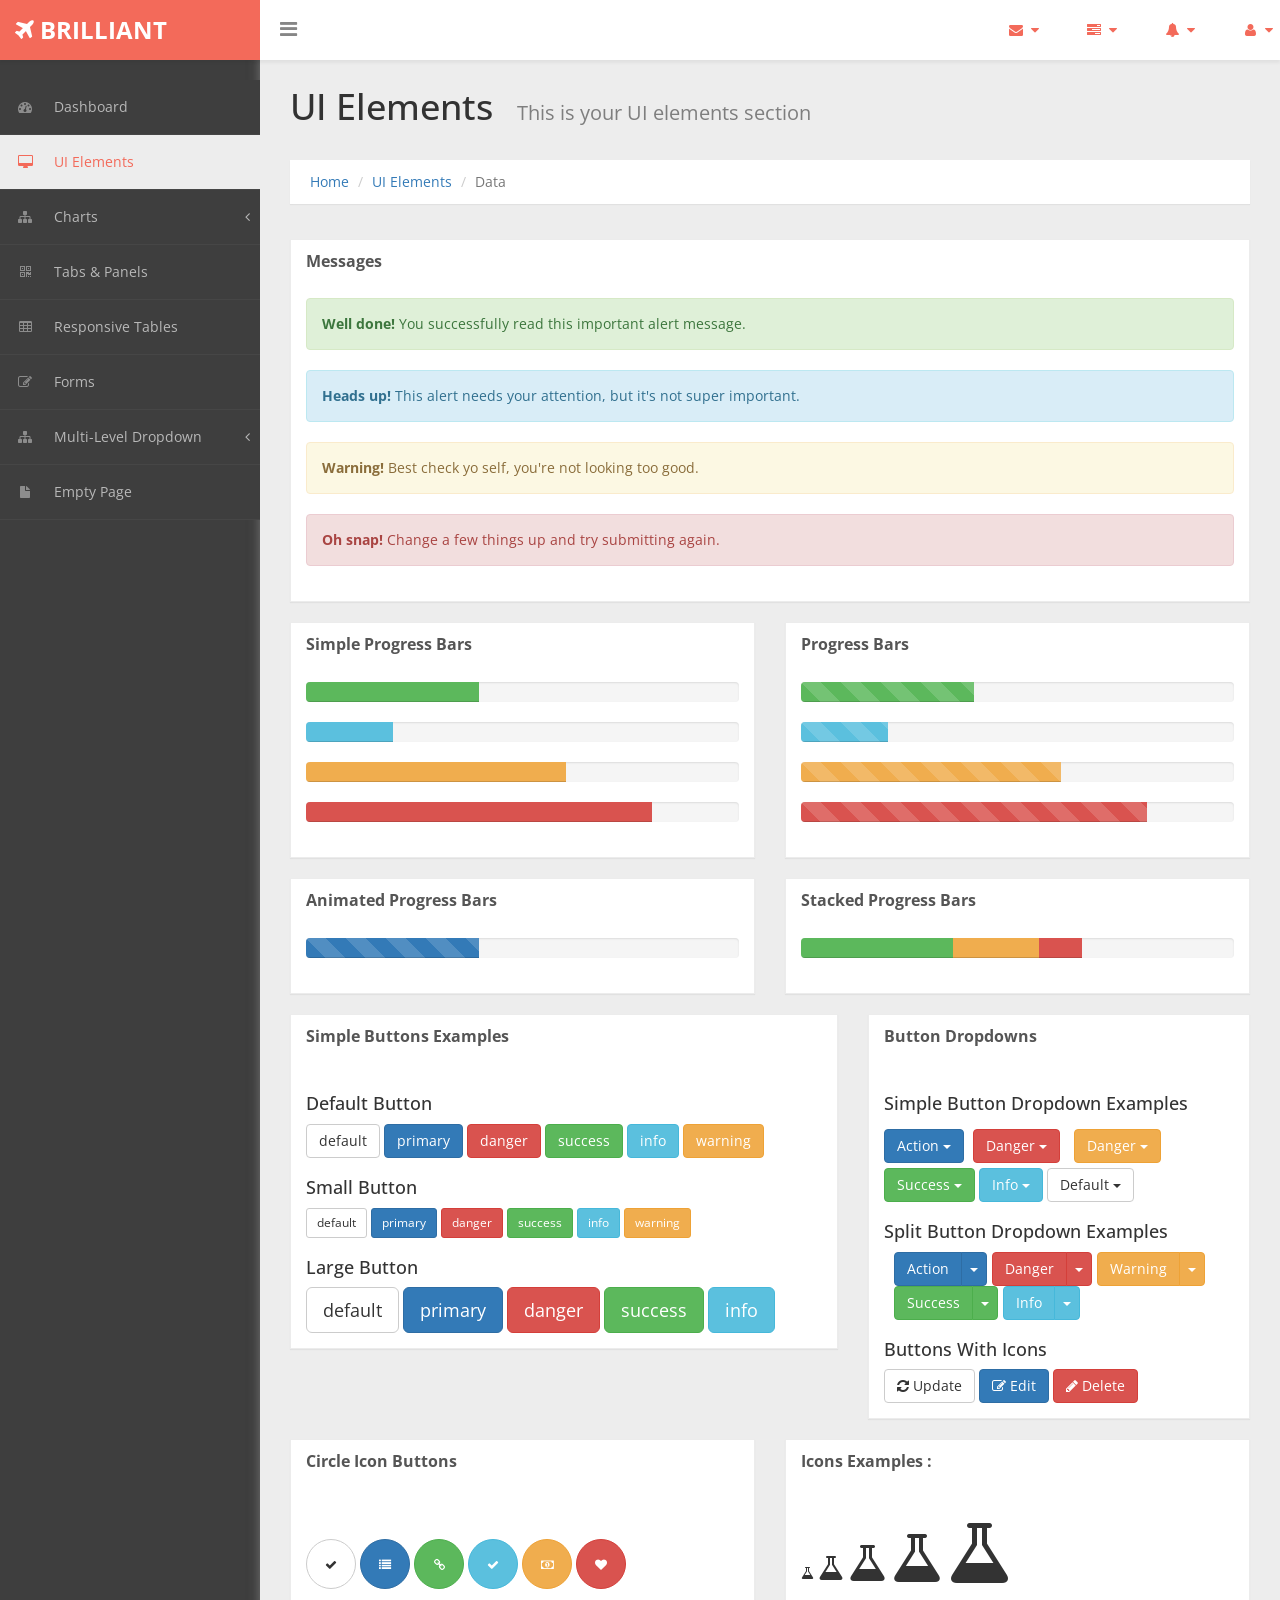
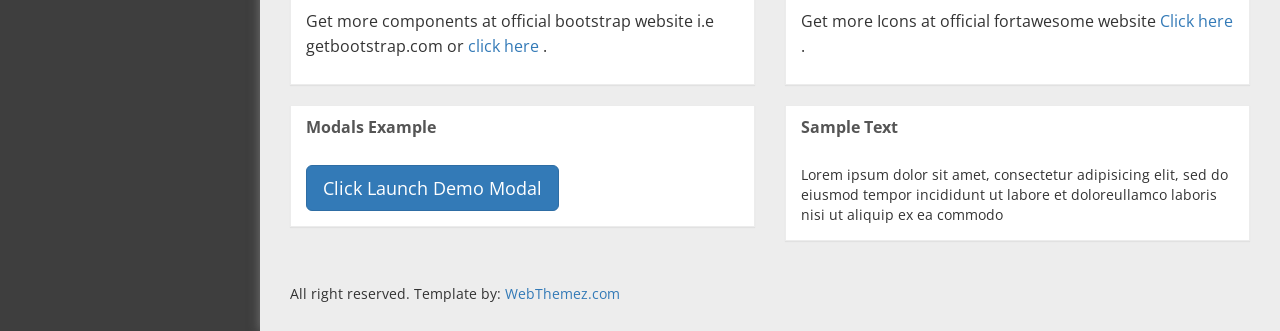
<file: admin/brilliant-free-bootstrap-admin-template/ui-elements.html>
﻿<!DOCTYPE html>
<!-- 
Template Name: BRILLIANT Bootstrap Admin Template
Version: 4.5.6
Author: WebThemez
Website: http://www.webthemez.com/ 
-->
<html xmlns="http://www.w3.org/1999/xhtml">
<head>
      <meta charset="utf-8" />
    <meta name="viewport" content="width=device-width, initial-scale=1.0" />
	<meta content="" name="description" />
    <meta content="webthemez" name="author" />
    <title>Bootstrap Admin Template : Insight - WebThemez</title>
	<!-- Bootstrap Styles-->
    <link href="assets/css/bootstrap.css" rel="stylesheet" />
     <!-- FontAwesome Styles-->
    <link href="assets/css/font-awesome.css" rel="stylesheet" />
        <!-- Custom Styles-->
    <link href="assets/css/custom-styles.css" rel="stylesheet" />
     <!-- Google Fonts-->
   <link href='http://fonts.googleapis.com/css?family=Open+Sans' rel='stylesheet' type='text/css' />
</head>
<body>
    <div id="wrapper">
        <nav class="navbar navbar-default top-navbar" role="navigation">
            <div class="navbar-header">
                <button type="button" class="navbar-toggle" data-toggle="collapse" data-target=".sidebar-collapse">
                    <span class="sr-only">Toggle navigation</span>
                    <span class="icon-bar"></span>
                    <span class="icon-bar"></span>
                    <span class="icon-bar"></span>
                </button>
                <a class="navbar-brand" href="index.html"><strong><i class="icon fa fa-plane"></i> BRILLIANT</strong></a>
				<div id="sideNav" href="">
		<i class="fa fa-bars icon"></i> 
		</div>
            </div>

            <ul class="nav navbar-top-links navbar-right">
                <li class="dropdown">
                    <a class="dropdown-toggle" data-toggle="dropdown" href="#" aria-expanded="false">
                        <i class="fa fa-envelope fa-fw"></i> <i class="fa fa-caret-down"></i>
                    </a>
                    <ul class="dropdown-menu dropdown-messages">
                        <li>
                            <a href="#">
                                <div>
                                    <strong>John Doe</strong>
                                    <span class="pull-right text-muted">
                                        <em>Today</em>
                                    </span>
                                </div>
                                <div>Lorem Ipsum has been the industry's standard dummy text ever since the 1500s...</div>
                            </a>
                        </li>
                        <li class="divider"></li>
                        <li>
                            <a href="#">
                                <div>
                                    <strong>John Smith</strong>
                                    <span class="pull-right text-muted">
                                        <em>Yesterday</em>
                                    </span>
                                </div>
                                <div>Lorem Ipsum has been the industry's standard dummy text ever since an kwilnw...</div>
                            </a>
                        </li>
                        <li class="divider"></li>
                        <li>
                            <a href="#">
                                <div>
                                    <strong>John Smith</strong>
                                    <span class="pull-right text-muted">
                                        <em>Yesterday</em>
                                    </span>
                                </div>
                                <div>Lorem Ipsum has been the industry's standard dummy text ever since the...</div>
                            </a>
                        </li>
                        <li class="divider"></li>
                        <li>
                            <a class="text-center" href="#">
                                <strong>Read All Messages</strong>
                                <i class="fa fa-angle-right"></i>
                            </a>
                        </li>
                    </ul>
                    <!-- /.dropdown-messages -->
                </li>
                <!-- /.dropdown -->
                <li class="dropdown">
                    <a class="dropdown-toggle" data-toggle="dropdown" href="#" aria-expanded="false">
                        <i class="fa fa-tasks fa-fw"></i> <i class="fa fa-caret-down"></i>
                    </a>
                    <ul class="dropdown-menu dropdown-tasks">
                        <li>
                            <a href="#">
                                <div>
                                    <p>
                                        <strong>Task 1</strong>
                                        <span class="pull-right text-muted">60% Complete</span>
                                    </p>
                                    <div class="progress progress-striped active">
                                        <div class="progress-bar progress-bar-success" role="progressbar" aria-valuenow="60" aria-valuemin="0" aria-valuemax="100" style="width: 60%">
                                            <span class="sr-only">60% Complete (success)</span>
                                        </div>
                                    </div>
                                </div>
                            </a>
                        </li>
                        <li class="divider"></li>
                        <li>
                            <a href="#">
                                <div>
                                    <p>
                                        <strong>Task 2</strong>
                                        <span class="pull-right text-muted">28% Complete</span>
                                    </p>
                                    <div class="progress progress-striped active">
                                        <div class="progress-bar progress-bar-info" role="progressbar" aria-valuenow="28" aria-valuemin="0" aria-valuemax="100" style="width: 28%">
                                            <span class="sr-only">28% Complete</span>
                                        </div>
                                    </div>
                                </div>
                            </a>
                        </li>
                        <li class="divider"></li>
                        <li>
                            <a href="#">
                                <div>
                                    <p>
                                        <strong>Task 3</strong>
                                        <span class="pull-right text-muted">60% Complete</span>
                                    </p>
                                    <div class="progress progress-striped active">
                                        <div class="progress-bar progress-bar-warning" role="progressbar" aria-valuenow="60" aria-valuemin="0" aria-valuemax="100" style="width: 60%">
                                            <span class="sr-only">60% Complete (warning)</span>
                                        </div>
                                    </div>
                                </div>
                            </a>
                        </li>
                        <li class="divider"></li>
                        <li>
                            <a href="#">
                                <div>
                                    <p>
                                        <strong>Task 4</strong>
                                        <span class="pull-right text-muted">85% Complete</span>
                                    </p>
                                    <div class="progress progress-striped active">
                                        <div class="progress-bar progress-bar-danger" role="progressbar" aria-valuenow="85" aria-valuemin="0" aria-valuemax="100" style="width: 85%">
                                            <span class="sr-only">85% Complete (danger)</span>
                                        </div>
                                    </div>
                                </div>
                            </a>
                        </li>
                        <li class="divider"></li>
                        <li>
                            <a class="text-center" href="#">
                                <strong>See All Tasks</strong>
                                <i class="fa fa-angle-right"></i>
                            </a>
                        </li>
                    </ul>
                    <!-- /.dropdown-tasks -->
                </li>
                <!-- /.dropdown -->
                <li class="dropdown">
                    <a class="dropdown-toggle" data-toggle="dropdown" href="#" aria-expanded="false">
                        <i class="fa fa-bell fa-fw"></i> <i class="fa fa-caret-down"></i>
                    </a>
                    <ul class="dropdown-menu dropdown-alerts">
                        <li>
                            <a href="#">
                                <div>
                                    <i class="fa fa-comment fa-fw"></i> New Comment
                                    <span class="pull-right text-muted small">4 min</span>
                                </div>
                            </a>
                        </li>
                        <li class="divider"></li>
                        <li>
                            <a href="#">
                                <div>
                                    <i class="fa fa-twitter fa-fw"></i> 3 New Followers
                                    <span class="pull-right text-muted small">12 min</span>
                                </div>
                            </a>
                        </li>
                        <li class="divider"></li>
                        <li>
                            <a href="#">
                                <div>
                                    <i class="fa fa-envelope fa-fw"></i> Message Sent
                                    <span class="pull-right text-muted small">4 min</span>
                                </div>
                            </a>
                        </li>
                        <li class="divider"></li>
                        <li>
                            <a href="#">
                                <div>
                                    <i class="fa fa-tasks fa-fw"></i> New Task
                                    <span class="pull-right text-muted small">4 min</span>
                                </div>
                            </a>
                        </li>
                        <li class="divider"></li>
                        <li>
                            <a href="#">
                                <div>
                                    <i class="fa fa-upload fa-fw"></i> Server Rebooted
                                    <span class="pull-right text-muted small">4 min</span>
                                </div>
                            </a>
                        </li>
                        <li class="divider"></li>
                        <li>
                            <a class="text-center" href="#">
                                <strong>See All Alerts</strong>
                                <i class="fa fa-angle-right"></i>
                            </a>
                        </li>
                    </ul>
                    <!-- /.dropdown-alerts -->
                </li>
                <!-- /.dropdown -->
                <li class="dropdown">
                    <a class="dropdown-toggle" data-toggle="dropdown" href="#" aria-expanded="false">
                        <i class="fa fa-user fa-fw"></i> <i class="fa fa-caret-down"></i>
                    </a>
                    <ul class="dropdown-menu dropdown-user">
                        <li><a href="#"><i class="fa fa-user fa-fw"></i> User Profile</a>
                        </li>
                        <li><a href="#"><i class="fa fa-gear fa-fw"></i> Settings</a>
                        </li>
                        <li class="divider"></li>
                        <li><a href="#"><i class="fa fa-sign-out fa-fw"></i> Logout</a>
                        </li>
                    </ul>
                    <!-- /.dropdown-user -->
                </li>
                <!-- /.dropdown -->
            </ul>
        </nav>
        <!--/. NAV TOP  -->
        <nav class="navbar-default navbar-side" role="navigation">
            <div class="sidebar-collapse">
                <ul class="nav" id="main-menu">

                    <li>
                        <a href="index.html"><i class="fa fa-dashboard"></i> Dashboard</a>
                    </li>
                    <li>
                        <a href="ui-elements.html" class="active-menu"><i class="fa fa-desktop"></i> UI Elements</a>
                    </li>
					 
					 <li>
                        <a href="#"><i class="fa fa-sitemap"></i> Charts<span class="fa arrow"></span></a>
                        <ul class="nav nav-second-level">
                            <li>
                                <a href="chart.html">Charts JS</a>
                            </li>
                            <li>
                                <a href="morris-chart.html">Morris Chart</a>
                            </li>
							</ul>
						</li>	
                    <li>
                        <a href="tab-panel.html"><i class="fa fa-qrcode"></i> Tabs & Panels</a>
                    </li>
                    
                    <li>
                        <a href="table.html"><i class="fa fa-table"></i> Responsive Tables</a>
                    </li>
                    <li>
                        <a href="form.html"><i class="fa fa-edit"></i> Forms </a>
                    </li>


                    <li>
                        <a href="#"><i class="fa fa-sitemap"></i> Multi-Level Dropdown<span class="fa arrow"></span></a>
                        <ul class="nav nav-second-level">
                            <li>
                                <a href="#">Second Level Link</a>
                            </li>
                            <li>
                                <a href="#">Second Level Link</a>
                            </li>
                            <li>
                                <a href="#">Second Level Link<span class="fa arrow"></span></a>
                                <ul class="nav nav-third-level">
                                    <li>
                                        <a href="#">Third Level Link</a>
                                    </li>
                                    <li>
                                        <a href="#">Third Level Link</a>
                                    </li>
                                    <li>
                                        <a href="#">Third Level Link</a>
                                    </li>

                                </ul>

                            </li>
                        </ul>
                    </li>
                    <li>
                        <a href="empty.html"><i class="fa fa-fw fa-file"></i> Empty Page</a>
                    </li>
                </ul>

            </div>

        </nav>
        <!-- /. NAV SIDE  -->
        <div id="page-wrapper">
		  <div class="header"> 
                        <h1 class="page-header">
                           UI Elements <small>This is your UI elements section</small>
                        </h1>
						<ol class="breadcrumb">
					  <li><a href="#">Home</a></li>
					  <li><a href="#">UI Elements </a></li>
					  <li class="active">Data</li>
					</ol> 
									
		</div>
            <div id="page-inner"> 
				 
				
			<div class="row">

			  <div class="col-md-12">
			<div class="panel panel-default">
				<div class="panel-heading">
				 Messages
				</div>        
							  
							<div class="panel-body"> 
								<div class="alert alert-success">
									<strong>Well done!</strong> You successfully read this important alert message.
								</div>
								<div class="alert alert-info">
									<strong>Heads up!</strong> This alert needs your attention, but it's not super important.
								</div>
								<div class="alert alert-warning">
									<strong>Warning!</strong> Best check yo self, you're not looking too good.
								</div>
								<div class="alert alert-danger">
									<strong>Oh snap!</strong> Change a few things up and try submitting again.
								</div>
							</div>
				</div>
			</div>						
				</div>								
									
				  <div class="row">
                    <div class="col-md-6">
                        <div class="panel panel-default">
                        <div class="panel-heading">
                            Simple Progress Bars 
                        </div>
                       
                        <div class="panel-body">
                       <div class="progress">
  <div class="progress-bar progress-bar-success" role="progressbar" aria-valuenow="40" aria-valuemin="0" aria-valuemax="100" style="width: 40%">
    <span class="sr-only">40% Complete (success)</span>
  </div>
</div>
<div class="progress">
  <div class="progress-bar progress-bar-info" role="progressbar" aria-valuenow="20" aria-valuemin="0" aria-valuemax="100" style="width: 20%">
    <span class="sr-only">20% Complete</span>
  </div>
</div>
<div class="progress">
  <div class="progress-bar progress-bar-warning" role="progressbar" aria-valuenow="60" aria-valuemin="0" aria-valuemax="100" style="width: 60%">
    <span class="sr-only">60% Complete (warning)</span>
  </div>
</div>
<div class="progress">
  <div class="progress-bar progress-bar-danger" role="progressbar" aria-valuenow="80" aria-valuemin="0" aria-valuemax="100" style="width: 80%">
    <span class="sr-only">80% Complete</span>
  </div>
</div>
                            </div>
                            </div>
                    </div>
                    <div class="col-md-6">
                        <div class="panel panel-default">
                        <div class="panel-heading">
                            Progress Bars 
                        </div>
                       
                        <div class="panel-body">
                       <div class="progress progress-striped">
  <div class="progress-bar progress-bar-success" role="progressbar" aria-valuenow="40" aria-valuemin="0" aria-valuemax="100" style="width: 40%">
    <span class="sr-only">40% Complete (success)</span>
  </div>
</div>
<div class="progress progress-striped">
  <div class="progress-bar progress-bar-info" role="progressbar" aria-valuenow="20" aria-valuemin="0" aria-valuemax="100" style="width: 20%">
    <span class="sr-only">20% Complete</span>
  </div>
</div>
<div class="progress progress-striped">
  <div class="progress-bar progress-bar-warning" role="progressbar" aria-valuenow="60" aria-valuemin="0" aria-valuemax="100" style="width: 60%">
    <span class="sr-only">60% Complete (warning)</span>
  </div>
</div>
<div class="progress progress-striped">
  <div class="progress-bar progress-bar-danger" role="progressbar" aria-valuenow="80" aria-valuemin="0" aria-valuemax="100" style="width: 80%">
    <span class="sr-only">80% Complete</span>
  </div>
</div>
                            </div>
                            </div>
                    </div>
                </div>
                 <!-- /. ROW  -->
				 	<div class="row">
                    <div class="col-md-6">
                        <div class="panel panel-default">
                        <div class="panel-heading">
                            Animated Progress Bars 
                        </div>
                       
                        <div class="panel-body">
                       <div class="progress progress-striped active">
  <div class="progress-bar progress-bar-primary" role="progressbar" aria-valuenow="40" aria-valuemin="0" aria-valuemax="100" style="width: 40%">
    <span class="sr-only">40% Complete (success)</span>
  </div>
</div>
                            </div>
                            </div>
                    </div>
                      <div class="col-md-6">
                        <div class="panel panel-default">
                        <div class="panel-heading">
                            Stacked Progress Bars 
                        </div>
                       
                        <div class="panel-body">
                       <div class="progress">
  <div class="progress-bar progress-bar-success" style="width: 35%">
    <span class="sr-only">35% Complete (success)</span>
  </div>
  <div class="progress-bar progress-bar-warning" style="width: 20%">
    <span class="sr-only">20% Complete (warning)</span>
  </div>
  <div class="progress-bar progress-bar-danger" style="width: 10%">
    <span class="sr-only">10% Complete (danger)</span>
  </div>
</div>
                            </div>
                            </div>
                    </div>
                </div>				
                 <div class="row">
                    
                      <div class="col-md-7">
                    <div class="panel panel-default">
                        <div class="panel-heading">
                         Simple Buttons Examples
                        </div>        
                                      
                                    <div class="panel-body"> 

                    <h4>Default Button</h4>
                    <a href="#" class="btn btn-default">default</a>
                    <a href="#" class="btn btn-primary">primary</a>
                    <a href="#" class="btn btn-danger">danger</a>
                    <a href="#" class="btn btn-success">success</a>
                    <a href="#" class="btn btn-info">info</a>
                    <a href="#" class="btn btn-warning">warning</a>

                  
                    <h4>Small Button</h4>
                    <a href="#" class="btn btn-default btn-sm">default</a>
                    <a href="#" class="btn btn-primary btn-sm">primary</a>
                    <a href="#" class="btn btn-danger btn-sm">danger</a>
                    <a href="#" class="btn btn-success btn-sm">success</a>
                    <a href="#" class="btn btn-info btn-sm">info</a>
                    <a href="#" class="btn btn-warning btn-sm">warning</a>

                   
                    <h4>Large Button</h4>

                    <a href="#" class="btn btn-default btn-lg">default</a>
                    <a href="#" class="btn btn-primary btn-lg">primary</a>
                    <a href="#" class="btn btn-danger btn-lg">danger</a>
                    <a href="#" class="btn btn-success btn-lg">success</a>
                    <a href="#" class="btn btn-info btn-lg">info</a>

                   
                </div>
            </div>
                          </div>
                     <div class="col-md-5">
                      <div class="panel panel-default">
                        <div class="panel-heading">
                           Button Dropdowns
                        </div>        
                                      
                                    <div class="panel-body"> 
                                          <h4>Simple Button Dropdown Examples </h4>  
                                       <div style="margin-top: 10px;">
											
											<div class="btn-group">
											  <button data-toggle="dropdown" class="btn btn-primary dropdown-toggle">Action <span class="caret"></span></button>
											  <ul class="dropdown-menu">
												<li><a href="#">Action</a></li>
												<li><a href="#">Another action</a></li>
												<li><a href="#">Something else here</a></li>
												<li class="divider"></li>
												<li><a href="#">Separated link</a></li>
											  </ul>
											</div>
											<div style="margin:5px;" class="btn-group">
											  <button data-toggle="dropdown" class="btn btn-danger dropdown-toggle">Danger <span class="caret"></span></button>
											  <ul class="dropdown-menu">
												<li><a href="#">Action</a></li>
												<li><a href="#">Another action</a></li>
												<li><a href="#">Something else here</a></li>
												<li class="divider"></li>
												<li><a href="#">Separated link</a></li>
											  </ul>
											</div>
                                           <div style="margin:5px;" class="btn-group">
											  <button data-toggle="dropdown" class="btn btn-warning dropdown-toggle">Danger <span class="caret"></span></button>
											  <ul class="dropdown-menu">
												<li><a href="#">Action</a></li>
												<li><a href="#">Another action</a></li>
												<li><a href="#">Something else here</a></li>
												<li class="divider"></li>
												<li><a href="#">Separated link</a></li>
											  </ul>
											</div>
										 
                                               
                                              	<div class="btn-group">
											  <button data-toggle="dropdown" class="btn btn-success dropdown-toggle">Success <span class="caret"></span></button>
											  <ul class="dropdown-menu">
												<li><a href="#">Action</a></li>
												<li><a href="#">Another action</a></li>
												<li><a href="#">Something else here</a></li>
												<li class="divider"></li>
												<li><a href="#">Separated link</a></li>
											  </ul>
											</div>
											<div class="btn-group">
											  <button data-toggle="dropdown" class="btn btn-info dropdown-toggle">Info <span class="caret"></span></button>
											  <ul class="dropdown-menu">
												<li><a href="#">Action</a></li>
												<li><a href="#">Another action</a></li>
												<li><a href="#">Something else here</a></li>
												<li class="divider"></li>
												<li><a href="#">Separated link</a></li>
											  </ul>
											</div>
											<div class="btn-group">
											  <button data-toggle="dropdown" class="btn btn-default dropdown-toggle">Default <span class="caret"></span></button>
											  <ul class="dropdown-menu">
												<li><a href="#">Action</a></li>
												<li><a href="#">Another action</a></li>
												<li><a href="#">Something else here</a></li>
												<li class="divider"></li>
												<li><a href="#">Separated link</a></li>
											  </ul>
											</div>
										  </div>
                                       
                                       <h4>Split Button Dropdown Examples </h4>
                                      
                                       <div style="margin:5px;" class="btn-toolbar">
										
										<div class="btn-group">
										  <button class="btn btn-primary">Action</button>
										  <button data-toggle="dropdown" class="btn btn-primary dropdown-toggle"><span class="caret"></span></button>
										  <ul class="dropdown-menu">
											<li><a href="#">Action</a></li>
											<li><a href="#">Another action</a></li>
											<li><a href="#">Something else here</a></li>
											<li class="divider"></li>
											<li><a href="#">Separated link</a></li>
										  </ul>
										</div>
										<div class="btn-group">
										  <button class="btn btn-danger">Danger</button>
										  <button data-toggle="dropdown" class="btn btn-danger dropdown-toggle"><span class="caret"></span></button>
										  <ul class="dropdown-menu">
											<li><a href="#">Action</a></li>
											<li><a href="#">Another action</a></li>
											<li><a href="#">Something else here</a></li>
											<li class="divider"></li>
											<li><a href="#">Separated link</a></li>
										  </ul>
										</div>
                                           <div class="btn-group">
										  <button class="btn btn-warning">Warning</button>
										  <button data-toggle="dropdown" class="btn btn-warning dropdown-toggle"><span class="caret"></span></button>
										  <ul class="dropdown-menu">
											<li><a href="#">Action</a></li>
											<li><a href="#">Another action</a></li>
											<li><a href="#">Something else here</a></li>
											<li class="divider"></li>
											<li><a href="#">Separated link</a></li>
										  </ul>
										</div>
									 
										<div class="btn-group">
										  <button class="btn btn-success">Success</button>
										  <button data-toggle="dropdown" class="btn btn-success dropdown-toggle"><span class="caret"></span></button>
										  <ul class="dropdown-menu">
											<li><a href="#">Action</a></li>
											<li><a href="#">Another action</a></li>
											<li><a href="#">Something else here</a></li>
											<li class="divider"></li>
											<li><a href="#">Separated link</a></li>
										  </ul>
										</div>
										<div class="btn-group">
										  <button class="btn btn-info">Info</button>
										  <button data-toggle="dropdown" class="btn btn-info dropdown-toggle"><span class="caret"></span></button>
										  <ul class="dropdown-menu">
											<li><a href="#">Action</a></li>
											<li><a href="#">Another action</a></li>
											<li><a href="#">Something else here</a></li>
											<li class="divider"></li>
											<li><a href="#">Separated link</a></li>
										  </ul>
										</div>
									   
									  </div>
                                       

                                       <h4>Buttons With Icons</h4>                                       
										
											<button class="btn btn-default"><i class=" fa fa-refresh "></i> Update</button>
											<button class="btn btn-primary"><i class="fa fa-edit "></i> Edit</button>
											<button class="btn btn-danger"><i class="fa fa-pencil"></i> Delete</button>
										
															
									

                                        </div>
                                    </div>
                    </div>
                    </div>
                <!-- /. ROW  -->
                <div class="row">
                    <div class="col-md-6">
                        <div class="panel panel-default">
                        <div class="panel-heading">
                            Circle Icon Buttons 
                        </div>
                       
                        <div class="panel-body">
                             <br /> <br />
                            <button type="button" class="btn btn-default btn-circle"><i class="fa fa-check"></i>
                            </button>
                            <button type="button" class="btn btn-primary btn-circle"><i class="fa fa-list"></i>
                            </button>
                            <button type="button" class="btn btn-success btn-circle"><i class="fa fa-link"></i>
                            </button>
                            <button type="button" class="btn btn-info btn-circle"><i class="fa fa-check"></i>
                            </button>
                            <button type="button" class="btn btn-warning btn-circle"><i class="fa fa-money"></i>
                            </button>
                            <button type="button" class="btn btn-danger btn-circle"><i class="fa fa-heart"></i>
                            </button>
                           <br />
                             <p>
                        Get more components at official bootstrap website i.e getbootstrap.com or <a href="http://getbootstrap.com/components/" target="_blank">click here</a> .  
                        </p>
                        </div>
                        
                    </div>
                    </div>
                    <div class="col-md-6">
                        <div class="panel panel-default">
                        <div class="panel-heading">
                            Icons Examples : 
                        </div>
                       
                        <div class="panel-body">
                            <br />  
                            <i class="fa fa-flask "></i>
                            
                             <i class="fa fa-flask fa-2x"></i>
                              <i class="fa fa-flask fa-3x"></i>
                              <i class="fa fa-flask fa-4x"></i>
                              <i class="fa fa-flask fa-5x"></i>
                              <br />
                              <p>
                        Get more Icons at official fortawesome website   <a href="http://fortawesome.github.io/Font-Awesome/" target="_blank" >Click here</a> . 
                        </p>
                        </div>
                        
                    </div>
                    </div>
                </div>
                 <!-- /. ROW  -->
                
                <div class="row">
                    <div class="col-md-6">
                       
                     <!--  Modals-->
                    <div class="panel panel-default">
                        <div class="panel-heading">
                            Modals Example
                        </div>
                        <div class="panel-body">
                            <button class="btn btn-primary btn-lg" data-toggle="modal" data-target="#myModal">
                              Click  Launch Demo Modal
                            </button>
                            <div class="modal fade" id="myModal" tabindex="-1" role="dialog" aria-labelledby="myModalLabel" aria-hidden="true">
                                <div class="modal-dialog">
                                    <div class="modal-content">
                                        <div class="modal-header">
                                            <button type="button" class="close" data-dismiss="modal" aria-hidden="true">&times;</button>
                                            <h4 class="modal-title" id="myModalLabel">Modal title Here</h4>
                                        </div>
                                        <div class="modal-body">
                                            Lorem ipsum dolor sit amet, consectetur adipisicing elit, sed do eiusmod tempor incididunt ut labore et dolore magna aliqua. Ut enim ad minim veniam, quis nostrud exercitation ullamco laboris nisi ut aliquip ex ea commodo consequat. Duis aute irure dolor in reprehenderit in voluptate velit esse cillum dolore eu fugiat nulla pariatur. Excepteur sint occaecat cupidatat non proident, sunt in culpa qui officia deserunt mollit anim id est laborum.
                                        </div>
                                        <div class="modal-footer">
                                            <button type="button" class="btn btn-default" data-dismiss="modal">Close</button>
                                            <button type="button" class="btn btn-primary">Save changes</button>
                                        </div>
                                    </div>
                                </div>
                            </div>
                        </div>
                    </div>
                     <!-- End Modals-->
                
                    </div>
                     <div class="col-md-6">
                          <div class="panel panel-default">
                        <div class="panel-heading">
                            Sample Text
                        </div>
                        <div class="panel-body">
                          Lorem ipsum dolor sit amet, consectetur adipisicing elit, sed do eiusmod tempor incididunt ut labore et doloreullamco laboris nisi ut aliquip ex ea commodo
                           
                             </div>
                              </div>
                     </div>
                </div>
                <!-- /. ROW  -->
				<footer><p>All right reserved. Template by: <a href="http://webthemez.com">WebThemez.com</a></p></footer>
				</div>
             <!-- /. PAGE INNER  -->
            </div>
         <!-- /. PAGE WRAPPER  -->
        </div>
     <!-- /. WRAPPER  -->
    <!-- JS Scripts-->
    <!-- jQuery Js -->
    <script src="assets/js/jquery-1.10.2.js"></script>
      <!-- Bootstrap Js -->
    <script src="assets/js/bootstrap.min.js"></script>
    <!-- Metis Menu Js -->
    <script src="assets/js/jquery.metisMenu.js"></script>
      <!-- Custom Js -->
    <script src="assets/js/custom-scripts.js"></script>
 
</body>
</html>
</file>
<file: css/custom.css>
/* Your custom css code goes here */
</file>
<file: admin/brilliant-free-bootstrap-admin-template/assets/css/custom-styles.css>
/*----------------------------------------------
Author : www.webthemez.com
License: Commons Attribution 3.0
http://creativecommons.org/licenses/by/3.0/
------------------------------------------------*/


/*----------------------------------------------
    COMMON  STYLES    
------------------------------------------------*/
body {
    font-family: 'Open Sans', sans-serif;
    background: #3E3E3E;
}

 #wrapper {
    width: 100%;
}

#page-wrapper {
    padding: 15px 15px;
    min-height: 600px;
    background: #EDEDED;
}
#page-inner {
    width:100%;
    margin:10px 20px 10px 0px;
    background-color:transparent;
    padding: 15px 30px;
    min-height:1200px;
}
.header .container-fluid{
padding:0;
}
.text-center {
    text-align:center;
}
.no-boder {
    border:1px solid #f3f3f3;
}

h1, .h1, h2, .h2, h3, .h3 {
margin-top: 7px;
margin-bottom: -5px;
}
h2 {
    color: #000;
}
h4 {
    padding-top:10px;
}
.square-btn-adjust {
    border: 0px solid transparent; 
   -webkit-border-radius: 0px;
-moz-border-radius: 0px;
border-radius: 0px;

}
p {
    font-size:16px;
    line-height:25px;
    padding-top:20px;
}
.navbar-side {
    z-index: 0; 
}
.panel{
border-radius:0px;
}
.navbar-side .nav > li > a > i{color: #8C8C8C;padding: 8px;width: 30px;text-align: center;}
.top-navbar{
position: fixed;
  width: 100%;
  z-index: 300;
    -webkit-box-shadow: 0 3px 3px rgba(0, 0, 0, 0.05);
  -moz-box-shadow: 0 3px 3px rgba(0, 0, 0, 0.05);
  box-shadow: 0 3px 3px rgba(0, 0, 0, 0.05);
}
.navbar-side {
  z-index: 1;
  position: fixed;
  width: 260px;
  top: 80px;
}
#page-wrapper {
  position: relative;
  top: 55px;
  box-shadow: 0 0 10px #757575;
  -moz-box-shadow: 0 0 10px #757575;
  -webkit-box-shadow: 0 0 10px #757575;
}
.top-navbar .nav > li > a:hover, .top-navbar .nav > li > a:focus {text-decoration: none;background-color: #4D4D4D;color: #fff;}
.nav .open > a, .nav .open > a:hover, .nav .open > a:focus {background-color: #656565;border-color: #F36A5A;color: #fff !important;}
.breadcrumb {
padding: 12px 10px 12px 20px;
margin-bottom: 20px;
list-style: none;

border-radius: 0;
-webkit-box-shadow: 0 1px 1px rgba(0,0,0,.05);    box-shadow: 0 1px 1px rgba(0,0,0,.05);background: #fff;}
.dropdown-menu>li>a {
  display: block;
  padding: 3px 20px;
  clear: both;
  font-weight: 400;
  line-height: 1.42857143;
  color: #333;
  white-space: nowrap;
  font-size: 13px;
}
.dropdown-menu>li>a i {
  color: #1F1F1F;
}
.text-muted {
  color: #FB5651;
}
.badge {
  display: inline-block;
  min-width: 10px;
  padding: 4px 7px;
  font-size: 11px;
  font-weight: 700;
  color: #fff;
  text-align: center;
  white-space: nowrap;
  vertical-align: baseline;
  background-color: #F36A5A;
  border-radius: 10px;
}
.closed{
	-ms-transform: rotate(90deg); /* IE 9 */
	-webkit-transform: rotate(90deg); /* Chrome, Safari, Opera */
	transform: rotate(90deg);
	color: #EDEDED !important;
	margin-top: 12px !important;
}
.closed i{color:#F09B22;
}
/*----------------------------------------------
   DASHBOARD STYLES    
------------------------------------------------*/
.page-header {margin: 0;border-bottom: 1px solid transparent;text-align: left;background-color: rgb(237, 237, 237);padding: 32px 22px 32px 0;color: #323232;}
.panel-left{  
width: 100px;
height: 100px;background: #0866C6;/* border: 2px solid #4590DA; */
/* border-radius: 100%; */
overflow: hidden;

margin: 12px;}
.panel-left .fa-5x {
font-size: 3em;color: rgb(240, 155, 34);
padding: 29px 0;
margin-bottom:30px;}
.panel-right{  
height: 124px;
background: transparent;
margin-bottom: 0;color: #AFAFAF;

float: left;text-align: left;padding-left: 20px;font-size: 16px;text-shadow: none;font-weight: normal;text-align: center;}
.panel-right h3{  
font-size: 40px;
padding: 18px 10px 13px 0;color: #5D5D5D;}
.panel-right strong{
	font-weight:normal;
	color: #737373;
}
.panel-back {
    background-color:#fff;

}
.panel-default {
  border-color: #ECECEC;
}
.panel-default > .panel-heading {color: #555;
border-color: #FFF;
font-weight:bold;background: #FFFFFF;
font-size: 16px;
text-shadow: none;}
.panel-heading {
  /* padding: 15px 15px 0px; */
  border-bottom: 1px solid transparent;
  border-top-left-radius: 3px;
  border-top-right-radius: 3px;
}
.header {
    margin: 0 30px;
}
h1.page-header small {
    color: #7E7E7E;
    margin-left: 15px;
    font-size: 20px;
}
.sub-title {
    padding: 20px 0 8px;
    font-weight: bold;
}
.chartJs{
	padding-right:15px;
}
 i.fa.fa-bars {
    font-size: 20px;
    margin: 12px 0 0;
}
i.fa.fa-bars:hover {
	color: #F36A5A;
}
.board .panel {
    padding: 25px 15px;
	border:none;
	background:#fff;
}
.board .number{
	float:left;
}
.board .icon{
	float:right;
}
.number h3 {
    font-size: 32px;
    color: #676767;
}
.number small {
    font-size: 14px;
    color: #AAB5BC;
    font-weight: 600;
    text-transform: uppercase;
    margin: 8px 5px;
    display: inline-block;
}
.board .panel .icon .fa {
    font-size: 30px;
    color: #FFFFFF;
    background: #30A5FF;
    padding: 19px;
}
.blue{
	background:#30A5FF !important;
}
.green{
	background:#1ABC9C !important;
}
.yellow{
	background:#FABE28 !important;
}
.red {
    background: #f36a5a !important;
}
.jumbotron{
padding:20px;
}
.jumbotron p {
    margin-bottom: 15px;
    font-size: 15px;
    font-weight: 200;
}
.jumbotron, .well{
background:#fff;
}
   .noti-box {
min-height: 100px;
padding: 20px;
}

    .noti-box .icon-box {
display: block;
float: left;
margin: 0 15px 10px 0;
width: 70px;
height: 70px;
line-height: 75px;
vertical-align: middle;
text-align: center;
font-size: 40px;
}
.text-box p{
    margin: 0 0 3px;
}
.main-text {
    font-size: 25px;
    font-weight:600;
}
.set-icon {
-webkit-border-radius: 50px;
-moz-border-radius: 50px;
border-radius: 50px;

}
.panel-primary{
display:inline-block;
margin-bottom: 30px;
width:100%;
}
.green {
/* background-color: #1CC09F; */
color: #fff;
}
 .blue {background-color: #FFFFFF;color: #002A4C;}
  .red {
background-color: #FB6E51;
color:#fff;
}
  .brown {
background-color: #F5B252;
color:#fff;
} 
 .back-footer-red {
background-color: #F0433D;
color:#fff;
border-top: 0px solid #fff;
}
 
 .icon-box-right {
display: block;
float: right;
margin: 0 15px 10px 0;
width: 70px;
height: 70px;
line-height: 75px;
vertical-align: middle;
text-align: center;
font-size: 40px;
}

 .main-temp-back {
background: #8702A8;
color: #FFFFFF;
font-size: 16px;
font-weight: 300;
text-align: center;
}
 .main-temp-back .text-temp {
font-size: 40px;
}
.back-dash {
    padding:20px;
    font-size:20px;
    font-weight:500;
  -webkit-border-radius: 0px;
-moz-border-radius: 0px;
border-radius: 0px;
background-color:#2EA7EB;
color:#fff;
}
    .back-dash p {
        padding-top:16px;
        font-size:13px;
        color:#fff;
        line-height:25px;
        text-align:justify;
    }

     .color-bottom-txt {
   color: #000;
font-size: 16px;
line-height: 30px;
}
     /*CHAT PANEL*/
/*Charts*/

.main-chart {
	background: #fff;
}

.easypiechart-panel {
	text-align: center;
	padding: 1px 0;
	margin-bottom: 20px;
}

.placeholder h2 {
	margin-bottom: 0px;
}

.donut {
	width: 100%;
}

.easypiechart {
	position: relative;
	text-align: center;
	width: 120px;
	height: 120px;
	margin: 20px auto 10px auto;
}

.easypiechart .percent {
	display: block;
	position: absolute;
	font-size: 26px;
	top: 38px;
	width: 120px;
}

#easypiechart-blue .percent { color: #30a5ff;}
#easypiechart-teal .percent { color: #1ebfae;}
#easypiechart-orange .percent { color: #ffb53e;}
#easypiechart-red .percent { color: #ef4040;}

	 
 .chat-panel .panel-body {
height: 450px;
overflow-y: scroll;
}
 .chat-box {
margin: 0;
padding: 0;
list-style: none;
}
 .chat-box li {
margin-bottom: 15px;
padding-bottom: 5px;
border-bottom: 1px dotted #808080;
}
 .chat-box li.left .chat-body {
margin-left: 90px;
}
 .chat-box li .chat-body p {
margin: 0;
color: #8d8888;
}
.chat-img>img {
    margin-left:20px;
}
footer p{
font-size: 14px;
}
/*----------------------------------------------
    MENU STYLES    
------------------------------------------------*/
div#sideNav:hover {
    color: #F09B22;
}
.user-image {
    margin: 25px auto;
-webkit-border-radius: 10px;
-moz-border-radius: 10px;
border-radius: 10px;
max-height:170px;
max-width:170px;
}
.top-navbar{
margin:0px;
}
.top-navbar .navbar-brand {color: #fff;width: 260px;text-align: left;height: 60px;font-size: 24px;font-weight: 700;/* text-transform: uppercase; */line-height: 30px;background: #F36A5A;}
.navbar-brand b{
color: #4BD28C;
}
.top-navbar .nav > li {
position: relative;
display: inline-block;
margin: 0px;
padding: 0px;
}
.top-navbar .nav > li > a {
position: relative;
display: block;
padding: 20px;color: #FFFFFF;
margin: 0px;}
.top-navbar .nav > li > a:hover, .top-navbar .nav > li > a:focus {
text-decoration: none;
color: #319DB5 !important;
background: transparent;
}
.top-navbar .dropdown-menu{
min-width: 230px;
border-radius: 0 0 4px 4px;
border: 0;}
.top-navbar .dropdown-menu > li > a:hover, .top-navbar .dropdown-menu > li > a:focus{
color: #225081;
background:none;
}
.dropdown-tasks{
width: 255px;
}
.dropdown-tasks .progress {
height: 8px;
margin-bottom: 8px;
overflow: hidden;
background-color: #f5f5f5;
border-radius: 0px;
}
.dropdown-tasks > li > a { 
padding: 0px 15px;
}
.dropdown-tasks p {
font-size: 13px;
line-height: 21px;
padding-top: 4px;
}
.active-menu, .active-menu i {
    background-color: #EDEDED !important;
    color: #F36A5A !important;
}
.active-menu i{color: #F36A5A !important;}
.arrow {
    float: right;
    margin-top: 8px;
}

.fa.arrow:before {
    content: "\f104";
}

.active > a > .fa.arrow:before {
    content: "\f107";
}


.nav-second-level li,
.nav-third-level li {
    border-bottom: none !important;
}

.nav-second-level li a {
    padding-left: 37px;
}

.nav-third-level li a {
    padding-left: 55px;
}
.sidebar-collapse , .sidebar-collapse .nav{
	background:none;
}
.sidebar-collapse .nav {
	padding:0;
}
.sidebar-collapse .nav > li > a {
	color: #B8B8B8;
	background:transparent;
	text-shadow:none;
	font-size: 14px;
}
.sidebar-collapse > .nav > li > a {
	padding: 12px 10px;
}
.sidebar-collapse > .nav > li {
	border-bottom: 1px solid rgba(107, 108, 109, 0.19);
}
ul.nav.nav-second-level.collapse.in {background: #131212;}
.sidebar-collapse .nav > li > a:hover,
.sidebar-collapse .nav > li > a:focus {
	 outline:0;
	 background: #575757;
	 color: #F36A5A;
}
 
.navbar-side {
	border:none;
	background: #3E3E3E;
}
.top-navbar {
	background: #FFFFFF;
	border-bottom:none;
}
.top-navbar .nav > li > a > i {
margin-right: 2px;
}
.top-navbar .navbar-brand:hover {color: #FFFFFF;background-color: #F36A5A;}
.dropdown-user li {
margin: 8px 0;
}
.navbar-default {border:0px solid black;}
.navbar-header {
    background: transparent;
}
.navbar-default .navbar-toggle:hover, .navbar-default .navbar-toggle:focus {
background-color: #283643;
}
.navbar-default .navbar-toggle {
border-color: #fff;
}

.navbar-default .navbar-toggle .icon-bar {
background-color: #FFF;
}
.nav > li > a > i {
    margin-right:10px;
    color: rgb(243, 106, 90);
}
.dropdown-menu>li>a>strong {
  color: #0866C6;
  padding: 5px 0;
  display: inline-block;
  font-weight: 500;
}
#sideNav{
    float: left;
    left: 0;
    z-index: 3;
    color: #868686;
    cursor:pointer;
    border-radius: 0;
    width: 14px;
    font-size: 48px;
    line-height: 0;
    margin: 7px 0 0 20px;
}
ul.dropdown-menu.dropdown-messages li a div {
  padding: 2px 0;
}
/*----------------------------------------------
    UI ELEMENTS STYLES     
------------------------------------------------*/
.btn-circle {
width: 50px;
height: 50px;
padding: 6px 0;
 -webkit-border-radius: 25px;
-moz-border-radius: 25px;
border-radius: 25px;
text-align: center;
font-size: 12px;
line-height: 1.428571429;
}

/*----------------------------------------------
    MEDIA QUERIES     
------------------------------------------------*/
 
 @media(min-width:768px) {
     #page-wrapper{
               margin: 0 0 0 260px;
               padding: 0;
               min-height: 1200px;
    }
	
	
    .navbar-side {
        width: 260px;
        z-index: 1;
    }

   .navbar {
 border-radius: 0px; 
}
   
}
 @media(max-width:768px) {
	#sideNav{
	display:none;
} 
 #page-wrapper {
position: relative;
top: 93px;
 }
 }
 @media(max-width:480px) {
 #page-wrapper {
position: relative;
top: 93px;
 }
.page-header small {
display: block;
padding-top: 14px;
font-size: 19px;
}
#sideNav{
	display:none;
}
.panel-left {
  width: 85px;
  height: 85px; 
  border-radius: 100%;
  overflow: hidden;
  margin: 14px;
}
}
</file>
<file: css/style.min.css>
/*!==============================
 * Theme Name: Atlantis
 * Theme URL: https://probootstrap.com/atlantis-hotel-free-html5-template-using-bootstrap-framework
 * Author: ProBootstrap.com
 * Author URL: https://probootstrap.com
 * License: Released for free under the Creative Commons Attribution 3.0 license (probootstrap.com/license)
 */body,html{overflow-x:hidden}@font-face{font-family:icomoon;src:url(../fonts/icomoon/icomoon.eot?1z9v6x);src:url(../fonts/icomoon/icomoon.eot?1z9v6x#iefix) format("embedded-opentype"),url(../fonts/icomoon/icomoon.ttf?1z9v6x) format("truetype"),url(../fonts/icomoon/icomoon.woff?1z9v6x) format("woff"),url(../fonts/icomoon/icomoon.svg?1z9v6x#icomoon) format("svg");font-weight:400;font-style:normal}html{font-size:1em}body{font-size:15px;font-weight:400;line-height:1.85;background:#fff;font-family:Rubik,sans-serif;color:#7e8890}::selection{background:#000;color:#fff}::-moz-selection{background:#000;color:#fff}h1,h2,h3,h4{margin:1.414em 0 .5em;line-height:1.2;font-weight:300;font-family:"Crimson Text",serif;color:#000}h1{margin-top:0;font-size:3.998em}h2{font-size:2.827em}h3{font-size:1.999em}h4{font-size:1.414em}.font_small,small{font-size:.807em}figure,ol,p,ul{margin-bottom:1.3em}a{-webkit-transition:.3s all;transition:.3s all;color:#903479}a:active,a:focus,a:hover{color:#000;text-decoration:none}a.hover-reverse{color:#000}a.hover-reverse:active,a.hover-reverse:focus,a.hover-reverse:hover{color:#903479;text-decoration:none}.probootstrap-header{padding-top:20px;padding-bottom:20px;width:100%;z-index:4;top:0;background:#fff}.probootstrap-logo{float:left;color:#000;padding-left:15px;font-size:20px;display:block;text-transform:uppercase;font-weight:700;font-family:Rubik,sans-serif}.probootstrap-logo:active,.probootstrap-logo:focus,.probootstrap-logo:hover{color:#000}@media screen and (max-width:768px){.probootstrap-logo{padding-left:25px}}.probootstrap-logo-center{text-transform:uppercase;position:relative;top:-7px}.probootstrap-logo-center a{margin-right:20px;margin-left:20px;text-align:center;color:#000;display:inline-block;zoom:1}@media screen and (max-width:992px){.probootstrap-logo-center a{margin-left:0;margin-right:0}}.probootstrap-nav{margin-left:0;text-align:center;float:none}.probootstrap-mobile-menu-active .probootstrap-nav{text-align:left;position:fixed;display:block!important;overflow-y:auto;top:0;right:0;bottom:0;z-index:1100;height:100vh;width:300px;background:#000;padding:40px;-webkit-transition:.3s all ease-out;transition:.3s all ease-out;-webkit-transform:translateX(300px);transform:translateX(300px)}.probootstrap-mobile-menu-active .probootstrap-nav .extra-text{display:block;float:left;clear:both;margin-top:30px;color:#fff}.probootstrap-mobile-menu-active .probootstrap-nav .extra-text .social-buttons{padding:0;margin:0 0 20px}.probootstrap-mobile-menu-active .probootstrap-nav .extra-text .social-buttons li{display:inline-block;zoom:1;padding:0;margin:0}.probootstrap-mobile-menu-active .probootstrap-nav .extra-text .social-buttons li a{color:#fff;padding:10px}.probootstrap-mobile-menu-active .probootstrap-nav .extra-text .social-buttons li:first-child a{padding-left:0}.probootstrap-mobile-menu-active .probootstrap-nav .extra-text h5{text-transform:uppercase;letter-spacing:.1em;color:rgba(255,255,255,.5)}.probootstrap-mobile-menu-active.show .probootstrap-nav{-webkit-transform:translateX(0);transform:translateX(0)}.probootstrap-main-nav{margin:0;padding:0}.probootstrap-mobile-menu-active .probootstrap-main-nav{float:left;margin-top:40px;width:100%}.probootstrap-main-nav li{margin:0;padding:0 10px;list-style:none;display:inline;font-size:18px}.probootstrap-mobile-menu-active .probootstrap-main-nav li{margin-bottom:10px;padding-left:0;padding-right:0;display:block}.probootstrap-main-nav li a{text-transform:uppercase;padding:0;color:rgba(0,0,0,.5);font-size:14px}.probootstrap-mobile-menu-active .probootstrap-main-nav li a{margin-bottom:10px;padding:5px 0;display:block;line-height:1.5;color:rgba(255,255,255,.5);border-bottom:none!important}.probootstrap-main-nav li a:hover{color:#903479}.probootstrap-mobile-menu-active .probootstrap-main-nav li a:hover{color:#fff}.probootstrap-main-nav li.probootstrap-cta{margin-left:20px}.probootstrap-main-nav li.probootstrap-cta a{border:2px solid #fff;padding-right:20px;padding-left:20px;border-radius:4px}.probootstrap-main-nav li.probootstrap-cta a:hover{background:#fff;color:#903479}.probootstrap-mobile-menu-active .probootstrap-main-nav li.probootstrap-cta{margin-left:0;margin-top:20px}.probootstrap-mobile-menu-active .probootstrap-main-nav li.probootstrap-cta a{padding-top:2px;padding-bottom:2px}.probootstrap-main-nav li.active a{color:#903479;border-bottom:2px solid #903479}.probootstrap-main-nav li.active a:hover{color:#000}.probootstrap-mobile-menu-active .probootstrap-main-nav li.active a{border-bottom:none!important;color:#fff}.probootstrap-header-social{position:absolute;top:34px;right:60px}.probootstrap-header-social li{display:inline;list-style:none;margin-left:5px}.probootstrap-header-social li a{color:#fff}.mobile-menu-overlay{z-index:1099;position:fixed;top:0;bottom:0;left:0;right:0;width:100vw;height:100vh;background:rgba(0,0,0,.3);opacity:0;visibility:hidden;-webkit-transition:.3s all ease-out;transition:.3s all ease-out}.probootstrap-mobile-menu-active.show .mobile-menu-overlay{opacity:1;visibility:visible}.probootstrap-intro{background-size:cover;background-repeat:no-repeat;position:relative;top:0;height:100vh;overflow:hidden}.probootstrap-intro.probootstrap-intro-inner{height:500px}.probootstrap-intro .probootstrap-scroll-down{position:absolute;z-index:1;left:50%;-webkit-transform:translateX(-50%);transform:translateX(-50%);-webkit-transition:.9s all ease-out;transition:.9s all ease-out;bottom:20px;color:#fff;opacity:1;visibility:visible}.probootstrap-intro .probootstrap-scroll-down.probootstrap-sleep{bottom:-50px;opacity:0;visibility:hidden}.probootstrap-intro .probootstrap-intro-text{margin-top:300px}@media screen and (max-width:768px){.probootstrap-intro{background-position:center center}.probootstrap-intro .probootstrap-intro-text{height:inherit!important;margin-top:100px;padding-left:15px;padding-right:15px}}.probootstrap-intro.probootstrap-intro-inner .probootstrap-intro-text{margin-top:190px}.probootstrap-intro:before{z-index:1;position:absolute;display:none;top:0;left:0;right:0;bottom:0;content:"";background:#ddf0f3;background:-webkit-gradient(linear,left top,right top,from(#ddf0f3),to(#903479));background:linear-gradient(to right,#ddf0f3 0,#903479 100%);filter:progid:DXImageTransform.Microsoft.gradient( startColorstr=$firstcolor, endColorstr=$secondcolor, GradientType=1 );opacity:.8}.probootstrap-intro>.container,.probootstrap-intro>.container-fluid{position:relative;z-index:3}.probootstrap-intro h1{font-size:120px;text-transform:uppercase;color:#000;font-weight:900;line-height:100px;margin-bottom:0}.probootstrap-intro h1 span{font-weight:300;display:block}@media screen and (max-width:768px){.probootstrap-intro.probootstrap-intro-inner .probootstrap-intro-text{margin-top:150px}.probootstrap-intro{height:inherit!important;padding:7em 0}.probootstrap-intro h1{font-size:60px;line-height:60px}}.probootstrap-intro .probootstrap-subtitle{max-width:700px}.probootstrap-intro .probootstrap-subtitle h2{margin-top:0;color:rgba(0,0,0,.9);font-weight:300;font-family:"Crimson Text",serif;letter-spacing:.1em;text-transform:uppercase;position:relative;padding-bottom:10px}.probootstrap-intro .probootstrap-subtitle h2:before{content:"";position:absolute;bottom:0;left:0;width:50px;height:2px;background:#903479}.probootstrap-intro .probootstrap-subtitle h2 a{color:#000}.probootstrap-intro .probootstrap-subtitle h2 a:hover{color:rgba(0,0,0,.7)}.probootstrap-intro.probootstrap-intro-inner h1{font-size:100px;line-height:100px}@media screen and (max-width:768px){.probootstrap-intro.probootstrap-intro-inner h1{font-size:50px;line-height:50px}}.probootstrap-intro.probootstrap-intro-inner h2{font-size:30px}.probootstrap-watch-intro{font-size:23px;font-weight:300}.probootstrap-watch-intro a i{position:relative;top:2px;-webkit-transition:.3s all;transition:.3s all}.probootstrap-watch-intro a:hover i{margin-left:20px}.probootstrap-burger-menu{display:inline-block;width:18px;height:18px;cursor:pointer;text-decoration:none}.probootstrap-burger-menu i{position:relative;display:inline-block;width:18px;height:2px;color:#000;font:700 14px/.4 Helvetica,arial;text-transform:uppercase;text-indent:-55px;background:#000;-webkit-transition:all .2s ease-out;transition:all .2s ease-out}.probootstrap-burger-menu i::after,.probootstrap-burger-menu i::before{content:'';width:18px;height:2px;background:#000;position:absolute;left:0;-webkit-transition:all .2s ease-out;transition:all .2s ease-out}.probootstrap-burger-menu i::before{top:-7px}.probootstrap-burger-menu i::after{bottom:-7px}.probootstrap-burger-menu:hover i::before{top:-10px}.probootstrap-burger-menu:hover i::after{bottom:-10px}.probootstrap-burger-menu.active i{background:0 0}.probootstrap-burger-menu.active i::before{top:0;-webkit-transform:rotateZ(45deg);transform:rotateZ(45deg)}.probootstrap-burger-menu.active i::after{bottom:0;-webkit-transform:rotateZ(-45deg);transform:rotateZ(-45deg)}.probootstrap-mobile-menu-active.show .probootstrap-burger-menu i{color:#fff;background:#fff}.probootstrap-mobile-menu-active.show .probootstrap-burger-menu i:after,.probootstrap-mobile-menu-active.show .probootstrap-burger-menu i:before{background:#fff}.probootstrap-mobile-menu-active.show .probootstrap-burger-menu.active i{background:0 0}.probootstrap-burger-menu{position:absolute;top:26px;right:20px}.btn{border:none;border-radius:4px;padding:8px 15px}.btn:active{-webkit-transition:.2s all;transition:.2s all;-webkit-transform:scale(.95);transform:scale(.95);-webkit-box-shadow:none;box-shadow:none}.btn.btn-lg{line-height:1.5;padding:15px 20px}.btn.btn-primary{border:2px solid #903479;background:#903479;color:#fff}.btn.btn-primary:active,.btn.btn-primary:focus,.btn.btn-primary:hover{background:#6b265a;color:#fff;border:2px solid #6b265a}.btn.btn-primary:active,.btn.btn-primary:focus{outline:0;border:2px solid #6b265a}.btn.btn-ghost{background:0 0;border:2px solid #903479;color:#903479}.btn.btn-ghost:hover{background:#903479;color:#fff;border:2px solid #903479}.btn.btn-ghost:active,.btn.btn-ghost:focus{outline:0;background:0 0;color:#903479;border:2px solid #903479}.btn.btn-ghost.btn-ghost-white{background:0 0;border:2px solid #fff;color:#fff}.btn.btn-ghost.btn-ghost-white:hover{background:#fff;color:#903479}.btn.btn-ghost.btn-ghost-white:active,.btn.btn-ghost.btn-ghost-white:focus{outline:0;background:#fff;color:#903479;border:2px solid #fff}.btn.btn-black,.btn.btn-black:active,.btn.btn-black:focus,.btn.btn-black:hover{background:#000;border:1px solid #000;color:#fff}.btn.btn-black:active,.btn.btn-black:focus{outline:0}.probootstrap-section{padding:5em 0;position:relative;z-index:2}.probootstrap-section.probootstrap-section-sm{padding:3em 0}.probootstrap-section.probootstrap-border-top{border-top:1px solid rgba(0,0,0,.1)}.probootstrap-section.probootstrap-border-bottom{border-bottom:1px solid rgba(0,0,0,.1)}.probootstrap-section>.container.probootstrap-border-top{padding-top:50px;border-top:1px solid rgba(0,0,0,.1)}.probootstrap-section.probootstrap-section-colored,.probootstrap-section.probootstrap-section-dark{background:#ddf0f3;background:-webkit-gradient(linear,left top,right top,from(#ddf0f3),to(#903479));background:linear-gradient(to right,#ddf0f3 0,#903479 100%);filter:progid:DXImageTransform.Microsoft.gradient( startColorstr=$firstcolor, endColorstr=$secondcolor, GradientType=1 )}.probootstrap-section.probootstrap-section-colored .section-heading h2,.probootstrap-section.probootstrap-section-dark .section-heading h2{color:#fff}.probootstrap-section.probootstrap-section-colored .section-heading p,.probootstrap-section.probootstrap-section-dark .section-heading p{color:rgba(255,255,255,.6)}.probootstrap-section.probootstrap-section-colored p,.probootstrap-section.probootstrap-section-dark p{color:#fff}.probootstrap-section.probootstrap-section-dark{background:#f5f5f5;color:#000}.probootstrap-section.probootstrap-section-dark .section-heading h2{color:#000}.probootstrap-section.probootstrap-section-dark .section-heading p,.probootstrap-section.probootstrap-section-dark p{color:rgba(0,0,0,.6)}.probootstrap-section.probootstrap-bg-white{background:#fff}.probootstrap-section.probootstrap-bg{background-size:cover;background-repeat:no-repeat}.probootstrap-section.probootstrap-bg:before{position:absolute;content:"";background:rgba(0,0,0,.4);top:0;left:0;right:0;bottom:0}.probootstrap-section .heading-with-icon{color:#903479;font-size:24px}.probootstrap-section .heading-with-icon i{color:#903479}.probootstrap-section-heading h2{margin-top:0;margin-bottom:10px}@media screen and (max-width:768px){.probootstrap-section{padding:3em 0}.probootstrap-section-heading h2{font-size:30px}}.probootstrap-cta{padding:2em 0}.probootstrap-cta.probootstrap-light{background:#f5f5f5}.probootstrap-cta .probootstrap-cta-heading{font-size:24px;margin-top:10px;float:left;width:80%;margin-bottom:0}.probootstrap-cta .probootstrap-cta-heading span{font-size:16px}.probootstrap-cta .probootstrap-cta-button-wrap{width:20%;float:right;text-align:right}@media screen and (max-width:768px){.probootstrap-cta .probootstrap-cta-heading{margin-bottom:30px}.probootstrap-cta .probootstrap-cta-button-wrap,.probootstrap-cta .probootstrap-cta-heading{width:100%;text-align:left}}.probootstrap-relative{position:relative}.probootstrap-owl-navigation{margin:0;padding:0}.probootstrap-owl-navigation.absolute{position:absolute;top:2px}.probootstrap-owl-navigation.absolute.right{right:15px}@media screen and (max-width:768px){.probootstrap-owl-navigation.absolute{position:relative;margin-bottom:40px}.probootstrap-owl-navigation.absolute.right{margin-left:15px}}.probootstrap-owl-navigation.absolute.left{left:0}.probootstrap-owl-navigation li{display:inline-block;list-style:none;margin:0;padding:0}.probootstrap-owl-navigation li a{font-size:20px;padding:7px;background:#e6e5e5;color:#807f7f;border-radius:4px}.probootstrap-owl-navigation li a i{position:relative;top:1px}.probootstrap-owl-navigation li a:hover{background:#903479;color:#fff}.probootstrap-room{-webkit-transition:.3s all ease-out;transition:.3s all ease-out;margin-bottom:30px}.probootstrap-room h3{font-size:26px;line-height:24px;margin-bottom:0;margin-top:0}.probootstrap-room p{color:#7a7a7a}.probootstrap-room p strong{color:#000;font-weight:400}.probootstrap-room p:last-child{margin-bottom:0}.probootstrap-room .text{padding:20px;border:1px solid #e0e0e0;border-top:none}.probootstrap-room.fade{opacity:.4}.probootstrap-half{display:-webkit-box;display:-ms-flexbox;display:flex;-ms-flex-wrap:wrap;flex-wrap:wrap}.probootstrap-half .image,.probootstrap-half .text{width:50%}.probootstrap-half .image{background-size:cover;background-position:center center;background-repeat:no-repeat}.probootstrap-half .text{padding:100px;background:#903479}@media screen and (max-width:1000px){.probootstrap-half .image{height:300px;width:100%}.probootstrap-half .text{width:100%;padding:30px 15px;float:left}}.probootstrap-half .text h2{color:#fff}.probootstrap-half .text p{color:rgba(255,255,255,.5);line-height:1.5}.section-heading h2{font-size:2.074em;font-weight:300}.probootstrap-form .form-note-link,.probootstrap-form label{font-weight:400}.lead{line-height:1.65}.probootstrap-footer{padding:3em 0;position:relative}.probootstrap-footer .probootstrap-backtotop{position:absolute;top:-30px;left:50%;-webkit-transform:translateX(-50%);transform:translateX(-50%)}.probootstrap-footer .probootstrap-backtotop a{-webkit-box-shadow:0 2px 20px 0 rgba(0,0,0,.1);box-shadow:0 2px 20px 0 rgba(0,0,0,.1);display:inline-block;zoom:1;text-align:center;background:#fff;width:60px;height:60px;line-height:60px;border-radius:50%;border-bottom:none!important}.probootstrap-footer .probootstrap-backtotop a:active,.probootstrap-footer .probootstrap-backtotop a:focus,.probootstrap-footer .probootstrap-backtotop a:hover{color:#903479!important}.probootstrap-footer .border-top{padding-top:50px;border-top:1px solid rgba(255,255,255,.2)}@media screen and (max-width:768px){.probootstrap-footer{padding:3em 0}}.probootstrap-footer .probootstrap-footer-widget{float:left;width:100%;margin-bottom:30px}.probootstrap-footer .probootstrap-footer-widget h4{font-size:20px;margin-bottom:20px}.probootstrap-footer .probootstrap-footer-link{padding:0;margin:0}.probootstrap-footer .probootstrap-footer-link.float{float:left;margin-right:40px}@media screen and (max-width:992px){.probootstrap-footer .probootstrap-footer-link.float{margin-top:0;margin-left:0;margin-right:40px}}@media screen and (max-width:480px){.probootstrap-footer .probootstrap-footer-link.float{margin-top:0;margin-left:0;margin-right:0;width:100%}}.probootstrap-footer .probootstrap-footer-link li{list-style:none;padding:0;margin:0}.probootstrap-footer .probootstrap-back-to-top{text-align:right}@media screen and (max-width:768px){.probootstrap-footer .probootstrap-back-to-top{text-align:left;margin-top:30px}}.probootstrap-hover-overlay{position:relative;display:block;overflow:hidden;-webkit-transition:.7s all ease-out;transition:.7s all ease-out;margin-bottom:30px}.probootstrap-hover-overlay img{position:relative;z-index:1;-webkit-transition:.3s all ease-out;transition:.3s all ease-out}.probootstrap-hover-overlay:before{-webkit-transition:.3s all ease-out;transition:.3s all ease-out;content:"";top:0;left:0;right:0;bottom:0;position:absolute;background:rgba(0,0,0,.5);opacity:0;visibility:hidden;z-index:2}.probootstrap-hover-overlay .probootstrap-text-overlay{position:absolute;z-index:20;left:20px;top:20px;-webkit-transition:.4s all ease-out;transition:.4s all ease-out;opacity:0;visibility:hidden}.probootstrap-hover-overlay .probootstrap-text-overlay h3{color:#fff;margin-bottom:0;margin-top:0}.probootstrap-hover-overlay .probootstrap-text-overlay p{color:rgba(255,255,255,.8);font-size:12px;letter-spacing:.1em;text-transform:uppercase}.probootstrap-hover-overlay .probootstrap-text-overlay p:last-child{margin-bottom:0}.probootstrap-hover-overlay:hover:before{opacity:1;visibility:visible}.probootstrap-hover-overlay:hover .probootstrap-text-overlay{top:20px;opacity:1;visibility:visible}.probootstrap-hover-overlay:hover img{-webkit-transform:scale(1.1);transform:scale(1.1)}.probootstrap-block-image-text{background:#fff;margin-bottom:30px}.probootstrap-block-image-text figure{margin-bottom:0;position:relative}.probootstrap-block-image-text figure img{max-width:100%;margin-bottom:0}.probootstrap-block-image-text .actions{position:absolute;bottom:10px;right:0}.probootstrap-block-image-text .actions a{color:#fff;margin-right:10px}.probootstrap-block-image-text .text{padding:20px}.probootstrap-block-image-text .text h3{margin:0 0 10px;font-size:30px}.probootstrap-block-image-text .text h3 a{color:#000}.probootstrap-block-image-text .text h3 a:hover{color:#903479}.probootstrap-block-image-text .text p.dark{color:#999}.probootstrap-block-image-text .text p:last-child{margin-bottom:0}.post-meta{font-size:12px;text-transform:uppercase;color:#b3b2b2}.post-meta ul{padding:0;margin:0}.post-meta ul li{display:inline-block;list-style:none;margin-right:10px;margin-bottom:10px}.post-meta .review-rate{border-radius:4px;display:inline-block;zoom:1;margin-right:10px;padding:2px 3px;line-height:1;background:#000;color:#fff}.probootstrap-blog-list,.probootstrap-news-list,.probootstrap-product-list{padding:0;margin:0}.probootstrap-blog-list li,.probootstrap-news-list li,.probootstrap-product-list li{padding:0;margin:0 0 20px;list-style:none}.probootstrap-blog-list li a,.probootstrap-news-list li a,.probootstrap-product-list li a{color:#000;display:table}.probootstrap-blog-list li a .probootstrap-image,.probootstrap-blog-list li a .probootstrap-text,.probootstrap-news-list li a .probootstrap-image,.probootstrap-news-list li a .probootstrap-text,.probootstrap-product-list li a .probootstrap-image,.probootstrap-product-list li a .probootstrap-text{display:table-cell;vertical-align:top}.probootstrap-blog-list li a p,.probootstrap-news-list li a p,.probootstrap-product-list li a p{color:#7e8890;line-height:1.4}.probootstrap-blog-list li a .probootstrap-image,.probootstrap-news-list li a .probootstrap-image,.probootstrap-product-list li a .probootstrap-image{width:80px}.probootstrap-blog-list li a .probootstrap-image img,.probootstrap-news-list li a .probootstrap-image img,.probootstrap-product-list li a .probootstrap-image img{border-radius:2px}.probootstrap-blog-list li a .probootstrap-text,.probootstrap-news-list li a .probootstrap-text,.probootstrap-product-list li a .probootstrap-text{padding-left:20px}.probootstrap-blog-list li a .probootstrap-text .meta,.probootstrap-news-list li a .probootstrap-text .meta,.probootstrap-product-list li a .probootstrap-text .meta{display:block;color:#ccc}.probootstrap-blog-list li a .probootstrap-text h4,.probootstrap-news-list li a .probootstrap-text h4,.probootstrap-product-list li a .probootstrap-text h4{font-size:20px;margin:0;color:#000}.link-with-icon,.probootstrap-blog-list li a:hover h4,.probootstrap-news-list li a:hover h4,.probootstrap-product-list li a:hover h4{color:#903479}.link-with-icon i{position:relative;top:2px;opacity:0;visibility:hidden;-webkit-transition:.3s all;transition:.3s all;left:-20px}.link-with-icon:focus,.link-with-icon:hover{color:#6b265a}.link-with-icon:focus i,.link-with-icon:hover i{position:relative;top:2px;left:0;opacity:1;visibility:visible}.link-with-icon.white,.link-with-icon.white:hover{color:#fff}.probootstrap-footer-social{padding:0;margin:0}.probootstrap-footer-social li{display:inline;padding:0;margin:0;list-style:none}.probootstrap-footer-social li a{padding:10px;font-size:22px}.probootstrap-footer-social li:first-child>a{padding-left:0}.nav-pills.probootstrap-center,.nav-tabs.probootstrap-center{text-align:center}.nav-pills.probootstrap-center>li,.nav-tabs.probootstrap-center>li{float:none;display:inline-block;zoom:1}.nav-pills.probootstrap-tabs>li>a,.nav-tabs.probootstrap-tabs>li>a{border-radius:0;padding:20px 30px;background:#903479;color:#fff;font-size:16px;border:none!important}@media screen and (max-width:480px){.nav-pills.probootstrap-center>li,.nav-pills.probootstrap-tabs>li>a,.nav-tabs.probootstrap-center>li,.nav-tabs.probootstrap-tabs>li>a{width:100%;display:block}}.nav-pills.probootstrap-tabs>li>a:hover,.nav-tabs.probootstrap-tabs>li>a:hover{background:#7d2d69}.nav-pills.probootstrap-tabs>li>a:active,.nav-pills.probootstrap-tabs>li>a:focus,.nav-tabs.probootstrap-tabs>li>a:active,.nav-tabs.probootstrap-tabs>li>a:focus{outline:0}.nav-pills.probootstrap-tabs>li.active>a,.nav-tabs.probootstrap-tabs>li.active>a{background:#fff;color:#000}.nav-pills.probootstrap-tabs.no-border,.nav-tabs.probootstrap-tabs.no-border{border-bottom:none}.probootstrap-tab-style-1{position:absolute;bottom:1px;width:100%}@media screen and (max-width:768px){.probootstrap-tab-section{padding-bottom:0!important}.probootstrap-tab-style-1{position:relative}}.service{margin-bottom:30px;float:left;width:100%;padding:40px;border:1px solid rgba(0,0,0,.1)}.service .icon{display:block;margin-bottom:30px}.service .icon i{font-size:40px;color:#903479}.service h3{font-size:22px;margin-bottom:20px;margin-top:0}.service p{font-size:15px}.service.left-icon{padding:0;border:none;margin-bottom:20px!important}.service.left-icon .icon,.service.left-icon .text{display:table-cell;vertical-align:top}.service.left-icon .icon{width:70px;position:relative;top:0}.service.left-icon .icon img{max-width:100%}.service.left-icon .icon i{font-size:40px}.service.left-icon .icon .svg{fill:#903479}.service.left-icon .text{display:table-cell;padding-left:30px}.service.left-icon h3{font-size:22px;margin-bottom:20px}.service.left-icon p{font-size:14px}.service.left-icon p:last-child{margin-bottom:0}.service.left-icon.left-icon-sm .icon{width:60px}.service.left-icon.left-icon-sm .text{padding-left:0}.service.hover_service{-webkit-transition:.3s all;transition:.3s all}.service.hover_service:focus,.service.hover_service:hover{-webkit-box-shadow:0 2px 20px 0 rgba(0,0,0,.1);box-shadow:0 2px 20px 0 rgba(0,0,0,.1);border:1px solid transparent}.probootstrap-form{margin-bottom:50px}.probootstrap-form.probootstrap-form-box{background:#fff;padding:60px;-webkit-box-shadow:18px 17px 104px -24px rgba(0,0,0,.1);box-shadow:18px 17px 104px -24px rgba(0,0,0,.1)}@media screen and (max-width:768px){.probootstrap-form.probootstrap-form-box{padding:20px}}.probootstrap-form .form-note-link a{color:#bfbfbf}.probootstrap-form .form-note-link a:active,.probootstrap-form .form-note-link a:focus,.probootstrap-form .form-note-link a:hover{color:#404040}.probootstrap-form .form-control{height:46px;-webkit-box-shadow:none;box-shadow:none;font-size:16px;-webkit-appearance:none;-moz-appearance:none;appearance:none;border:2px solid #e6e5e5;background:#fafafa;-webkit-transition:.3s all ease-out;transition:.3s all ease-out}.probootstrap-form .form-control:active,.probootstrap-form .form-control:focus{-webkit-box-shadow:none;box-shadow:none;border-color:#903479;background:#fff}.probootstrap-form .form-group .form-field{position:relative}.probootstrap-form .form-group .form-field .icon{position:absolute;top:15px;right:20px}.probootstrap-form .form-group .form-field .form-control{padding-right:50px}.probootstrap-form textarea.form-control{height:inherit;resize:vertical}.probootstrap-animate{opacity:0;visibility:hidden}.probootstrap-contact-info,.with-icon{padding:0;margin:0 0 30px}.probootstrap-contact-info li,.with-icon li{padding:0;margin:20px 0 15px;list-style:none;line-height:24px;display:table}.probootstrap-contact-info li>i,.probootstrap-contact-info li>span,.with-icon li>i,.with-icon li>span{vertical-align:top;display:table-cell}.probootstrap-contact-info li>i,.with-icon li>i{font-size:20px;position:relative;top:4px;width:30px}.with-icon li i{top:4px;font-size:15px}.with-icon.colored i{color:#903479}.flexslider,.flexslider .slides>li,.slider-height{height:800px;overflow:hidden}.lead{font-size:20px}.flexslider{position:relative;z-index:2;background:0 0;border:none;margin:0;border-radius:0;color:rgba(255,255,255,.7)}.flexslider .seperator{max-width:auto;width:auto!important;margin:0 auto}.flexslider .probootstrap-heading{color:#fff;font-weight:300;font-size:50px;line-height:60px;font-family:"Crimson Text",serif}.flexslider .probootstrap-sub-wrap{max-width:700px;text-align:left;font-size:18px;line-height:1.5}.flexslider .text-center .probootstrap-sub-wrap{margin:0 auto;text-align:center}.flexslider .probootstrap-slider-text{margin-top:300px}@media screen and (max-width:480px){.flexslider,.flexslider .slides>li,.slider-height{height:inherit;height:500px}.flexslider .probootstrap-slider-text{margin-top:100px}}.flexslider.probootstrap-inner{height:500px}.flexslider.probootstrap-inner .probootstrap-slider-text{margin-top:150px}.flexslider .slides>li{background-size:cover;background-position:center center;background-repeat:none}.flexslider .slides>li.overlay:before{content:"";background:rgba(0,0,0,.3);position:absolute;top:0;left:0;right:0;bottom:0}.flexslider .flex-control-paging{position:absolute;bottom:30px;z-index:20}@media screen and (max-width:480px){.flexslider.probootstrap-inner .probootstrap-slider-text{margin-top:100px}.flexslider .flex-direction-nav{display:none}}.flexslider .flex-direction-nav a{text-decoration:none;display:block;width:30px;height:30px;position:absolute;top:50%;-webkit-transform:translateY(-50%);transform:translateY(-50%);z-index:10;overflow:hidden;opacity:0;cursor:pointer;-webkit-transition:all .3s ease-in-out;transition:all .3s ease-in-out;border:2px solid rgba(255,255,255,.9);border-radius:50%;padding:30px}.flexslider .flex-direction-nav a:active,.flexslider .flex-direction-nav a:focus,.flexslider .flex-direction-nav a:hover{outline:0}.flexslider .flex-direction-nav a:before{font-family:icomoon;speak:none;font-style:normal;font-weight:400;font-variant:normal;text-transform:none;line-height:1;-webkit-font-smoothing:antialiased;-moz-osx-font-smoothing:grayscale;position:absolute;content:"\e929";-webkit-transition:.3s all;transition:.3s all;font-size:30px;display:inline-block;color:#fff;left:50%;top:50%;-webkit-transform:translate(-50%,-50%);transform:translate(-50%,-50%)}.flexslider .flex-direction-nav a.flex-next:before{content:"\e92a";left:50%;top:50%;-webkit-transform:translate(-50%,-50%);transform:translate(-50%,-50%)}.flex-direction-nav .flex-prev{left:50px}.flex-direction-nav .flex-next{right:50px;text-align:right}.flexslider:hover .flex-direction-nav .flex-prev{opacity:.7;left:60px}.flexslider:hover .flex-direction-nav .flex-next:hover,.flexslider:hover .flex-direction-nav .flex-prev:hover{opacity:1;background:rgba(255,255,255,.3)}.flexslider:hover .flex-direction-nav .flex-next{opacity:.7;right:60px}.flex-control-paging li a{width:7px;height:7px;display:block;background:rgba(255,255,255,.2);cursor:pointer;text-indent:-9999px;-webkit-box-shadow:none;-o-box-shadow:none;box-shadow:none;-webkit-transition:.3s all;transition:.3s all}.flex-control-paging li a:hover{background:#333;background:rgba(255,255,255,.7)}.flex-control-paging li a.flex-active{background:#fff;cursor:default}.owl-carousel{margin-bottom:100px}.owl-carousel.border-rounded .item{border:1px solid rgba(0,0,0,.1);border-radius:4px;overflow:hidden}.owl-carousel .owl-controls,.owl-carousel-posts .owl-controls{margin-top:0}.owl-carousel .owl-controls .owl-nav .owl-next,.owl-carousel .owl-controls .owl-nav .owl-prev,.owl-carousel-posts .owl-controls .owl-nav .owl-next,.owl-carousel-posts .owl-controls .owl-nav .owl-prev{top:50%;-webkit-transform:translateY(-50%);transform:translateY(-50%);z-index:9999;position:absolute;-webkit-transition:.2s all;transition:.2s all}.owl-carousel-posts .owl-controls .owl-nav .owl-next,.owl-carousel-posts .owl-controls .owl-nav .owl-prev{top:24%}.owl-carousel .owl-controls .owl-nav .owl-next,.owl-carousel-posts .owl-controls .owl-nav .owl-next{right:20px}.owl-carousel .owl-controls .owl-nav .owl-prev,.owl-carousel-posts .owl-controls .owl-nav .owl-prev{left:20px}.owl-carousel-fullwidth .owl-controls .owl-nav .owl-next i,.owl-carousel-fullwidth .owl-controls .owl-nav .owl-next:hover i,.owl-carousel-fullwidth .owl-controls .owl-nav .owl-prev i,.owl-carousel-fullwidth .owl-controls .owl-nav .owl-prev:hover i,.owl-carousel-posts .owl-controls .owl-nav .owl-next i,.owl-carousel-posts .owl-controls .owl-nav .owl-next:hover i,.owl-carousel-posts .owl-controls .owl-nav .owl-prev i,.owl-carousel-posts .owl-controls .owl-nav .owl-prev:hover i{color:#000}.owl-carousel-fullwidth.fh5co-light-arrow .owl-controls .owl-nav .owl-next i,.owl-carousel-fullwidth.fh5co-light-arrow .owl-controls .owl-nav .owl-next:hover i,.owl-carousel-fullwidth.fh5co-light-arrow .owl-controls .owl-nav .owl-prev i,.owl-carousel-fullwidth.fh5co-light-arrow .owl-controls .owl-nav .owl-prev:hover i{color:#fff}.owl-theme .owl-controls .owl-nav [class*=owl-]{background:0 0!important}.owl-theme .owl-controls .owl-nav [class*=owl-] i{font-size:24px;background:rgba(0,0,0,.7)!important;padding:12px;-webkit-transition:.5s all;transition:.5s all}.mfp-no-margins .mfp-container,.mfp-no-margins img.mfp-img{padding:0}.owl-theme .owl-controls .owl-nav [class*=owl-]:focus i,.owl-theme .owl-controls .owl-nav [class*=owl-]:hover i{background:rgba(0,0,0,.7)!important}.owl-theme .owl-dots{position:absolute;bottom:-30px;width:100%;text-align:center}.owl-carousel-fullwidth.owl-theme .owl-dots,.owl-work.owl-theme .owl-dots{bottom:-30px;margin-bottom:-2.5em}.owl-theme .owl-dots .owl-dot span{width:8px;height:8px;background:rgba(0,0,0,.2);-webkit-transition:.2s all;transition:.2s all;border:2px solid transparent}.owl-theme .owl-dots .owl-dot span:hover{background:0 0;border:2px solid rgba(0,0,0,.2)}.owl-theme .owl-dots .owl-dot.active span,.owl-theme .owl-dots .owl-dot:hover span{background:0 0;border:2px solid #000}.probootstrap-testimonial:before{background:rgba(0,0,0,.7)!important}.probootstrap-testimonial .section-heading p{color:rgba(255,255,255,.9)!important}.probootstrap-testimonial .owl-theme .owl-dots .owl-dot span{background:rgba(255,255,255,.2)}.probootstrap-testimonial .owl-theme .owl-dots .owl-dot span:hover{background:0 0;border:2px solid rgba(255,255,255,.2)}.probootstrap-testimonial .owl-theme .owl-dots .owl-dot.active span,.probootstrap-testimonial .owl-theme .owl-dots .owl-dot:hover span{background:0 0;border:2px solid #fff}.mfp-fade.mfp-bg{opacity:0;-webkit-transition:all .15s ease-out;transition:all .15s ease-out}.mfp-fade.mfp-bg.mfp-ready{opacity:.8}.mfp-fade.mfp-bg.mfp-removing{opacity:0}.mfp-fade.mfp-wrap .mfp-content{opacity:0;-webkit-transition:all .15s ease-out;transition:all .15s ease-out}.mfp-fade.mfp-wrap.mfp-ready .mfp-content{opacity:1}.mfp-fade.mfp-wrap.mfp-removing .mfp-content{opacity:0}.image-link{cursor:-webkit-zoom-in;cursor:zoom-in}.mfp-with-zoom .mfp-container,.mfp-with-zoom.mfp-bg{opacity:0;-webkit-backface-visibility:hidden;-webkit-transition:all .3s ease-out;transition:all .3s ease-out}.mfp-with-zoom.mfp-ready .mfp-container{opacity:1}.mfp-with-zoom.mfp-ready.mfp-bg{opacity:.8}.mfp-with-zoom.mfp-removing .mfp-container,.mfp-with-zoom.mfp-removing.mfp-bg{opacity:0}.mfp-no-margins .mfp-figure:after{top:0;bottom:0}.mfp-title{text-align:center;padding:6px 0}.image-source-link{color:#DDD}.probootstrap-gutter0>div[class*=col-]{padding-right:0;padding-left:0}@media screen and (max-width:480px){.probootstrap-gutter0>div[class*=col-]{padding-right:0;padding-left:0}.probootstrap-gutter10>div[class*=col-]{padding-right:5px;padding-left:5px}}.probootstrap-gutter10>div[class*=col-]{padding-right:5px;padding-left:5px}.probootstrap-gutter40>div[class*=col-]{padding-right:20px;padding-left:20px}@media screen and (max-width:480px){.probootstrap-gutter40>div[class*=col-]{padding-right:15px;padding-left:15px}}.probootstrap-gutter60>div[class*=col-]{padding-right:30px;padding-left:30px}.mb0{margin-bottom:0!important}.mb10{margin-bottom:10px!important}.mb20{margin-bottom:20px!important}.mb30{margin-bottom:30px!important}.mb40{margin-bottom:40px!important}.mb50{margin-bottom:50px!important}.mb60{margin-bottom:60px!important}.mb70{margin-bottom:70px!important}.mb80{margin-bottom:80px!important}.mb90{margin-bottom:90px!important}.mb100{margin-bottom:100px!important}.mt0{margin-top:0!important}.mt10{margin-top:10px!important}.mt20{margin-top:20px!important}.mt30{margin-top:30px!important}.mt40{margin-top:40px!important}.mt50{margin-top:50px!important}.mt60{margin-top:60px!important}.mt70{margin-top:70px!important}.mt80{margin-top:80px!important}.mt90{margin-top:90px!important}.mt100{margin-top:100px!important}.pb0{padding-bottom:0!important}.probootstrap-black-color{color:#000!important}.probootstrap-white-color{color:#fff!important}.probootstrap-primary-color{color:#903479!important}.probootstrap-secondary-color{color:#ddf0f3!important}@media screen and (max-width:768px){.owl-theme .owl-controls .owl-nav{display:none}.img-sm-responsive,.img-xs-responsive{max-width:100%}}@media screen and (max-width:480px){.probootstrap-gutter60>div[class*=col-]{padding-right:15px;padding-left:15px}.col-xxs-12{float:none;width:100%}}
</file>
<file: admin/brilliant-free-bootstrap-admin-template/assets/js/Lightweight-Chart/cssCharts.css>
/*
 * cssCharts v0.3.0
 * jquery plugin to create donut and bar charts with css
 * https://github.com/sultantarimo
 *
 * (c)2015 Sultan Tarimo - sultantarimo@me.com
 * Released under the MIT license
 */
.chart *, .chart{-moz-box-sizing:border-box;-webkit-box-sizing:border-box;box-sizing:border-box;margin:0;padding:0;}
.chart{
  width:auto;
  display:block;
  position:relative;
  font-family:sans-serif;
  font-size:14px;
  margin: 0 auto;
}

/* bar chart */

.chart.bar{height:200px;}
.bar-chart{
  display: table;
  table-layout: fixed;
  width: auto;
  height: 100%;
  margin: 0 auto;
  z-index:20;
  position:absolute;
  left:0px;
}

.bar-chart ul{
  margin-left: 34px;
  float: left;
  display: block;
  height:100%;
}

.bar-chart li{
  position: relative;
  display: table-cell;
  vertical-align: bottom;
  height: 100px;
}

.bar-chart span{
  margin: 0 6px;
  display: block;
  background: rgb(241,127,73);
  width: 34px;
  position:relative;

  -webkit-animation: drawBar 0.3s ease-in-out;
  -moz-animation: drawBar 0.3s ease-in-out;
  animation: drawBar 0.3s ease-in-out;

  -webkit-transition: all 100ms ease-in-out;
  -moz-transition: all 100ms ease-in-out;
  transition: all 100ms ease-in-out;
}

.bar-chart li:hover span{
  box-shadow:0 0 0 4px rgb(241,127,73);
  cursor:pointer;
}

.bar-chart li:nth-child(2n+1):hover span{
  box-shadow:0 0 0 4px #bd380f;
}

.bar-chart li:nth-child(2n+1) span{background-color:#bd380f;}
.bar-chart ul:last-of-type li:last-child span{margin-right:0px;}
.bar-chart ul:first-of-type li:first-child span{margin-left:0px;}
.bar-chart ul:last-of-type {margin-right: 0px;}
.bar-chart ul:first-of-type {margin-left: 0px;}
.bar-chart.left-bar ul:last-of-type {margin-right: 0px;}
.bar-chart.left-bar ul{margin-right: 34px;float:left;margin-left:0px;}

.bar-chart span:before {
  position: absolute;
  bottom: 100%;
  margin-bottom: 10px;
  display: block;
  text-align: center;
  content: attr(title);
  word-wrap: break-word;
  font-size: 12px;
  width: auto;

  left: 50%;

  -webkit-transform: translateX(-50%);
  -moz-transform: translateX(-50%);
  transform: translateX(-50%);
}

.bar-chart li span:before {
  -webkit-transition: all 100ms ease-in-out;
  -moz-transition: all 100ms ease-in-out;
  transition: all 100ms ease-in-out;
}

@-webkit-keyframes drawBar {0% {height: 0;}}
@-moz-keyframes drawBar {0% {height: 0;}}
@keyframes drawBar {0% {height: 0;}}

/* donut chart */

.chart.donut{
  width:200px;
  height:200px;
}

.donut-chart{
  width:100%;height:100%;
  position:relative;

  -webkit-border-radius:50%;
  -moz-border-radius:50%;
  border-radius:50%;
}

.donut-chart.fill{
  background:rgb(241,127,73);
}

.donut-chart:after{
  content:"";
  position: absolute;
  width: 86%;
  height: 86%;
  background: #FFF;
  left: 50%;
  top: 50%;
  z-index: 400;
  margin: 0 auto;
  pointer-events: none;

  -webkit-border-radius: 100%;
  -moz-border-radius: 100%;
  border-radius: 100%;

  -webkit-transform: translateX(-50%) translateY(-50%);
  -moz-transform: translateX(-50%) translateY(-50%);
  transform: translateX(-50%) translateY(-50%);
}

.donut-chart h2{
  text-align:center;
  position: absolute;
  line-height: 140%;
  width: 100%;
  margin-top:-30px;
  top:50%;
  z-index:500;
  pointer-events: none;

  font-size:26px;
  font-weight:400;
  color:rgb(0,0,0);
}

.donut-chart h2 span{
  display:block;
  width:100%;
  font-size:14px;
  color:rgb(142,143,143);
  margin-top:-10px;
}

.donut-chart .spinner{
  z-index: 200;
  border-right: none;

  -webkit-border-radius: 100% 0 0 100% / 50% 0 0 50%;
  -moz-border-radius: 100% 0 0 100% / 50% 0 0 50%;
  border-radius: 100% 0 0 100% / 50% 0 0 50%;

  -webkit-transform: rotate(0deg);
  -moz-transform: rotate(0deg);
  transform: rotate(0deg);

  -webkit-animation: rotateDonut 0.3s ease-in-out;
  -moz-animation: rotateDonut 0.3s ease-in-out;
  animation: rotateDonut 0.3s ease-in-out;

  -webkit-transition: all 160ms ease-in-out;
  -moz-transition: all 160ms ease-in-out;
  transition: all 160ms ease-in-out;
}

.spinner ~ .pie{
  pointer-events: none;
}

.donut-chart.fill .pie,
.pie-chart .pie{
  -webkit-box-shadow: 0 0 0 4px #bd380f;
  -moz-box-shadow: 0 0 0 4px #bd380f;
  box-shadow: 0 0 0 4px #bd380f;
}

@-webkit-keyframes rotateDonut {0% {transform: rotate(0deg);}}
@-moz-keyframes rotateDonut {0% {transform: rotate(0deg);}}
@keyframes rotateDonut {0% {transform: rotate(0deg);}}

.donut-chart .spinner.temp{display:none;}

.donut-chart .pie{
  width: 50%;
  height: 100%;
  position: absolute;
  background: #bd380f;

  -webkit-transform-origin: 100% 50%;
  -moz-transform-origin: 100% 50%;
  transform-origin: 100% 50%;
}

.donut-chart .mask{
  background:rgb(248,248,248);
  z-index: 400;
  margin-left: -1px;
}

.pie-chart:after{
  display:none;
}
.chart.donut .pie-chart h2,
.chart.donut .pie-chart h2 span{color:#FFF;}

/* pie chart */
.chart.pie svg{width:100%;height:100%;}

.chart.pie {
  width: 200px;
  height: 200px;
}

.chart.pie svg text{
  text-anchor: middle;
  fill:white;
  stroke-width:0;
  transform:translate(120,-80);
}
.chart.pie svg path:hover{
  stroke-width:10px;
}

.charts-tip{
  display:block;
  position: absolute;
  font-size: 16px;
  color: #FFF;
  background: rgba(0,0,0,0.8);
  pointer-events: none;
  font-family:sans-serif;
  padding:6px 12px;
  z-index:100;
  width:auto;

  -webkit-border-radius:4px;
  -moz-border-radius:4px;
  border-radius:4px;
}

.chart.pie .pie-legend{
  position:absolute;
  top:50%;
  right:0;
  margin-right:-30px;
  transform:translateX(100%) translateY(-50%);
}

.chart.pie .pie-legend li{
  display:block;
  margin-bottom:14px;
  clear:both;
}

.chart.pie .pie-legend li i{
  top:1px;
  position:relative;
  display:block;
  float:left;
  width:14px;
  height:14px;
  background:#DDD;
  margin-right:10px;

  box-shadow:inset 0 0 0 1px rgba(0,0,0,0.2);
}

.chart.pie .pie-legend li p{clear:both;display:inline;}

/* pie chart */

/* line chart */

.chart.line{width:auto;height:auto;margin:0 auto;position:relative;}
.chart .line-chart{
  min-width:100px;
  min-height:100px;
  width:100%;
  height:100%;
  margin:0px auto;
  display:block;
  position:relative;
  z-index:20;
}

/* line chart borders and grids */
.line-chart:after{
  content:"";
  display:block;
  position:absolute;
  left:0px;bottom:0px;
  height:1px;width:100%;
  background:rgb(238,238,238);
  padding-right:10px;
}

.chart .grid{
  width:100%;
  height:100%;
  position:absolute;
  left:0px;
  bottom:0px;
}
.chart hr{
  position:absolute;
  left:0px;
  bottom:0px;
  width:100%;
  height:1px;
  outline:none;
  border:none;
  background:rgb(238,238,238);
}

.chart hr:before{
  position:absolute;
  right:100%;
  top:0px;
  margin-right:20px;
  color:rgba(0,0,0,0.4);
  font-size:12px;
  content:attr(data-y);
  text-align:right;

  -webkit-transform:translateX(-50%) translateY(-50%);
  -moz-transform:translateX(-50%) translateY(-50%);
  transform:translateX(-50%) translateY(-50%);
}
/* line chart borders and grids */

/* line chart line */
.line-chart li{
  display:block;height:1px;
  float:left;position:relative;
  position:absolute;
}

/* line chart points tooltip */
.line-chart li a:hover:before,
.line-chart li a:hover:after{display:block;z-index:10;}
.line-chart li a:before{
  content:attr(data-y);
  cursor:pointer;
  display:none;
  position:absolute;
  font-size:14px;
  color:#FFF;
  bottom:100%;
  left:50%;
  margin-bottom:-4px;
  text-align:center;
  width:40px;
  background:rgba(0,0,0,0.8);
  padding:8px;
  z-index:40;

  -webkit-transform:translateX(-50%);
  -moz-transform:translateX(-50%);
  transform:translateX(-50%);

  -webkit-border-radius:3px;
  -moz-border-radius:3px;
  border-radius:3px;
}

.line-chart li a:after{
  z-index:50;
  content:"";
  width: 0;
  height: 0;
  display:none;
  position:absolute;
  bottom:100%;
  left:50%;
  margin-bottom:-16px;

  border:6px solid rgba(0,0,0,0);
  border-top: 6px solid rgba(0,0,0,0.8);

  -webkit-transform:translateX(-50%);
  -moz-transform:translateX(-50%);
  transform:translateX(-50%);
}

.line-chart li a{
  display:block;
  position:absolute;
  cursor:pointer;
  width:40px;
  height:40px;

  left:0px;
  top:0px;
  z-index:30;

  -webkit-transform:translateX(-50%) translateY(-50%);
  -moz-transform:translateX(-50%) translateY(-50%);
  transform:translateX(-50%) translateY(-50%);
}
/* line chart points tooltip */

/* line chart points */

.line-chart li span{
  display:block;height:1px;
  background:rgb(241,127,73);
  float:left;
  position:absolute;
}

.line-chart.no-points li span{
  display:none;
}

.line-chart li span:before{
  content:"";
  position:absolute;
  left:-4px;bottom:-4px;
  width:6px;height:6px;
  display:block;

  -webkt-border-radius:50%;
  -moz-border-radius:50%;
  border-radius:50%;
}

.line-chart li:hover span:before{
  -webkit-transform:scale(1.3);
  -moz-transform:scale(1.3);
  transform:scale(1.3);

  -webkit-transition: all 200ms ease-in-out;
  -moz-transition: all 200ms ease-in-out;
  transition: all 200ms ease-in-out;
}

.line-chart li span:before,
.line-chart li span:after{
  background:rgb(241,127,73);
  border:2px solid #bd380f;

  -webkit-box-shadow:0 0 0 4px #FFF;
  -moz-box-shadow:0 0 0 4px #FFF;
  box-shadow:0 0 0 4px #FFF;
}
/* line chart points */

/* line chart line */
.chart.line svg,
.chart.line > div{
  height: 100%;
  width: 100%;
  position:absolute;
  bottom:0px;
  left:0px;
  opacity:1;

  -webkit-animation: drawLine .3s ease-in-out;
    -moz-animation: drawLine .3s ease-in-out;
    animation: drawLine .3s ease-in-out;
}
.chart.line svg path{
  fill: rgba(241,127,73,0.0);
  stroke: rgb(241,127,73);
  stroke-width: 2px;
}

.chart.line.dotted svg path{
  /*if you want it dashed instead of filled*/
  stroke-dasharray: 3;
}

.chart.line .fill svg path{
  fill: rgba(241,127,73,0.1);
  stroke:none;
  stroke-width:0px;
}

/* line chart animation */
@-webkit-keyframes drawLine {0% {opacity: 0;}}
@-moz-keyframes drawLine {0% {opacity: 0;}}
@keyframes drawLine {0% {opacity: 0;}}

@-webkit-keyframes drawChart {0% {width: 0;}}
@-moz-keyframes drawChart {0% {width: 0;}}
@keyframes drawChart {0% {width: 0;}}
</file>
<file: admin/brilliant-free-bootstrap-admin-template/assets/css/checkbox3.min.css>
.checkbox3 label::before,.radio3 label::before{overflow:hidden;vertical-align:middle;text-align:center}.checkbox3 label,.radio3 label{white-space:nowrap;cursor:pointer}.checkbox3{position:relative}.checkbox3 input{position:absolute;left:-9999px}.checkbox3 label::after,.checkbox3 label::before{content:'';top:10px;bottom:10px;left:0;display:block}.checkbox3 label{display:block;position:relative;padding:11px 0 11px 30px;font-size:12px;margin-bottom:0;margin-top:-4px}.checkbox3 label::before{position:absolute;width:21px;height:21px;border:1px solid #CCC;-moz-border-radius:1px;border-radius:1px;-webkit-transition:background-color .2s;-moz-transition:background-color .2s;transition:background-color .2s}.checkbox3 label::after{position:absolute;width:19px;height:19px;border:12px solid #FFF;margin:1px;-webkit-transition:all 50ms;-moz-transition:all 50ms;transition:all 50ms;opacity:0}.checkbox3 input:checked+label::before{border-width:1px;border-style:solid;background-color:#444;border-color:#444;color:#fff}.checkbox3 input:checked+label::after{border:3px solid #FFF;opacity:1}.checkbox3.checkbox-sm label{padding:8px 0 8px 22px}.checkbox3.checkbox-sm label::before{width:14px;height:14px;line-height:14px}.checkbox3.checkbox-sm label::after{width:12px;height:12px}.checkbox3.checkbox-lg label{padding:15px 0 15px 40px}.checkbox3.checkbox-lg label::before{width:28px;height:27px;line-height:24px}.checkbox3.checkbox-lg label::after{width:26px;height:25px}.checkbox3.checkbox-inline,.radio3.radio-inline{padding-top:0;padding-left:0;padding-right:0;margin-left:0;margin-right:20px}.checkbox3.checkbox-inline input[type=checkbox],.checkbox3.checkbox-inline input[type=radio],.radio3.radio-inline input[type=checkbox],.radio3.radio-inline input[type=radio]{position:absolute}.checkbox3.checkbox-check input:checked+label::after,.checkbox3.checkbox-check label::after{border:0}.checkbox3.checkbox-check label::after{content:"\f00c";font-family:FontAwesome;font-size:12px;color:#FFF;width:19px;height:20px;line-height:20px;vertical-align:middle;text-align:center;border-width:0}.checkbox3.checkbox-check.checkbox-sm label::after{font-size:9px;line-height:12px;width:12px}.checkbox3.checkbox-check.checkbox-lg label::after{font-size:16px;line-height:26px;width:26px}.checkbox3.checkbox-check.checkbox-light label::after{color:#444}.checkbox3.checkbox-circle label::after,.checkbox3.checkbox-circle label::before{-moz-border-radius:20px;border-radius:20px}.checkbox3.checkbox-round label::after,.checkbox3.checkbox-round label::before,.checkbox3.checkbox-s1 label::after,.checkbox3.checkbox-s1 label::before{-moz-border-radius:4px;border-radius:4px}.checkbox3.checkbox-light label::before{background-color:transparent}.checkbox3.checkbox-light input:checked+label::before{background-color:transparent;border-color:#444}.checkbox3.checkbox-info input:checked+label::before{background-color:#2caef5;border-color:#2caef5}.checkbox3.checkbox-primary input:checked+label::before{background-color:#4183d7;border-color:#4183d7}.checkbox3.checkbox-success input:checked+label::before{background-color:#36b846;border-color:#36b846}.checkbox3.checkbox-warning input:checked+label::before{background-color:#ff9c00;border-color:#ff9c00}.checkbox3.checkbox-danger input:checked+label::before{background-color:#e50011;border-color:#e50011}.checkbox3.checkbox-primary.checkbox-light input:checked+label::before{background-color:transparent;border-color:#4183d7}.checkbox3.checkbox-primary.checkbox-light input:checked+label::after{color:#4183d7}.checkbox3.checkbox-info.checkbox-light input:checked+label::before{background-color:transparent;border-color:#2caef5}.checkbox3.checkbox-info.checkbox-light input:checked+label::after{color:#2caef5}.checkbox3.checkbox-success.checkbox-light input:checked+label::before{background-color:transparent;border-color:#36b846}.checkbox3.checkbox-success.checkbox-light input:checked+label::after{color:#36b846}.checkbox3.checkbox-warning.checkbox-light input:checked+label::before{background-color:transparent;border-color:#ff9c00}.checkbox3.checkbox-warning.checkbox-light input:checked+label::after{color:#ff9c00}.checkbox3.checkbox-danger.checkbox-light input:checked+label::before{background-color:transparent;border-color:#e50011}.checkbox3.checkbox-danger.checkbox-light input:checked+label::after{color:#e50011}.radio3{position:relative}.radio3 input{position:absolute;left:-9999px}.radio3 label{display:block;position:relative;padding:11px 0 11px 30px;font-size:12px;margin-bottom:0;margin-top:-4px}.radio3 label::after,.radio3 label::before{content:'';display:block;position:absolute;top:10px;bottom:10px;left:0}.radio3 label::before{width:21px;height:21px;border:1px solid #CCC;-webkit-transition:background-color .2s;-moz-transition:background-color .2s;transition:background-color .2s}.radio3 label::after{width:19px;height:19px;border:12px solid #FFF;margin:1px;-webkit-transition:all 50ms;-moz-transition:all 50ms;transition:all 50ms;opacity:0}.radio3 input:checked+label::before{font-family:FontAwesome;border-width:1px;border-style:solid;background-color:#444;border-color:#444;color:#fff}.radio3 input:checked+label::after{border:3px solid #FFF;opacity:1}.radio3.radio-check label::after,.radio3.radio-check.radio-light label::after{content:"\f00c";font-family:FontAwesome;color:#FFF;width:19px;height:20px;line-height:20px;vertical-align:middle;text-align:center;border-width:0}.radio3 label::after,.radio3 label::before{-moz-border-radius:20px;border-radius:20px}.radio3.radio-check input:checked+label::after{border-width:0}.radio3.radio-check.radio-light input:checked+label::before{background-color:transparent}.radio3.radio-check.radio-light input:checked+label::after{border-width:0;color:#444}.radio3.radio-sm label{padding:8px 0 8px 22px}.radio3.radio-sm label::before{width:14px;height:14px;line-height:14px}.radio3.radio-sm label::after{width:12px;height:12px}.radio3.radio-lg label{padding:15px 0 15px 40px}.radio3.radio-lg label::before{width:28px;height:27px;line-height:24px}.radio3.radio-lg label::after{width:26px;height:25px}.radio3.radio-check.radio-sm label::after{font-size:9px;line-height:12px;width:12px}.radio3.radio-check.radio-lg label::after{font-size:16px;line-height:26px;width:26px}.radio3.radio-primary input:checked+label::before{background-color:#4183d7;border-color:#4183d7}.radio3.radio-info input:checked+label::before{background-color:#2caef5;border-color:#2caef5}.radio3.radio-success input:checked+label::before{background-color:#36b846;border-color:#36b846}.radio3.radio-warning input:checked+label::before{background-color:#ff9c00;border-color:#ff9c00}.radio3.radio-danger input:checked+label::before{background-color:#e50011;border-color:#e50011}.radio3.radio-primary.radio-light input:checked+label::before{background-color:transparent}.radio3.radio-primary.radio-light input:checked+label::after{color:#4183d7}.radio3.radio-info.radio-light input:checked+label::before{background-color:transparent}.radio3.radio-info.radio-light input:checked+label::after{color:#2caef5}.radio3.radio-success.radio-light input:checked+label::before{background-color:transparent}.radio3.radio-success.radio-light input:checked+label::after{color:#36b846}.radio3.radio-warning.radio-light input:checked+label::before{background-color:transparent}.radio3.radio-warning.radio-light input:checked+label::after{color:#ff9c00}.radio3.radio-danger.radio-light input:checked+label::before{background-color:transparent}.radio3.radio-danger.radio-light input:checked+label::after{color:#e50011}
</file>
<file: admin/brilliant-free-bootstrap-admin-template/assets/js/morris/morris-0.4.3.min.css>
.morris-hover{position:absolute;z-index:1000;}.morris-hover.morris-default-style{border-radius:10px;padding:6px;color:#666;background:rgba(255, 255, 255, 0.8);border:solid 2px rgba(230, 230, 230, 0.8);font-family:sans-serif;font-size:12px;text-align:center;}.morris-hover.morris-default-style .morris-hover-row-label{font-weight:bold;margin:0.25em 0;}
.morris-hover.morris-default-style .morris-hover-point{white-space:nowrap;margin:0.1em 0;}
</file>
